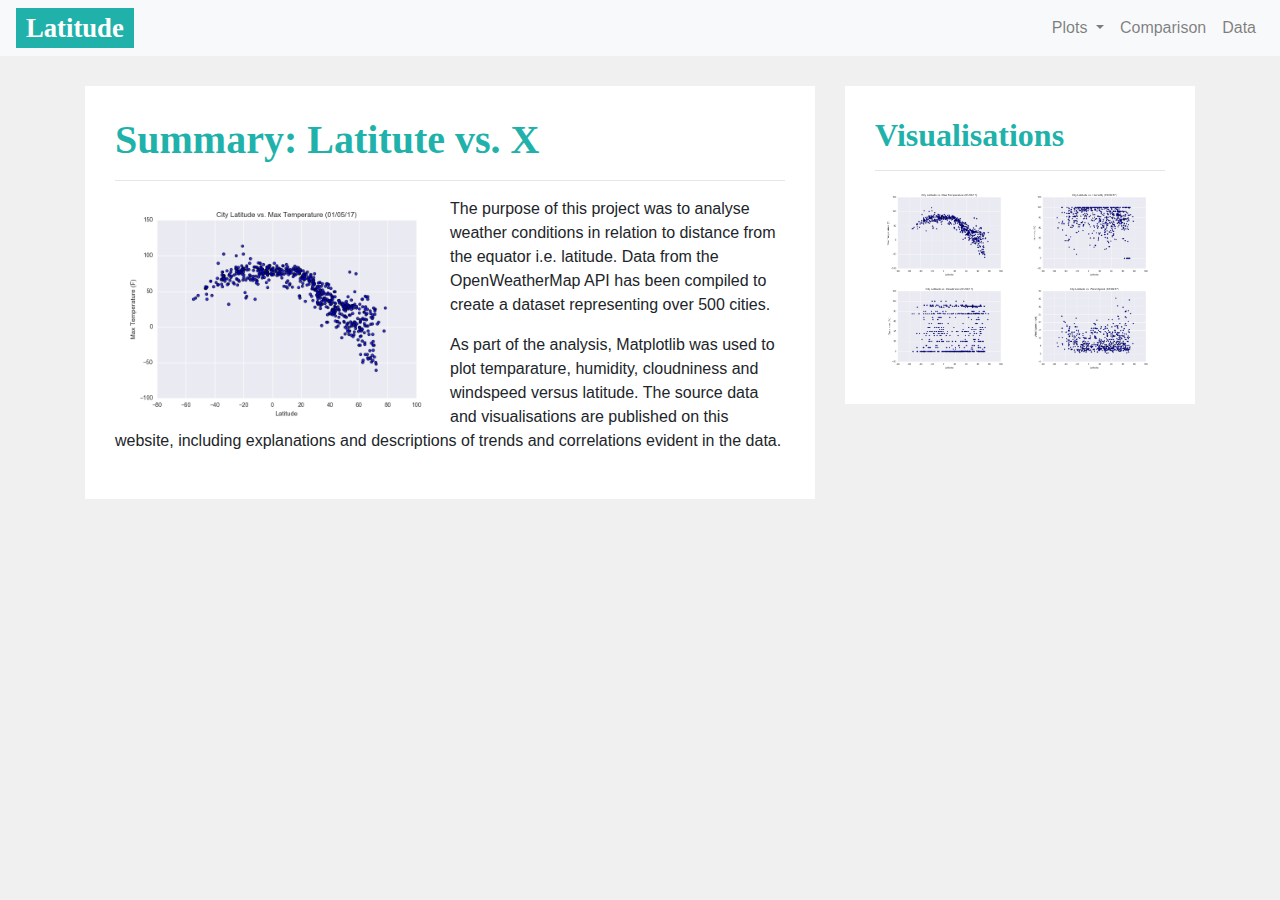
<file: WebVisualisations/index.html>
<!DOCTYPE html>
<html lang="en-us">

<head>

  <meta charset="UTF-8">
  <title>Latitude</title>

 <!-- Link to Bootstrap and css -->
 <link rel="stylesheet" href="https://stackpath.bootstrapcdn.com/bootstrap/4.3.1/css/bootstrap.min.css" integrity="sha384-ggOyR0iXCbMQv3Xipma34MD+dH/1fQ784/j6cY/iJTQUOhcWr7x9JvoRxT2MZw1T" crossorigin="anonymous"> 
 <link rel="stylesheet" href="style.css">
</head>

<body>

<!-- Navigation menu -->

    <!-- (LHS) Name of the site with link to return to landing page -->
    <nav class="navbar navbar-expand-lg navbar-light bg-light">
        <a class="navbar-brand" href="index.html">Latitude</a>
        <button class="navbar-toggler" type="button" data-toggle="collapse" data-target="#navbarSupportedContent" aria-controls="navbarSupportedContent" aria-expanded="false" aria-label="Toggle navigation">
          <span class="navbar-toggler-icon"></span>
        </button>

    <!-- (RHS) Dropdown menu "Plots", with a link to each viz page  -->
    <!-- (RHS) Link to "Comparisons" page -->
    <!-- (RHS) Link to "Data" page -->
    
        <div class="collapse navbar-collapse" id="navbarSupportedContent">
         <ul class="navbar-nav ml-auto">
          <li class="nav-item dropdown">
            <a class="nav-link dropdown-toggle" href="#" id="navbarDropdown" role="button" data-toggle="dropdown" aria-haspopup="true" aria-expanded="false">
              Plots
            </a>
            <div class="dropdown-menu" aria-labelledby="navbarDropdown">
              <a class="dropdown-item" href="temp.html">Max Temperature</a>
              <a class="dropdown-item" href="humidity.html">Humidity</a>
              <a class="dropdown-item" href="cloudiness.html">Cloudiness</a>
              <a class="dropdown-item" href="wind.html">Wind Speed</a>
            </div>
          </li>
            <li class="nav-item">
                <a class="nav-link" href="comparison.html">Comparison</a>
            </li>
            <li class="nav-item">
                <a class="nav-link" href="data.html">Data</a>
            </li>
         </ul>
    </nav>

    <!-- Page content -->

    <!-- Project description -->
        <div class="container">
            <div class="row">
                <div class="col-sm-12 col-lg-8">
                  <!-- First column -->
                  <div class="box">
                    <h1> Summary: Latitute vs. X</h1>
                    <hr>
                    <img src="assets/Fig1.png" class="thumbnail float-left" alt="Max temperature plot">
                    <p>
                      The purpose of this project was to analyse weather conditions in relation to distance from the equator i.e. latitude. Data from the OpenWeatherMap API has been compiled to create a dataset representing over 500 cities. <br>
                    </p>
                    <p>  
                      As part of the analysis, Matplotlib was used to plot temparature, humidity, cloudniness and windspeed versus latitude. The source data and visualisations are published on this website, including explanations and descriptions of trends and correlations evident in the data.
                    </p>
                  </div>
                </div>
                <div class="col-sm-12 col-lg-4">
                  <!-- Second column -->
                  <div class="box">
                    <h2> Visualisations</h2>
                    <hr>
                    <div class="container" id="gallery-box">
                      <div class="row">
                        <div class="col-sm-3 col-lg-6">
                          <a href="temp.html"><img src="assets/Fig1.png" class="gallery" alt="Max temperature"></a>
                         </div>
                        <div class="col-sm-3 col-lg-6">
                          <a href="humidity.html"><img src="assets/Fig2.png" class="gallery" alt="Humidity"></a>
                        </div>
                        <div class="col-sm-3 col-lg-6">
                          <a href="cloudiness.html"><img src="assets/Fig3.png" class="gallery" alt="Cloudiness"></a>
                        </div>
                        <div class="col-sm-3 col-lg-6">
                          <a href="wind.html"><img src="assets/Fig4.png" class="gallery" alt="Wind speed"></a>
                        </div>
                      </div>
                    </div>
                  </div>
                </div>
              </div>
          </div>

<!-- Boostrap js -->

<script src="https://code.jquery.com/jquery-3.3.1.slim.min.js" integrity="sha384-q8i/X+965DzO0rT7abK41JStQIAqVgRVzpbzo5smXKp4YfRvH+8abtTE1Pi6jizo" crossorigin="anonymous"></script>
<script src="https://cdnjs.cloudflare.com/ajax/libs/popper.js/1.14.7/umd/popper.min.js" integrity="sha384-UO2eT0CpHqdSJQ6hJty5KVphtPhzWj9WO1clHTMGa3JDZwrnQq4sF86dIHNDz0W1" crossorigin="anonymous"></script>
<script src="https://stackpath.bootstrapcdn.com/bootstrap/4.3.1/js/bootstrap.min.js" integrity="sha384-JjSmVgyd0p3pXB1rRibZUAYoIIy6OrQ6VrjIEaFf/nJGzIxFDsf4x0xIM+B07jRM" crossorigin="anonymous"></script>

</body>
  
</html>
</file>
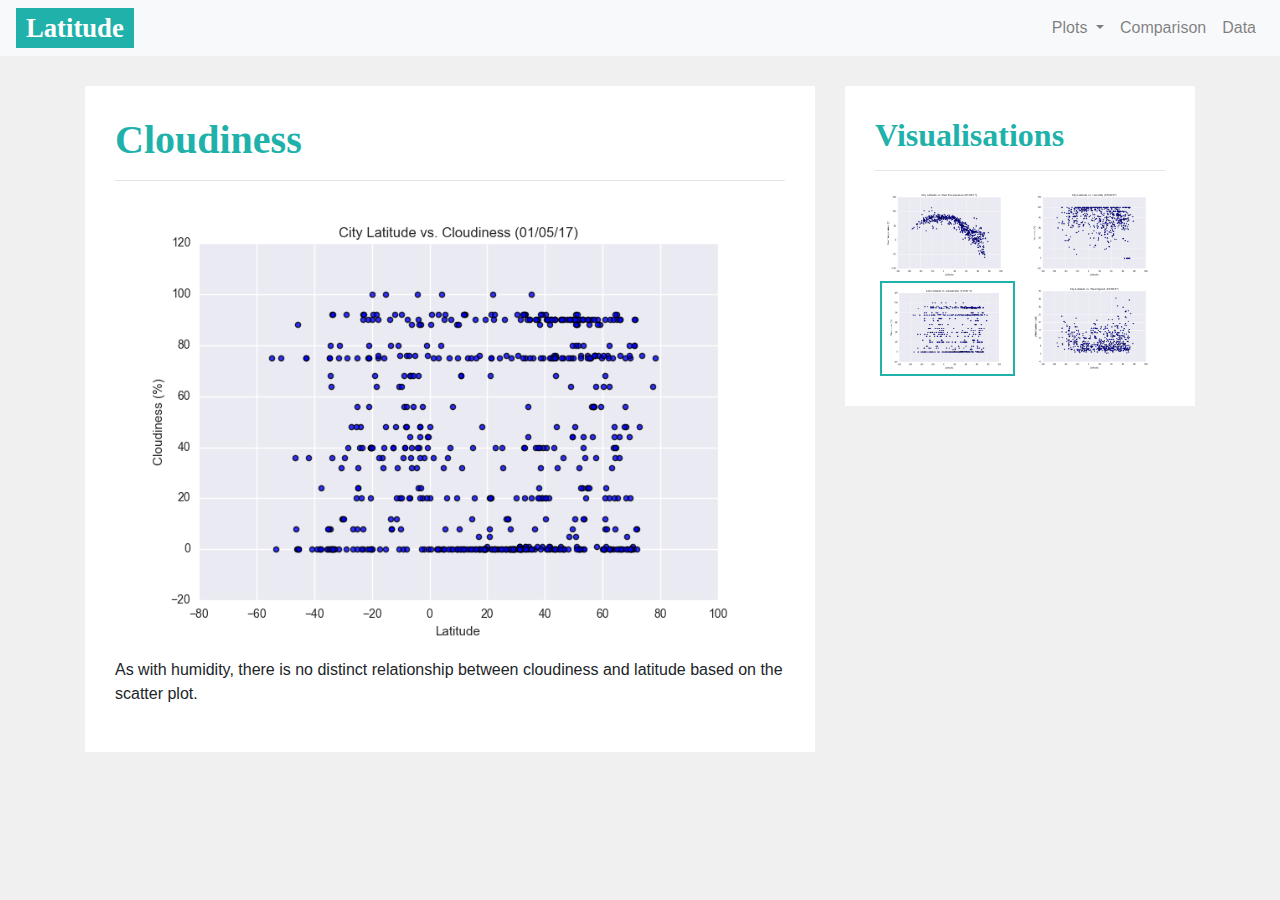
<file: WebVisualisations/cloudiness.html>
<!DOCTYPE html>
<html lang="en-us">

<head>

  <meta charset="UTF-8">
  <title>Cloudiness</title>

 <!-- Link to Bootstrap and css -->
 <link rel="stylesheet" href="https://stackpath.bootstrapcdn.com/bootstrap/4.3.1/css/bootstrap.min.css" integrity="sha384-ggOyR0iXCbMQv3Xipma34MD+dH/1fQ784/j6cY/iJTQUOhcWr7x9JvoRxT2MZw1T" crossorigin="anonymous">

 <link rel="stylesheet" href="style.css">
</head>

<body>

<!-- Navigation menu (responsive; invert colours) -->

    <!-- (LHS) Name of the site with link to return to landing page -->
    <nav class="navbar navbar-expand-lg navbar-light bg-light">
        <a class="navbar-brand" href="index.html">Latitude</a>
        <button class="navbar-toggler" type="button" data-toggle="collapse" data-target="#navbarSupportedContent" aria-controls="navbarSupportedContent" aria-expanded="false" aria-label="Toggle navigation">
          <span class="navbar-toggler-icon"></span>
        </button>

    <!-- (RHS) Dropdown menu "Plots", with a link to each viz page  -->
    <!-- (RHS) Link to "Comparisons" page -->
    <!-- (RHS) Link to "Data" page -->
    
        <div class="collapse navbar-collapse" id="navbarSupportedContent">
         <ul class="navbar-nav ml-auto">
          <li class="nav-item dropdown">
            <a class="nav-link dropdown-toggle" href="#" id="navbarDropdown" role="button" data-toggle="dropdown" aria-haspopup="true" aria-expanded="false">
              Plots
            </a>
            <div class="dropdown-menu" aria-labelledby="navbarDropdown">
              <a class="dropdown-item" href="temp.html">Max Temperature</a>
              <a class="dropdown-item" href="humidity.html">Humidity</a>
              <a class="dropdown-item" href="cloudiness.html">Cloudiness</a>
              <a class="dropdown-item" href="wind.html">Wind Speed</a>
            </div>
          </li>
            <li class="nav-item">
                <a class="nav-link" href="comparison.html">Comparison</a>
            </li>
            <li class="nav-item">
                <a class="nav-link" href="data.html">Data</a>
            </li>
         </ul>
    </nav>

    <!-- Page content -->
    <div class="container">
        <div class="row">
            <div class="col-sm-12 col-lg-8">
              <!-- Main visualisation -->
              <div class="box">
                <h1> Cloudiness </h1>
                <hr>
                <img src="assets/Fig3.png" class="visualisation" alt="Cloudiness">
                <p>
                  As with humidity, there is no distinct relationship between cloudiness and latitude based on the scatter plot.<br>
                </p>
              </div>
            </div>
            <div class="col-sm-12 col-lg-4">
              <!-- Visualisation gallery -->
              <div class="box">
                <h2> Visualisations</h2>
                <hr>
                <div class="container" id="gallery-box">
                  <div class="row">
                    <div class="col-sm-4 col-lg-6">
                      <a href="temp.html"><img src="assets/Fig1.png" class="gallery" alt="Max temperature"></a>
                     </div>
                    <div class="col-sm-4 col-lg-6">
                      <a href="humidity.html"><img src="assets/Fig2.png" class="gallery" alt="Humidity"></a>
                    </div>
                    <div class="col-sm-4 col-lg-6">
                      <a href="cloudiness.html"><img src="assets/Fig3.png" class="gallery" id="active-image" alt="Cloudiness"></a>
                    </div>
                    <div class="offset-sm-4 offset-lg-0 col-sm-4 col-lg-6">
                      <a href="wind.html"><img src="assets/Fig4.png" class="gallery" alt="Wind speed"></a>
                    </div>
                </div>
              </div>
            </div>
          </div>
      </div>


<!-- Boostrap js -->

<script src="https://code.jquery.com/jquery-3.3.1.slim.min.js" integrity="sha384-q8i/X+965DzO0rT7abK41JStQIAqVgRVzpbzo5smXKp4YfRvH+8abtTE1Pi6jizo" crossorigin="anonymous"></script>
<script src="https://cdnjs.cloudflare.com/ajax/libs/popper.js/1.14.7/umd/popper.min.js" integrity="sha384-UO2eT0CpHqdSJQ6hJty5KVphtPhzWj9WO1clHTMGa3JDZwrnQq4sF86dIHNDz0W1" crossorigin="anonymous"></script>
<script src="https://stackpath.bootstrapcdn.com/bootstrap/4.3.1/js/bootstrap.min.js" integrity="sha384-JjSmVgyd0p3pXB1rRibZUAYoIIy6OrQ6VrjIEaFf/nJGzIxFDsf4x0xIM+B07jRM" crossorigin="anonymous"></script>

</body>
  
</html>
</file>
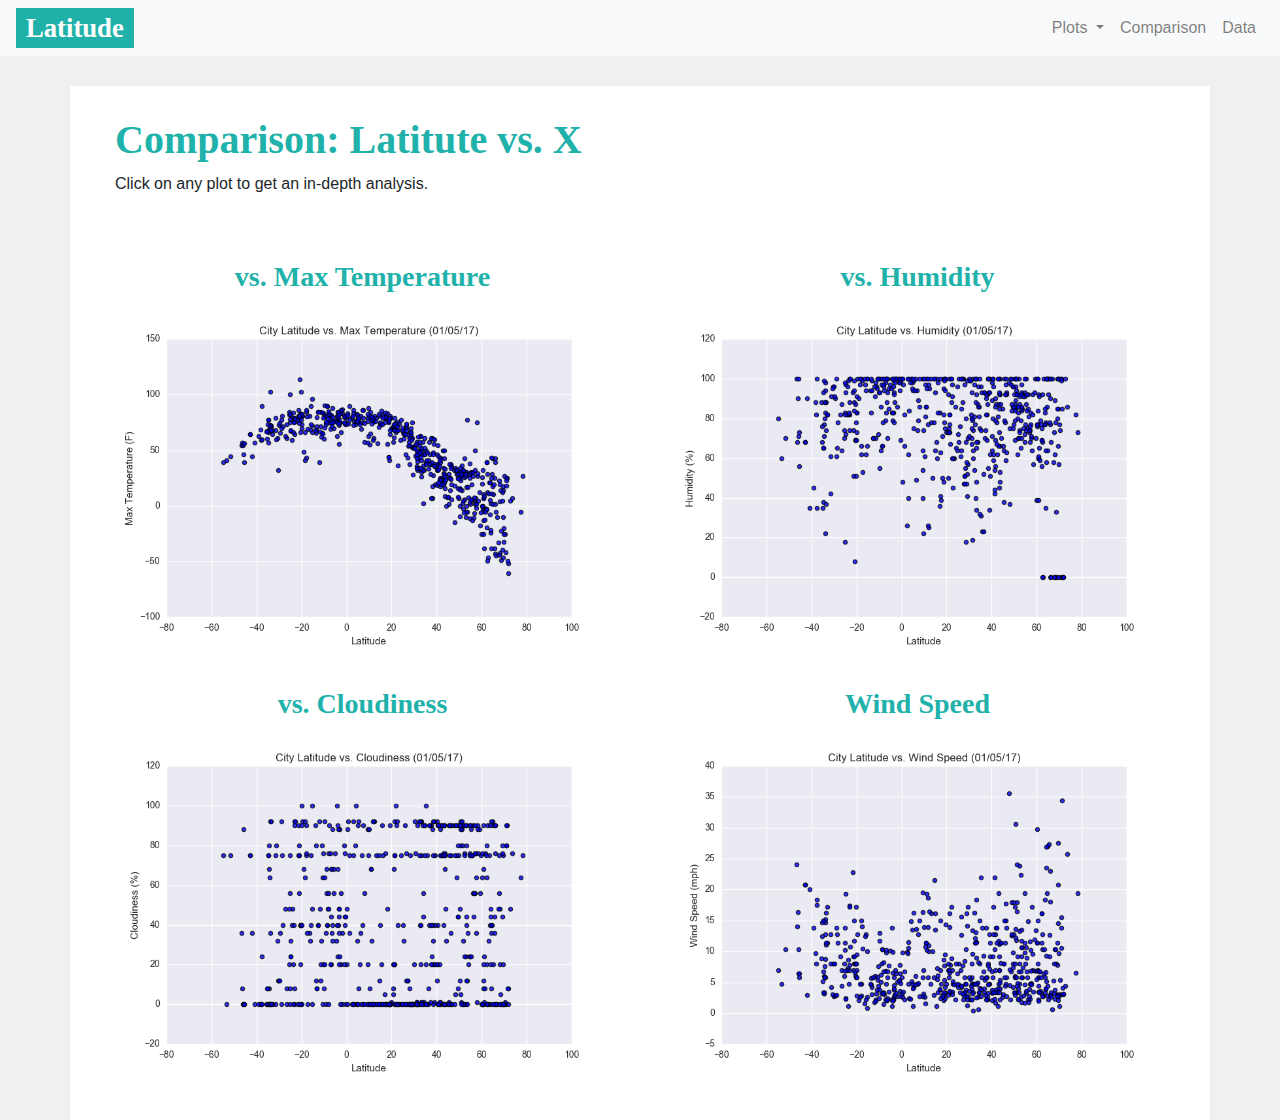
<file: WebVisualisations/comparison.html>
<!DOCTYPE html>
<html lang="en-us">

<head>

  <meta charset="UTF-8">
  <title>Comparison: Latitude vs X</title>

 <!-- Link to Bootstrap and css -->
 <link rel="stylesheet" href="https://stackpath.bootstrapcdn.com/bootstrap/4.3.1/css/bootstrap.min.css" integrity="sha384-ggOyR0iXCbMQv3Xipma34MD+dH/1fQ784/j6cY/iJTQUOhcWr7x9JvoRxT2MZw1T" crossorigin="anonymous">

 <link rel="stylesheet" href="style.css">
</head>

<body>

<!-- Navigation menu -->

    <!-- (LHS) Name of the site with link to return to landing page -->
    <nav class="navbar navbar-expand-lg navbar-light bg-light">
        <a class="navbar-brand" href="index.html">Latitude</a>
        <button class="navbar-toggler" type="button" data-toggle="collapse" data-target="#navbarSupportedContent" aria-controls="navbarSupportedContent" aria-expanded="false" aria-label="Toggle navigation">
          <span class="navbar-toggler-icon"></span>
        </button>

    <!-- (RHS) Dropdown menu "Plots", with a link to each viz page  -->
    <!-- (RHS) Link to "Comparisons" page -->
    <!-- (RHS) Link to "Data" page -->
    
        <div class="collapse navbar-collapse" id="navbarSupportedContent">
         <ul class="navbar-nav ml-auto">
          <li class="nav-item dropdown">
            <a class="nav-link dropdown-toggle" href="#" id="navbarDropdown" role="button" data-toggle="dropdown" aria-haspopup="true" aria-expanded="false">
              Plots
            </a>
            <div class="dropdown-menu" aria-labelledby="navbarDropdown">
              <a class="dropdown-item" href="temp.html">Max Temperature</a>
              <a class="dropdown-item" href="humidity.html">Humidity</a>
              <a class="dropdown-item" href="cloudiness.html">Cloudiness</a>
              <a class="dropdown-item" href="wind.html">Wind Speed</a>
            </div>
          </li>
            <li class="nav-item">
                <a class="nav-link" href="comparison.html">Comparison</a>
            </li>
            <li class="nav-item">
                <a class="nav-link" href="data.html">Data</a>
            </li>
         </ul>
    </nav>

    <!-- Page content -->
        <div class="container">
          <div class="row box">
           <div class="col-12">
            <h1> Comparison: Latitute vs. X</h1>
            <p>
            Click on any plot to get an in-depth analysis.<br>
            <br>
            <br>
            </p>
           </div>
          <div class="row">
            <div class="col-sm-12 col-md-6">
              <h3> vs. Max Temperature</h3>
              <a href="temp.html"><img src="assets/Fig1.png" class="gallery" alt="Max temperature"></a>
            </div>
            <div class="col-sm-12 col-md-6">
              <h3> vs. Humidity</h3>
              <a href="humidity.html"><img src="assets/Fig2.png" class="gallery" alt="Humidity"></a>
            </div>
            <div class="col-sm-12 col-md-6">
              <br>
              <h3> vs. Cloudiness </h3>
              <a href="cloudiness.html"><img src="assets/Fig3.png" class="gallery" alt="Cloudiness"></a>
            </div>
            <div class="col-sm-12 col-md-6">
              <br>
              <h3> Wind Speed</h3>
              <a href="wind.html"><img src="assets/Fig4.png" class="gallery" alt="Wind speed"></a>
            </div>
          </div>
        </div>

<!-- Boostrap js -->

<script src="https://code.jquery.com/jquery-3.3.1.slim.min.js" integrity="sha384-q8i/X+965DzO0rT7abK41JStQIAqVgRVzpbzo5smXKp4YfRvH+8abtTE1Pi6jizo" crossorigin="anonymous"></script>
<script src="https://cdnjs.cloudflare.com/ajax/libs/popper.js/1.14.7/umd/popper.min.js" integrity="sha384-UO2eT0CpHqdSJQ6hJty5KVphtPhzWj9WO1clHTMGa3JDZwrnQq4sF86dIHNDz0W1" crossorigin="anonymous"></script>
<script src="https://stackpath.bootstrapcdn.com/bootstrap/4.3.1/js/bootstrap.min.js" integrity="sha384-JjSmVgyd0p3pXB1rRibZUAYoIIy6OrQ6VrjIEaFf/nJGzIxFDsf4x0xIM+B07jRM" crossorigin="anonymous"></script>

</body>
  
</html>
</file>
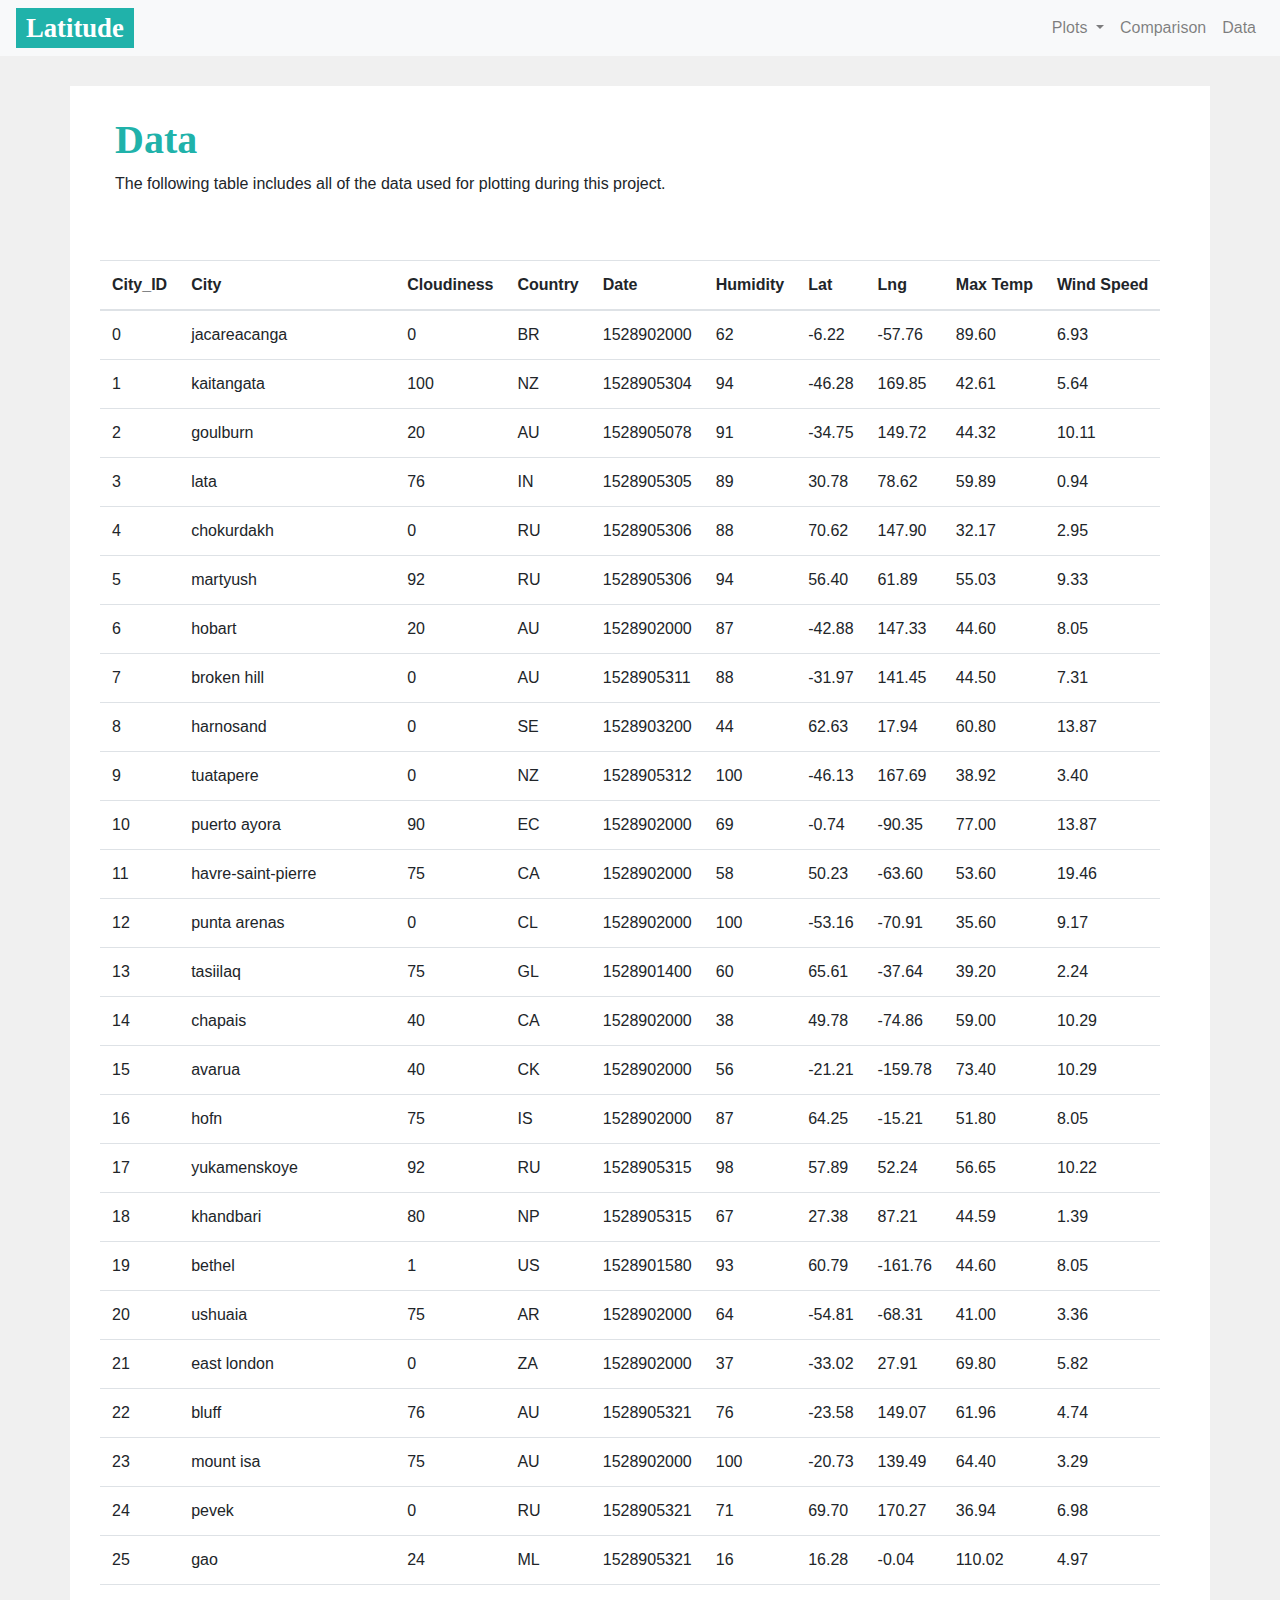
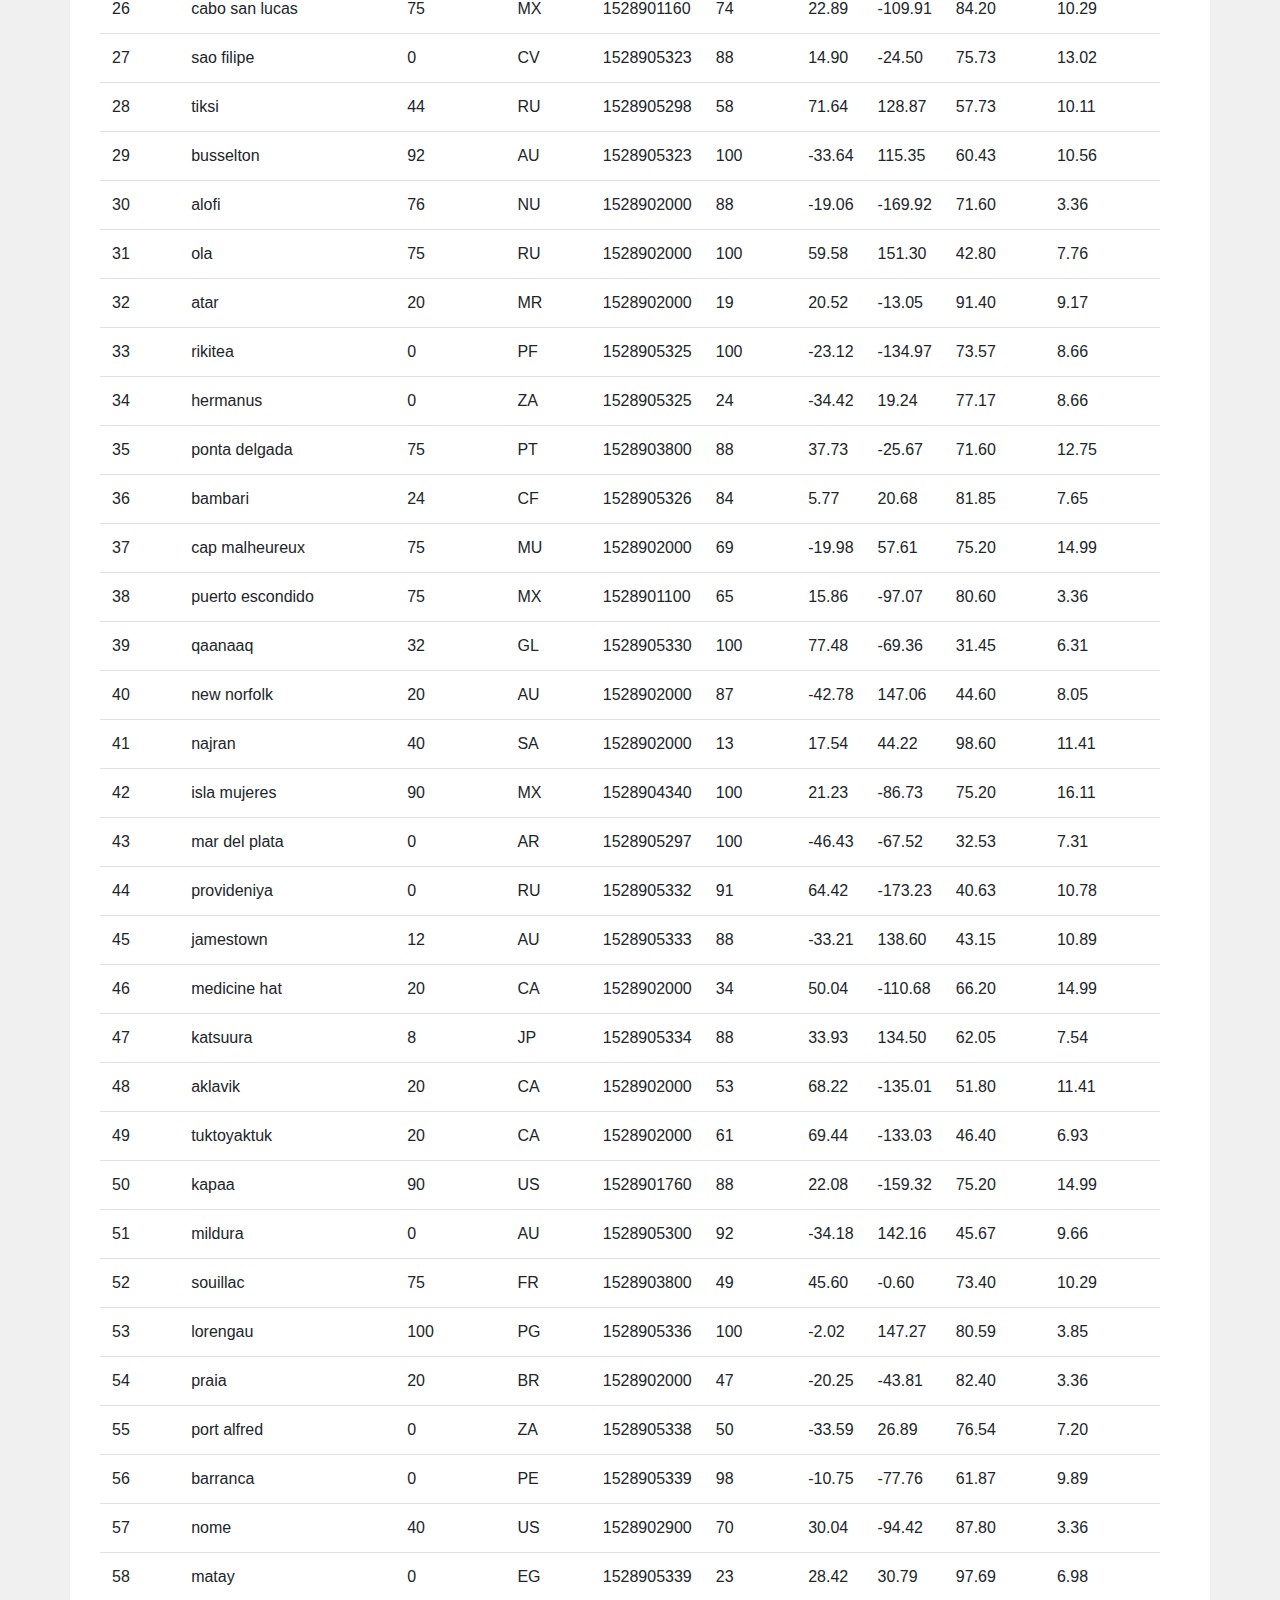
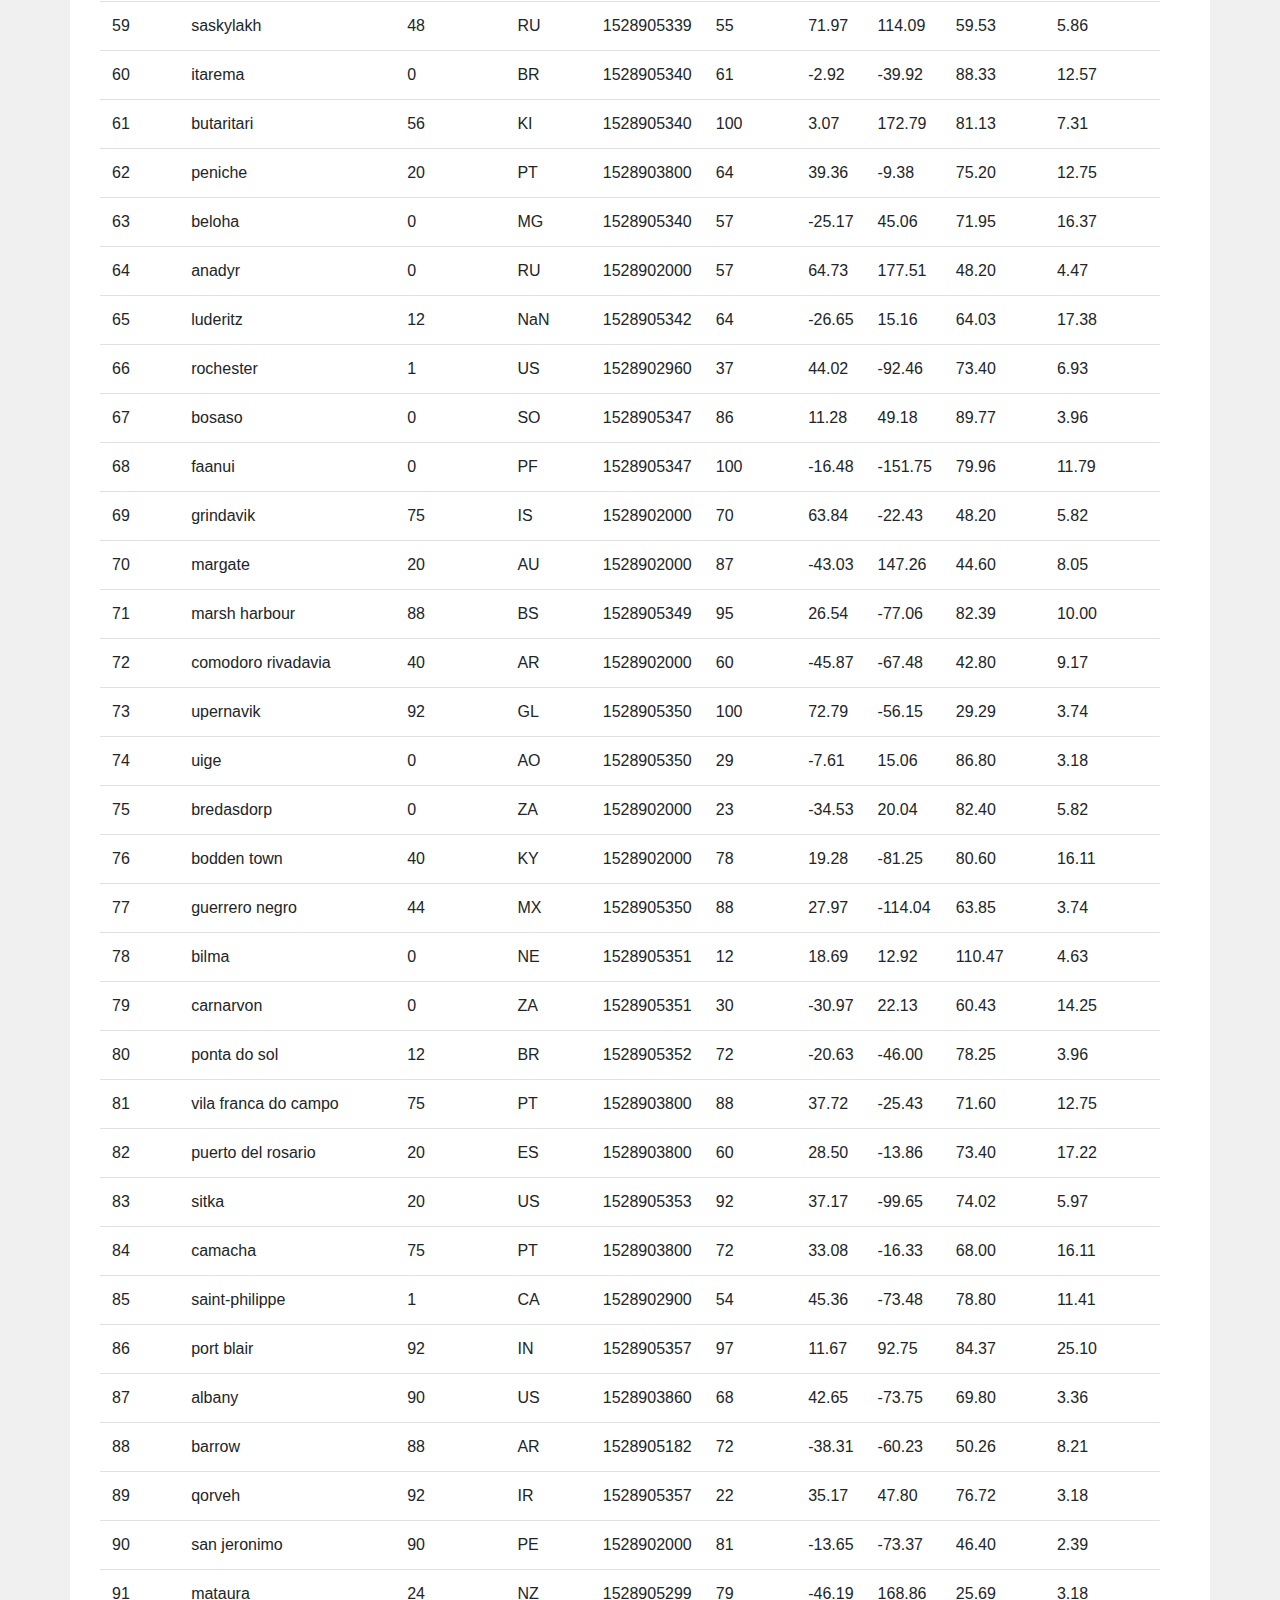
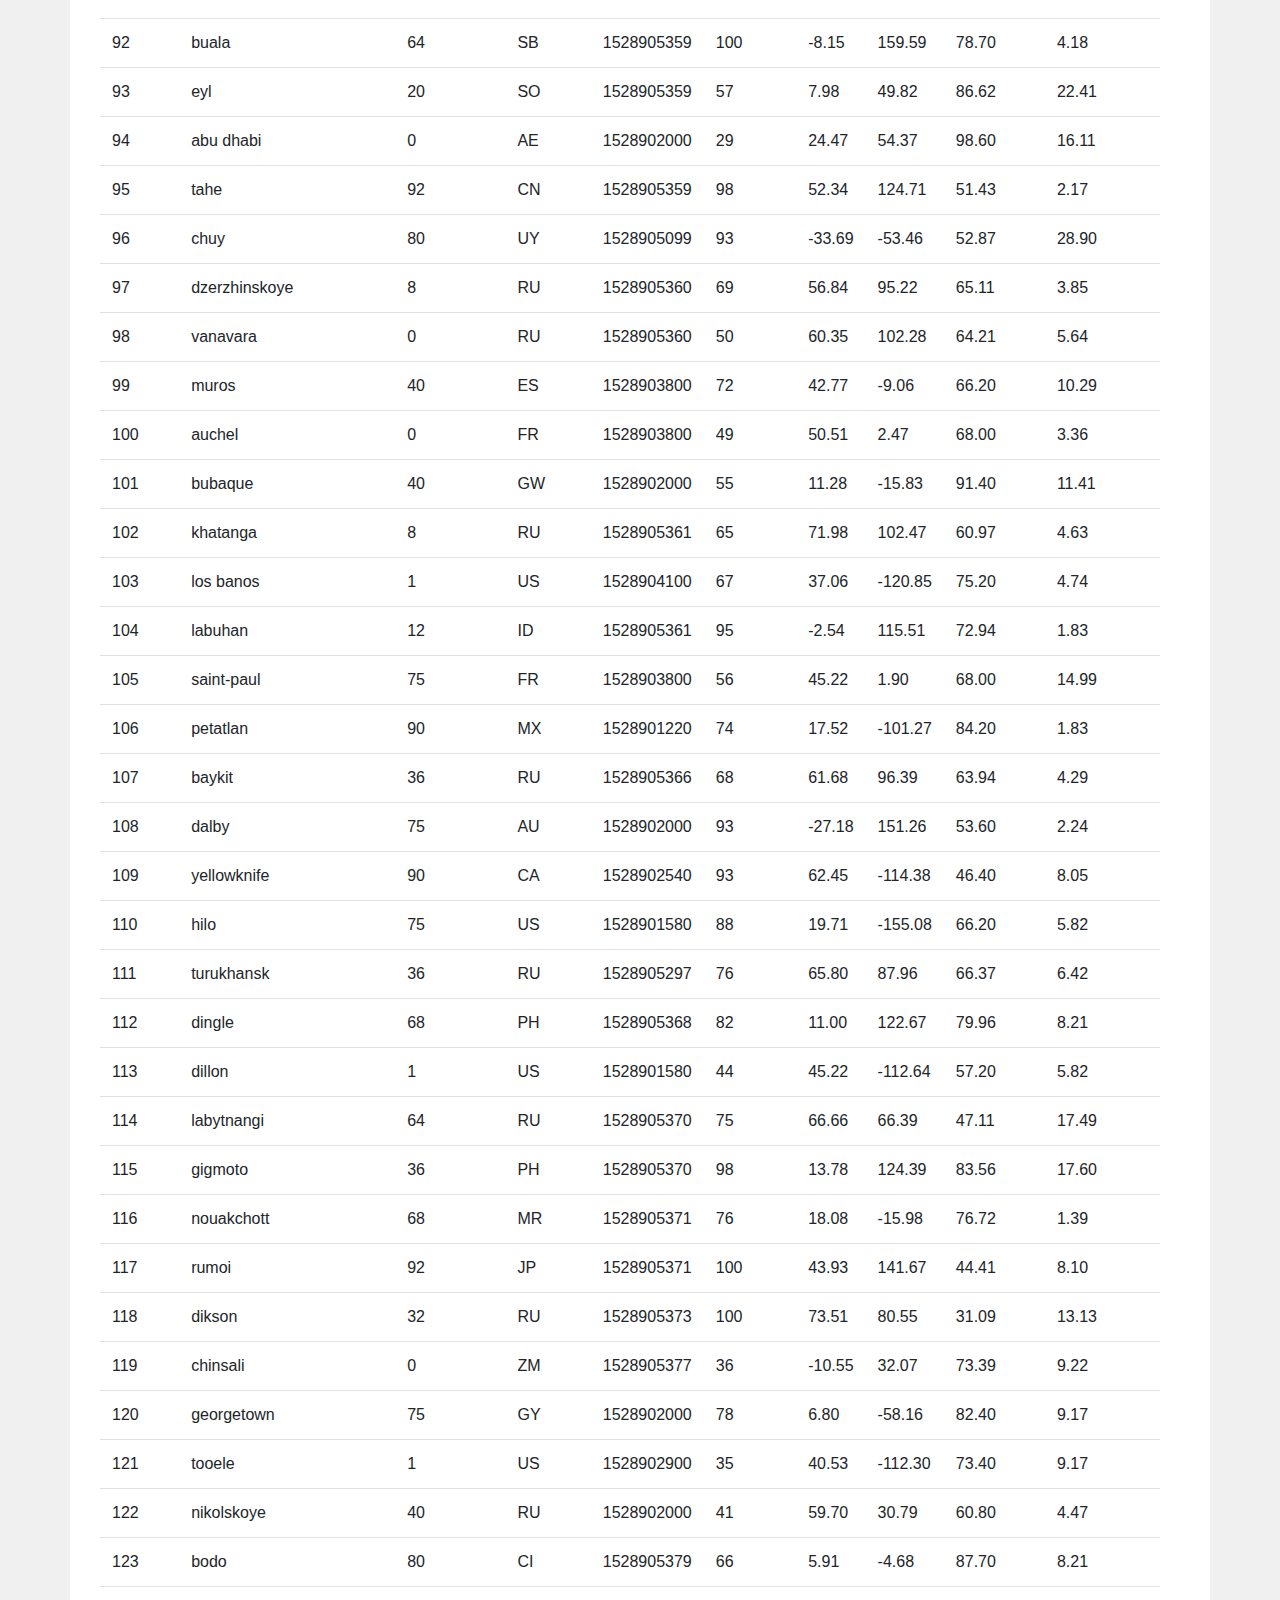
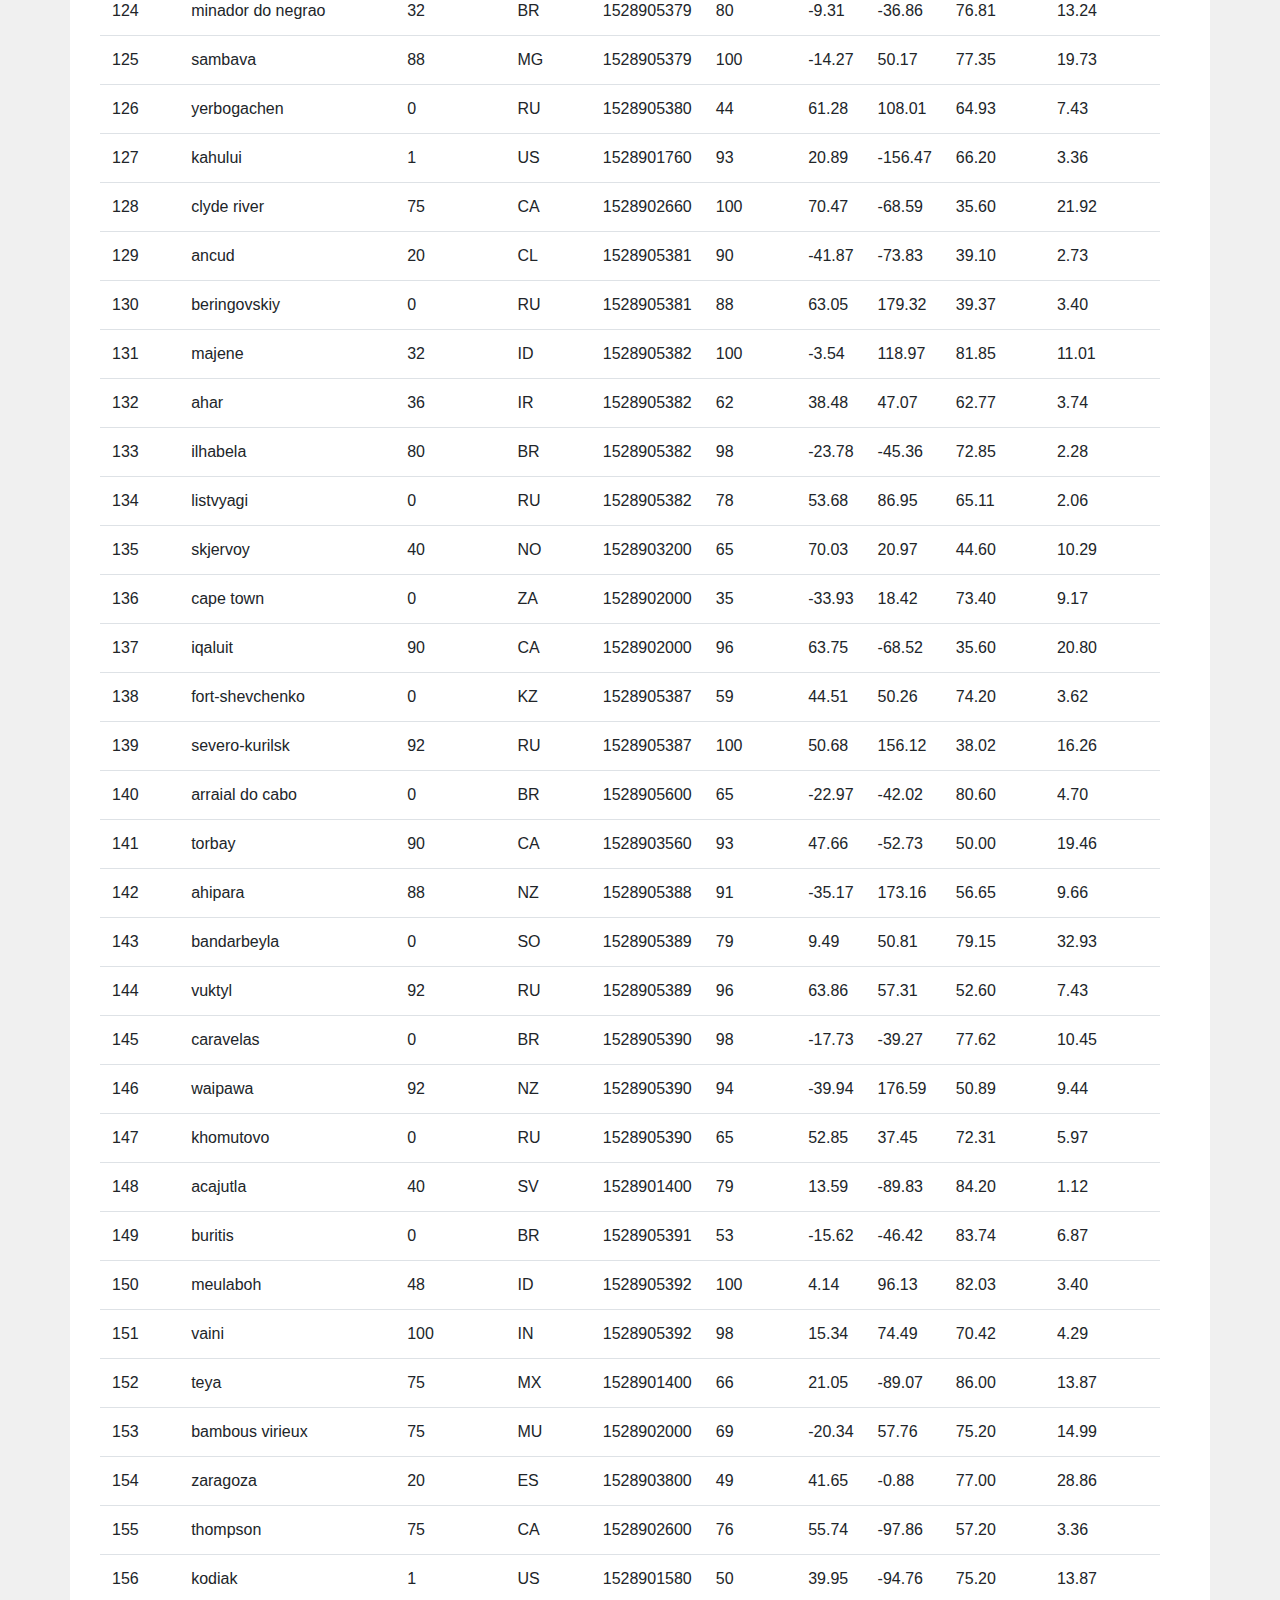
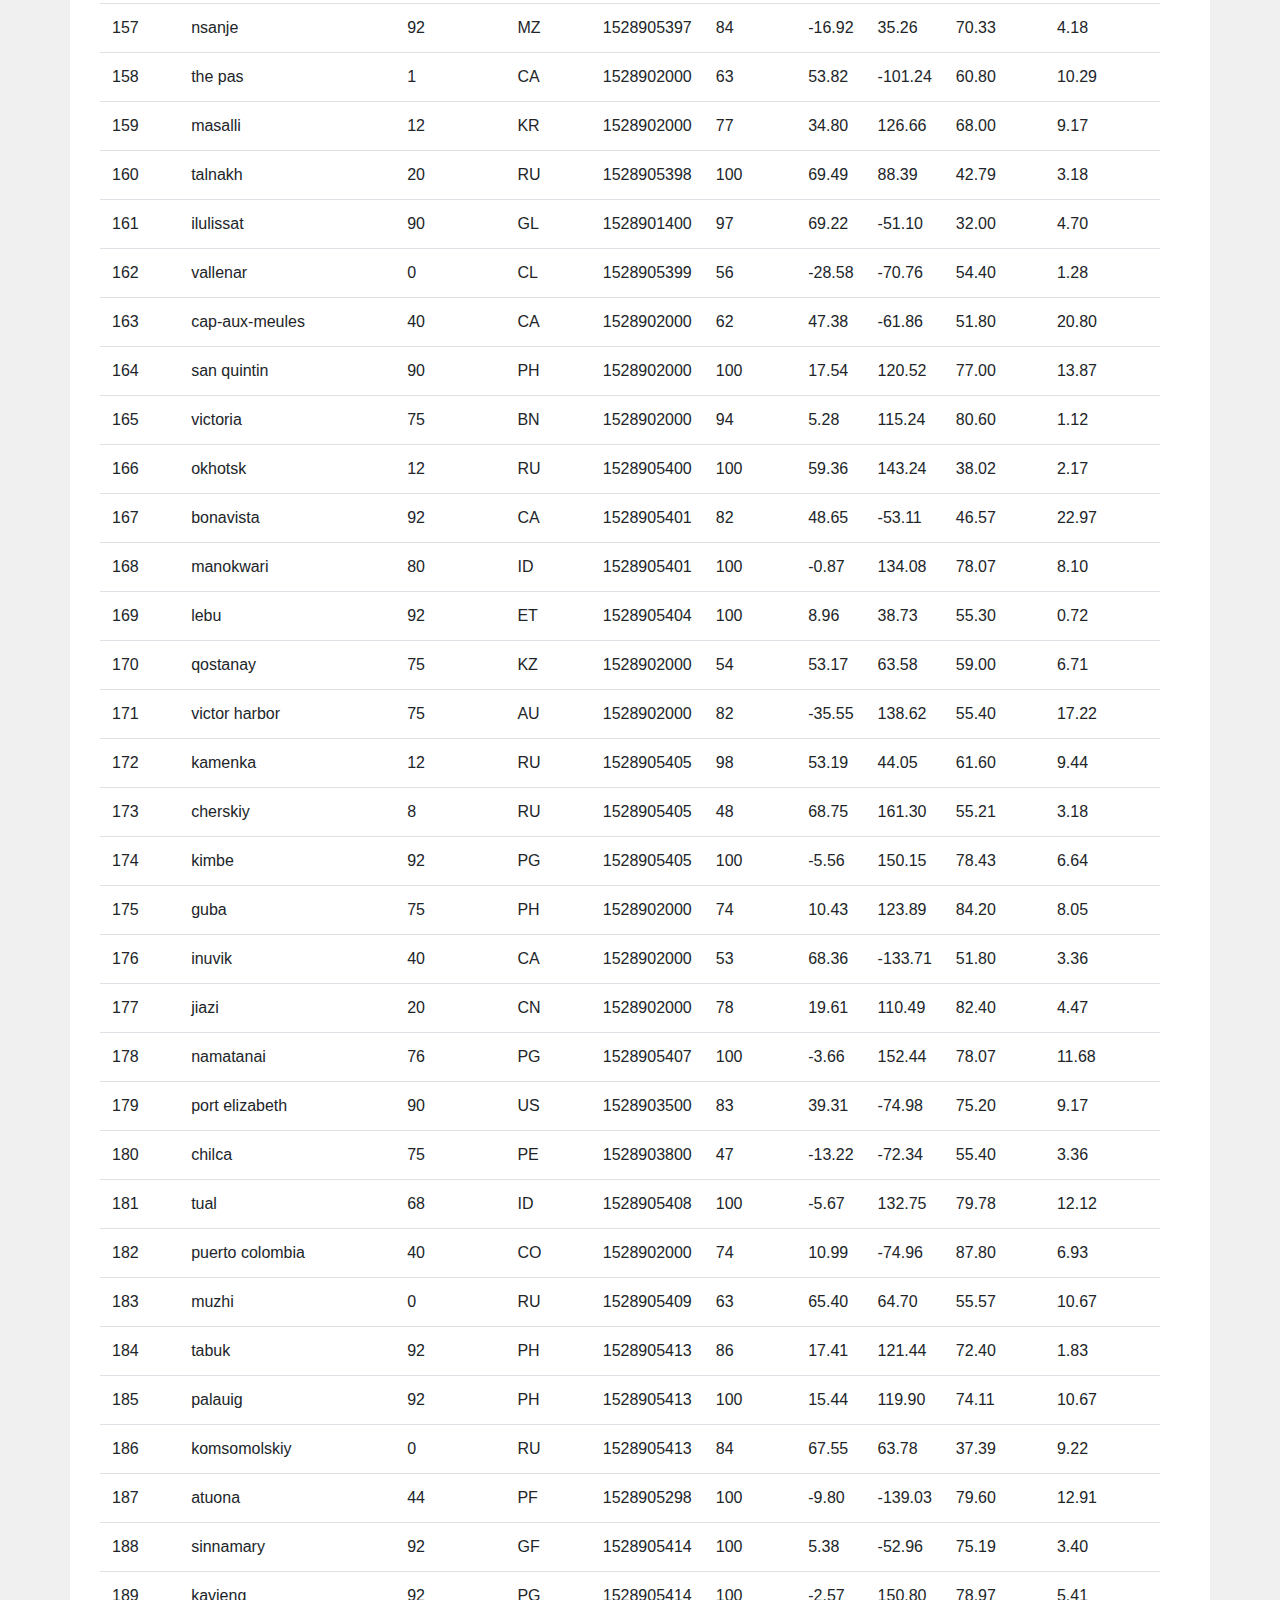
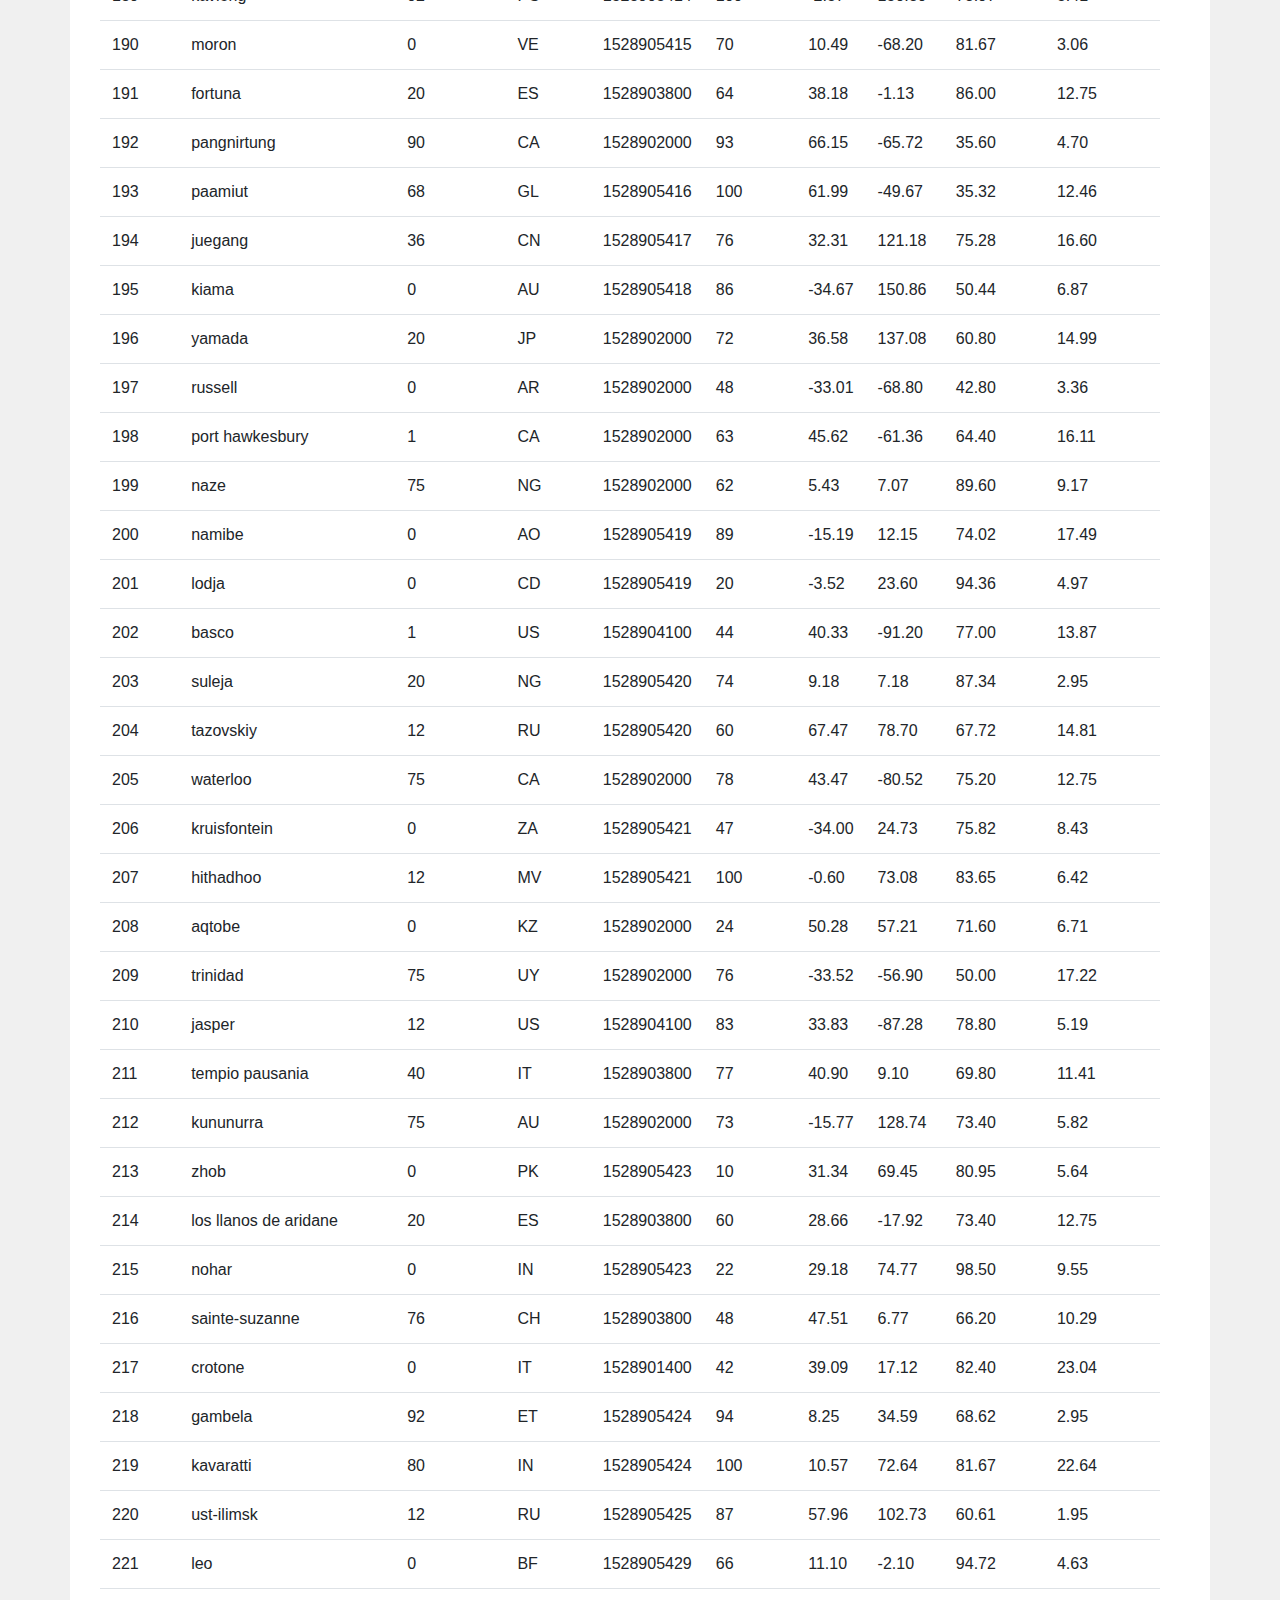
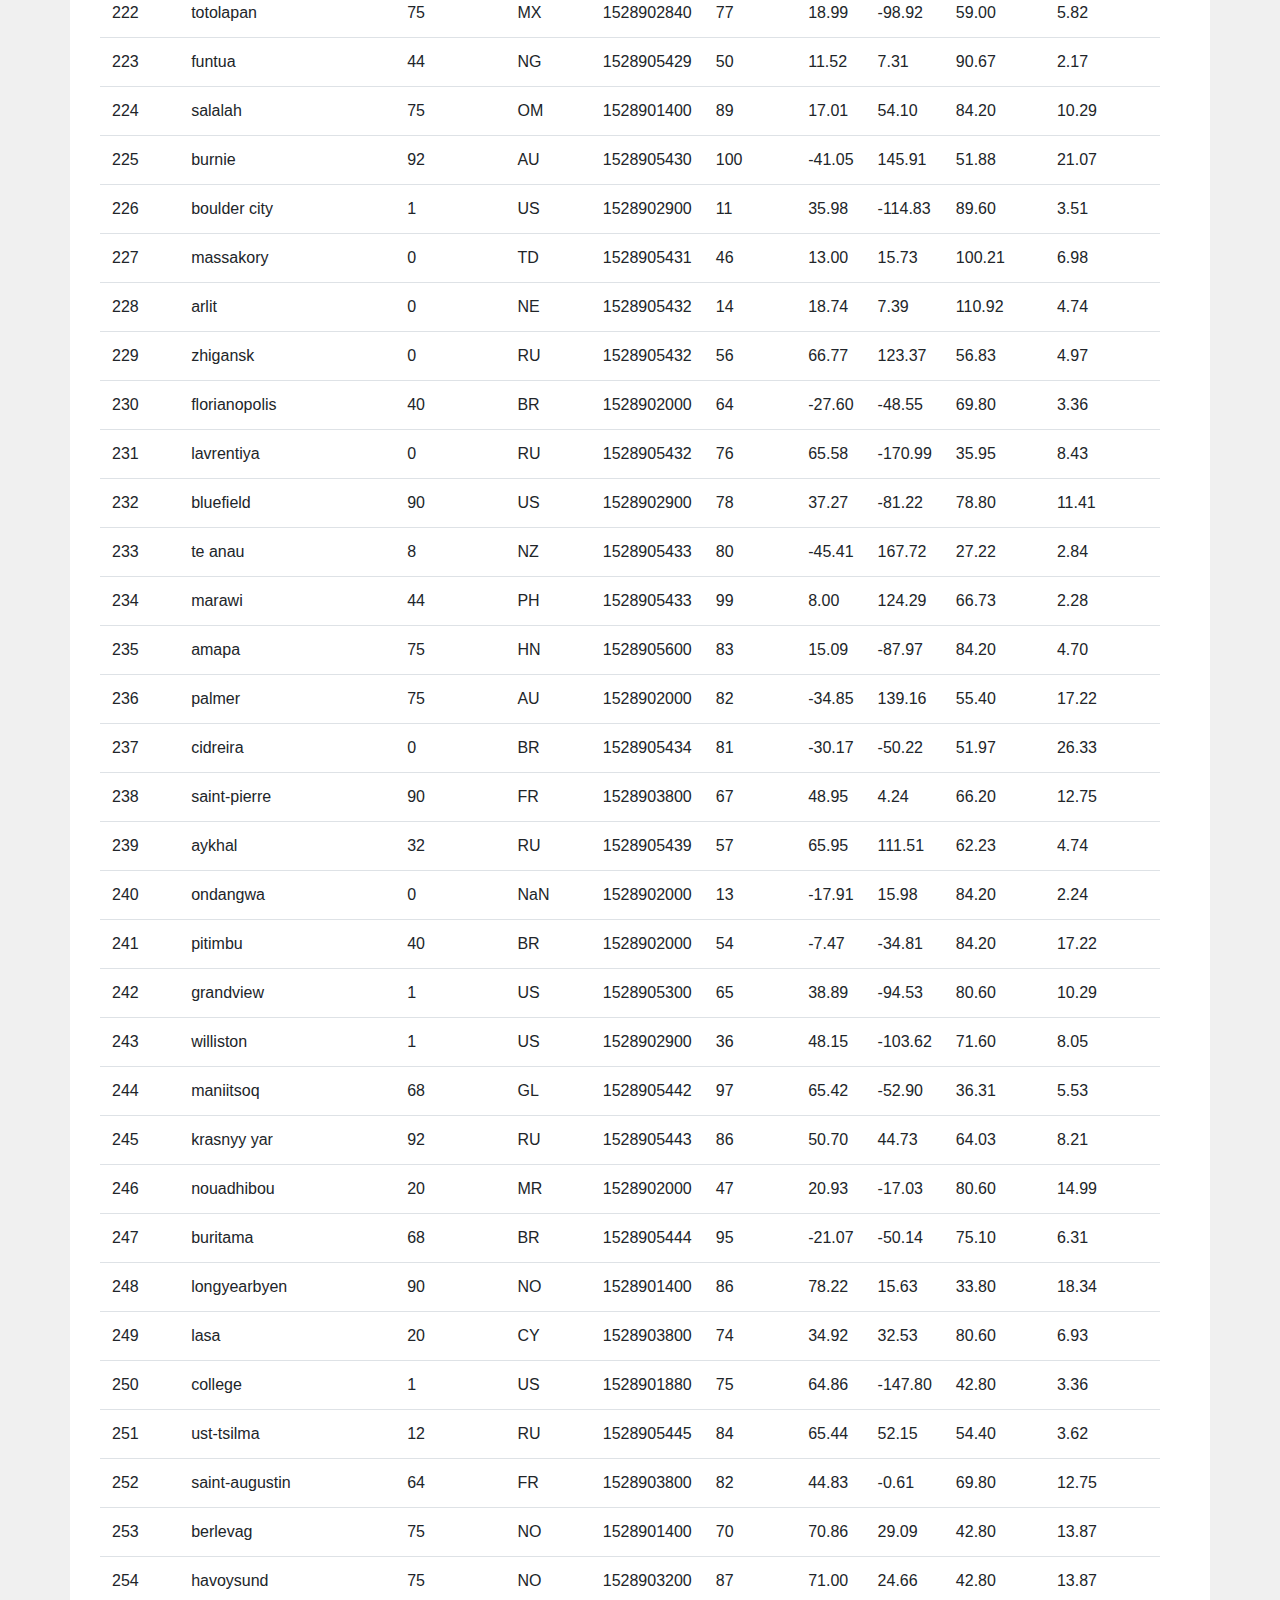
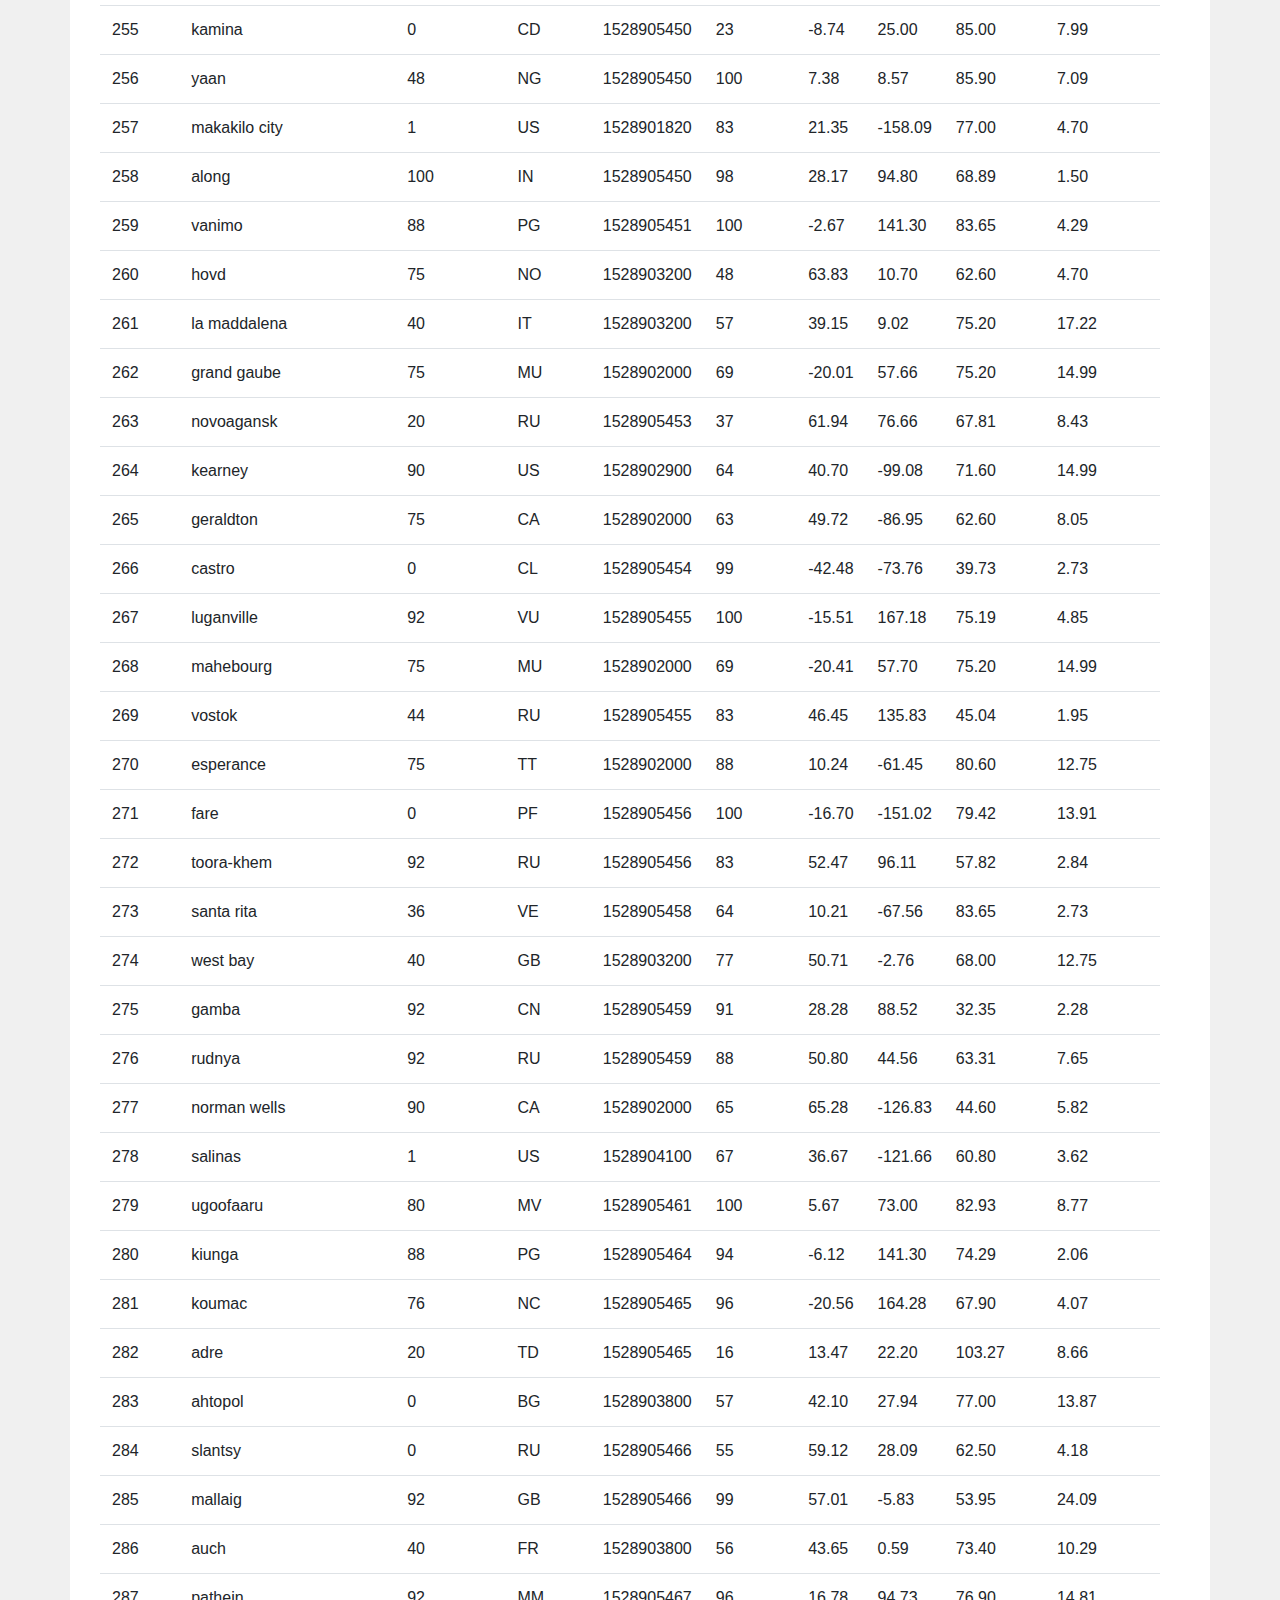
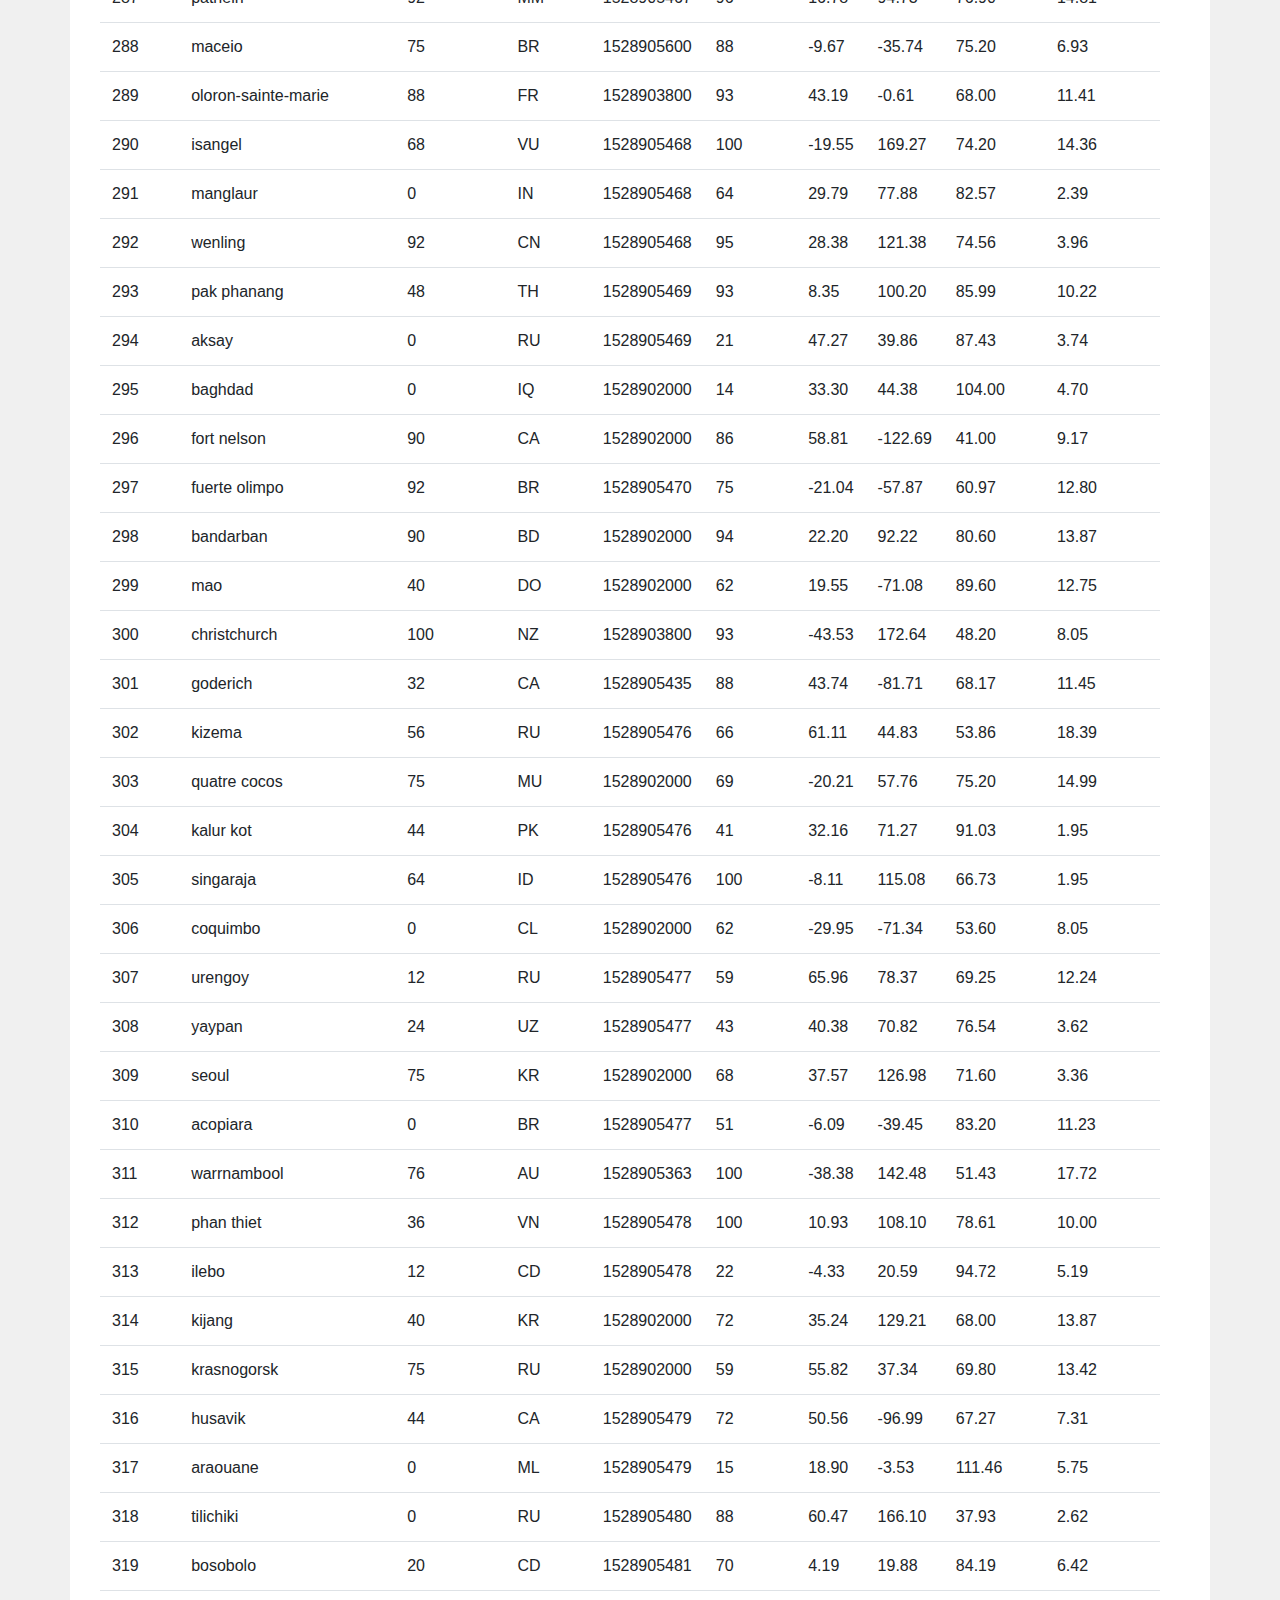
<file: WebVisualisations/data.html>
<!DOCTYPE html>
<html lang="en-us">

<head>

  <meta charset="UTF-8">
  <title>Comparison: Latitude vs X</title>

 <!-- Link to Bootstrap and css -->
 <link rel="stylesheet" href="https://stackpath.bootstrapcdn.com/bootstrap/4.3.1/css/bootstrap.min.css" integrity="sha384-ggOyR0iXCbMQv3Xipma34MD+dH/1fQ784/j6cY/iJTQUOhcWr7x9JvoRxT2MZw1T" crossorigin="anonymous">

 <link rel="stylesheet" href="style.css">
</head>

<body>

<!-- Navigation menu -->

    <!-- (LHS) Name of the site with link to return to landing page -->
    <nav class="navbar navbar-expand-lg navbar-light bg-light">
        <a class="navbar-brand" href="index.html">Latitude</a>
        <button class="navbar-toggler" type="button" data-toggle="collapse" data-target="#navbarSupportedContent" aria-controls="navbarSupportedContent" aria-expanded="false" aria-label="Toggle navigation">
          <span class="navbar-toggler-icon"></span>
        </button>

    <!-- (RHS) Dropdown menu "Plots", with a link to each viz page  -->
    <!-- (RHS) Link to "Comparisons" page -->
    <!-- (RHS) Link to "Data" page -->
    
        <div class="collapse navbar-collapse" id="navbarSupportedContent">
         <ul class="navbar-nav ml-auto">
          <li class="nav-item dropdown">
            <a class="nav-link dropdown-toggle" href="#" id="navbarDropdown" role="button" data-toggle="dropdown" aria-haspopup="true" aria-expanded="false">
              Plots
            </a>
            <div class="dropdown-menu" aria-labelledby="navbarDropdown">
              <a class="dropdown-item" href="temp.html">Max Temperature</a>
              <a class="dropdown-item" href="humidity.html">Humidity</a>
              <a class="dropdown-item" href="cloudiness.html">Cloudiness</a>
              <a class="dropdown-item" href="wind.html">Wind Speed</a>
            </div>
          </li>
            <li class="nav-item">
                <a class="nav-link" href="comparison.html">Comparison</a>
            </li>
            <li class="nav-item">
                <a class="nav-link" href="data.html">Data</a>
            </li>
         </ul>
    </nav>

    <!-- Page content -->
    <div class="container">
      <div class="row box">
       <div class="col-12">
        <h1> Data </h1>
        <p>
          The following table includes all of the data used for plotting during this project.<br>
        <br>
        <br>
        </p>
       </div> 
    <div class="table-responsive-sm">
        <table class="table">
        <thead>
          <tr>
            <th>City_ID</th>
            <th>City</th>
            <th>Cloudiness</th>
            <th>Country</th>
            <th>Date</th>
            <th>Humidity</th>
            <th>Lat</th>
            <th>Lng</th>
            <th>Max Temp</th>
            <th>Wind Speed</th>
          </tr>
        </thead>
        <tbody>
          <tr>
            <td>0</td>
            <td>jacareacanga</td>
            <td>0</td>
            <td>BR</td>
            <td>1528902000</td>
            <td>62</td>
            <td>-6.22</td>
            <td>-57.76</td>
            <td>89.60</td>
            <td>6.93</td>
          </tr>
          <tr>
            <td>1</td>
            <td>kaitangata</td>
            <td>100</td>
            <td>NZ</td>
            <td>1528905304</td>
            <td>94</td>
            <td>-46.28</td>
            <td>169.85</td>
            <td>42.61</td>
            <td>5.64</td>
          </tr>
          <tr>
            <td>2</td>
            <td>goulburn</td>
            <td>20</td>
            <td>AU</td>
            <td>1528905078</td>
            <td>91</td>
            <td>-34.75</td>
            <td>149.72</td>
            <td>44.32</td>
            <td>10.11</td>
          </tr>
          <tr>
            <td>3</td>
            <td>lata</td>
            <td>76</td>
            <td>IN</td>
            <td>1528905305</td>
            <td>89</td>
            <td>30.78</td>
            <td>78.62</td>
            <td>59.89</td>
            <td>0.94</td>
          </tr>
          <tr>
            <td>4</td>
            <td>chokurdakh</td>
            <td>0</td>
            <td>RU</td>
            <td>1528905306</td>
            <td>88</td>
            <td>70.62</td>
            <td>147.90</td>
            <td>32.17</td>
            <td>2.95</td>
          </tr>
          <tr>
            <td>5</td>
            <td>martyush</td>
            <td>92</td>
            <td>RU</td>
            <td>1528905306</td>
            <td>94</td>
            <td>56.40</td>
            <td>61.89</td>
            <td>55.03</td>
            <td>9.33</td>
          </tr>
          <tr>
            <td>6</td>
            <td>hobart</td>
            <td>20</td>
            <td>AU</td>
            <td>1528902000</td>
            <td>87</td>
            <td>-42.88</td>
            <td>147.33</td>
            <td>44.60</td>
            <td>8.05</td>
          </tr>
          <tr>
            <td>7</td>
            <td>broken hill</td>
            <td>0</td>
            <td>AU</td>
            <td>1528905311</td>
            <td>88</td>
            <td>-31.97</td>
            <td>141.45</td>
            <td>44.50</td>
            <td>7.31</td>
          </tr>
          <tr>
            <td>8</td>
            <td>harnosand</td>
            <td>0</td>
            <td>SE</td>
            <td>1528903200</td>
            <td>44</td>
            <td>62.63</td>
            <td>17.94</td>
            <td>60.80</td>
            <td>13.87</td>
          </tr>
          <tr>
            <td>9</td>
            <td>tuatapere</td>
            <td>0</td>
            <td>NZ</td>
            <td>1528905312</td>
            <td>100</td>
            <td>-46.13</td>
            <td>167.69</td>
            <td>38.92</td>
            <td>3.40</td>
          </tr>
          <tr>
            <td>10</td>
            <td>puerto ayora</td>
            <td>90</td>
            <td>EC</td>
            <td>1528902000</td>
            <td>69</td>
            <td>-0.74</td>
            <td>-90.35</td>
            <td>77.00</td>
            <td>13.87</td>
          </tr>
          <tr>
            <td>11</td>
            <td>havre-saint-pierre</td>
            <td>75</td>
            <td>CA</td>
            <td>1528902000</td>
            <td>58</td>
            <td>50.23</td>
            <td>-63.60</td>
            <td>53.60</td>
            <td>19.46</td>
          </tr>
          <tr>
            <td>12</td>
            <td>punta arenas</td>
            <td>0</td>
            <td>CL</td>
            <td>1528902000</td>
            <td>100</td>
            <td>-53.16</td>
            <td>-70.91</td>
            <td>35.60</td>
            <td>9.17</td>
          </tr>
          <tr>
            <td>13</td>
            <td>tasiilaq</td>
            <td>75</td>
            <td>GL</td>
            <td>1528901400</td>
            <td>60</td>
            <td>65.61</td>
            <td>-37.64</td>
            <td>39.20</td>
            <td>2.24</td>
          </tr>
          <tr>
            <td>14</td>
            <td>chapais</td>
            <td>40</td>
            <td>CA</td>
            <td>1528902000</td>
            <td>38</td>
            <td>49.78</td>
            <td>-74.86</td>
            <td>59.00</td>
            <td>10.29</td>
          </tr>
          <tr>
            <td>15</td>
            <td>avarua</td>
            <td>40</td>
            <td>CK</td>
            <td>1528902000</td>
            <td>56</td>
            <td>-21.21</td>
            <td>-159.78</td>
            <td>73.40</td>
            <td>10.29</td>
          </tr>
          <tr>
            <td>16</td>
            <td>hofn</td>
            <td>75</td>
            <td>IS</td>
            <td>1528902000</td>
            <td>87</td>
            <td>64.25</td>
            <td>-15.21</td>
            <td>51.80</td>
            <td>8.05</td>
          </tr>
          <tr>
            <td>17</td>
            <td>yukamenskoye</td>
            <td>92</td>
            <td>RU</td>
            <td>1528905315</td>
            <td>98</td>
            <td>57.89</td>
            <td>52.24</td>
            <td>56.65</td>
            <td>10.22</td>
          </tr>
          <tr>
            <td>18</td>
            <td>khandbari</td>
            <td>80</td>
            <td>NP</td>
            <td>1528905315</td>
            <td>67</td>
            <td>27.38</td>
            <td>87.21</td>
            <td>44.59</td>
            <td>1.39</td>
          </tr>
          <tr>
            <td>19</td>
            <td>bethel</td>
            <td>1</td>
            <td>US</td>
            <td>1528901580</td>
            <td>93</td>
            <td>60.79</td>
            <td>-161.76</td>
            <td>44.60</td>
            <td>8.05</td>
          </tr>
          <tr>
            <td>20</td>
            <td>ushuaia</td>
            <td>75</td>
            <td>AR</td>
            <td>1528902000</td>
            <td>64</td>
            <td>-54.81</td>
            <td>-68.31</td>
            <td>41.00</td>
            <td>3.36</td>
          </tr>
          <tr>
            <td>21</td>
            <td>east london</td>
            <td>0</td>
            <td>ZA</td>
            <td>1528902000</td>
            <td>37</td>
            <td>-33.02</td>
            <td>27.91</td>
            <td>69.80</td>
            <td>5.82</td>
          </tr>
          <tr>
            <td>22</td>
            <td>bluff</td>
            <td>76</td>
            <td>AU</td>
            <td>1528905321</td>
            <td>76</td>
            <td>-23.58</td>
            <td>149.07</td>
            <td>61.96</td>
            <td>4.74</td>
          </tr>
          <tr>
            <td>23</td>
            <td>mount isa</td>
            <td>75</td>
            <td>AU</td>
            <td>1528902000</td>
            <td>100</td>
            <td>-20.73</td>
            <td>139.49</td>
            <td>64.40</td>
            <td>3.29</td>
          </tr>
          <tr>
            <td>24</td>
            <td>pevek</td>
            <td>0</td>
            <td>RU</td>
            <td>1528905321</td>
            <td>71</td>
            <td>69.70</td>
            <td>170.27</td>
            <td>36.94</td>
            <td>6.98</td>
          </tr>
          <tr>
            <td>25</td>
            <td>gao</td>
            <td>24</td>
            <td>ML</td>
            <td>1528905321</td>
            <td>16</td>
            <td>16.28</td>
            <td>-0.04</td>
            <td>110.02</td>
            <td>4.97</td>
          </tr>
          <tr>
            <td>26</td>
            <td>cabo san lucas</td>
            <td>75</td>
            <td>MX</td>
            <td>1528901160</td>
            <td>74</td>
            <td>22.89</td>
            <td>-109.91</td>
            <td>84.20</td>
            <td>10.29</td>
          </tr>
          <tr>
            <td>27</td>
            <td>sao filipe</td>
            <td>0</td>
            <td>CV</td>
            <td>1528905323</td>
            <td>88</td>
            <td>14.90</td>
            <td>-24.50</td>
            <td>75.73</td>
            <td>13.02</td>
          </tr>
          <tr>
            <td>28</td>
            <td>tiksi</td>
            <td>44</td>
            <td>RU</td>
            <td>1528905298</td>
            <td>58</td>
            <td>71.64</td>
            <td>128.87</td>
            <td>57.73</td>
            <td>10.11</td>
          </tr>
          <tr>
            <td>29</td>
            <td>busselton</td>
            <td>92</td>
            <td>AU</td>
            <td>1528905323</td>
            <td>100</td>
            <td>-33.64</td>
            <td>115.35</td>
            <td>60.43</td>
            <td>10.56</td>
          </tr>
          <tr>
            <td>30</td>
            <td>alofi</td>
            <td>76</td>
            <td>NU</td>
            <td>1528902000</td>
            <td>88</td>
            <td>-19.06</td>
            <td>-169.92</td>
            <td>71.60</td>
            <td>3.36</td>
          </tr>
          <tr>
            <td>31</td>
            <td>ola</td>
            <td>75</td>
            <td>RU</td>
            <td>1528902000</td>
            <td>100</td>
            <td>59.58</td>
            <td>151.30</td>
            <td>42.80</td>
            <td>7.76</td>
          </tr>
          <tr>
            <td>32</td>
            <td>atar</td>
            <td>20</td>
            <td>MR</td>
            <td>1528902000</td>
            <td>19</td>
            <td>20.52</td>
            <td>-13.05</td>
            <td>91.40</td>
            <td>9.17</td>
          </tr>
          <tr>
            <td>33</td>
            <td>rikitea</td>
            <td>0</td>
            <td>PF</td>
            <td>1528905325</td>
            <td>100</td>
            <td>-23.12</td>
            <td>-134.97</td>
            <td>73.57</td>
            <td>8.66</td>
          </tr>
          <tr>
            <td>34</td>
            <td>hermanus</td>
            <td>0</td>
            <td>ZA</td>
            <td>1528905325</td>
            <td>24</td>
            <td>-34.42</td>
            <td>19.24</td>
            <td>77.17</td>
            <td>8.66</td>
          </tr>
          <tr>
            <td>35</td>
            <td>ponta delgada</td>
            <td>75</td>
            <td>PT</td>
            <td>1528903800</td>
            <td>88</td>
            <td>37.73</td>
            <td>-25.67</td>
            <td>71.60</td>
            <td>12.75</td>
          </tr>
          <tr>
            <td>36</td>
            <td>bambari</td>
            <td>24</td>
            <td>CF</td>
            <td>1528905326</td>
            <td>84</td>
            <td>5.77</td>
            <td>20.68</td>
            <td>81.85</td>
            <td>7.65</td>
          </tr>
          <tr>
            <td>37</td>
            <td>cap malheureux</td>
            <td>75</td>
            <td>MU</td>
            <td>1528902000</td>
            <td>69</td>
            <td>-19.98</td>
            <td>57.61</td>
            <td>75.20</td>
            <td>14.99</td>
          </tr>
          <tr>
            <td>38</td>
            <td>puerto escondido</td>
            <td>75</td>
            <td>MX</td>
            <td>1528901100</td>
            <td>65</td>
            <td>15.86</td>
            <td>-97.07</td>
            <td>80.60</td>
            <td>3.36</td>
          </tr>
          <tr>
            <td>39</td>
            <td>qaanaaq</td>
            <td>32</td>
            <td>GL</td>
            <td>1528905330</td>
            <td>100</td>
            <td>77.48</td>
            <td>-69.36</td>
            <td>31.45</td>
            <td>6.31</td>
          </tr>
          <tr>
            <td>40</td>
            <td>new norfolk</td>
            <td>20</td>
            <td>AU</td>
            <td>1528902000</td>
            <td>87</td>
            <td>-42.78</td>
            <td>147.06</td>
            <td>44.60</td>
            <td>8.05</td>
          </tr>
          <tr>
            <td>41</td>
            <td>najran</td>
            <td>40</td>
            <td>SA</td>
            <td>1528902000</td>
            <td>13</td>
            <td>17.54</td>
            <td>44.22</td>
            <td>98.60</td>
            <td>11.41</td>
          </tr>
          <tr>
            <td>42</td>
            <td>isla mujeres</td>
            <td>90</td>
            <td>MX</td>
            <td>1528904340</td>
            <td>100</td>
            <td>21.23</td>
            <td>-86.73</td>
            <td>75.20</td>
            <td>16.11</td>
          </tr>
          <tr>
            <td>43</td>
            <td>mar del plata</td>
            <td>0</td>
            <td>AR</td>
            <td>1528905297</td>
            <td>100</td>
            <td>-46.43</td>
            <td>-67.52</td>
            <td>32.53</td>
            <td>7.31</td>
          </tr>
          <tr>
            <td>44</td>
            <td>provideniya</td>
            <td>0</td>
            <td>RU</td>
            <td>1528905332</td>
            <td>91</td>
            <td>64.42</td>
            <td>-173.23</td>
            <td>40.63</td>
            <td>10.78</td>
          </tr>
          <tr>
            <td>45</td>
            <td>jamestown</td>
            <td>12</td>
            <td>AU</td>
            <td>1528905333</td>
            <td>88</td>
            <td>-33.21</td>
            <td>138.60</td>
            <td>43.15</td>
            <td>10.89</td>
          </tr>
          <tr>
            <td>46</td>
            <td>medicine hat</td>
            <td>20</td>
            <td>CA</td>
            <td>1528902000</td>
            <td>34</td>
            <td>50.04</td>
            <td>-110.68</td>
            <td>66.20</td>
            <td>14.99</td>
          </tr>
          <tr>
            <td>47</td>
            <td>katsuura</td>
            <td>8</td>
            <td>JP</td>
            <td>1528905334</td>
            <td>88</td>
            <td>33.93</td>
            <td>134.50</td>
            <td>62.05</td>
            <td>7.54</td>
          </tr>
          <tr>
            <td>48</td>
            <td>aklavik</td>
            <td>20</td>
            <td>CA</td>
            <td>1528902000</td>
            <td>53</td>
            <td>68.22</td>
            <td>-135.01</td>
            <td>51.80</td>
            <td>11.41</td>
          </tr>
          <tr>
            <td>49</td>
            <td>tuktoyaktuk</td>
            <td>20</td>
            <td>CA</td>
            <td>1528902000</td>
            <td>61</td>
            <td>69.44</td>
            <td>-133.03</td>
            <td>46.40</td>
            <td>6.93</td>
          </tr>
          <tr>
            <td>50</td>
            <td>kapaa</td>
            <td>90</td>
            <td>US</td>
            <td>1528901760</td>
            <td>88</td>
            <td>22.08</td>
            <td>-159.32</td>
            <td>75.20</td>
            <td>14.99</td>
          </tr>
          <tr>
            <td>51</td>
            <td>mildura</td>
            <td>0</td>
            <td>AU</td>
            <td>1528905300</td>
            <td>92</td>
            <td>-34.18</td>
            <td>142.16</td>
            <td>45.67</td>
            <td>9.66</td>
          </tr>
          <tr>
            <td>52</td>
            <td>souillac</td>
            <td>75</td>
            <td>FR</td>
            <td>1528903800</td>
            <td>49</td>
            <td>45.60</td>
            <td>-0.60</td>
            <td>73.40</td>
            <td>10.29</td>
          </tr>
          <tr>
            <td>53</td>
            <td>lorengau</td>
            <td>100</td>
            <td>PG</td>
            <td>1528905336</td>
            <td>100</td>
            <td>-2.02</td>
            <td>147.27</td>
            <td>80.59</td>
            <td>3.85</td>
          </tr>
          <tr>
            <td>54</td>
            <td>praia</td>
            <td>20</td>
            <td>BR</td>
            <td>1528902000</td>
            <td>47</td>
            <td>-20.25</td>
            <td>-43.81</td>
            <td>82.40</td>
            <td>3.36</td>
          </tr>
          <tr>
            <td>55</td>
            <td>port alfred</td>
            <td>0</td>
            <td>ZA</td>
            <td>1528905338</td>
            <td>50</td>
            <td>-33.59</td>
            <td>26.89</td>
            <td>76.54</td>
            <td>7.20</td>
          </tr>
          <tr>
            <td>56</td>
            <td>barranca</td>
            <td>0</td>
            <td>PE</td>
            <td>1528905339</td>
            <td>98</td>
            <td>-10.75</td>
            <td>-77.76</td>
            <td>61.87</td>
            <td>9.89</td>
          </tr>
          <tr>
            <td>57</td>
            <td>nome</td>
            <td>40</td>
            <td>US</td>
            <td>1528902900</td>
            <td>70</td>
            <td>30.04</td>
            <td>-94.42</td>
            <td>87.80</td>
            <td>3.36</td>
          </tr>
          <tr>
            <td>58</td>
            <td>matay</td>
            <td>0</td>
            <td>EG</td>
            <td>1528905339</td>
            <td>23</td>
            <td>28.42</td>
            <td>30.79</td>
            <td>97.69</td>
            <td>6.98</td>
          </tr>
          <tr>
            <td>59</td>
            <td>saskylakh</td>
            <td>48</td>
            <td>RU</td>
            <td>1528905339</td>
            <td>55</td>
            <td>71.97</td>
            <td>114.09</td>
            <td>59.53</td>
            <td>5.86</td>
          </tr>
          <tr>
            <td>60</td>
            <td>itarema</td>
            <td>0</td>
            <td>BR</td>
            <td>1528905340</td>
            <td>61</td>
            <td>-2.92</td>
            <td>-39.92</td>
            <td>88.33</td>
            <td>12.57</td>
          </tr>
          <tr>
            <td>61</td>
            <td>butaritari</td>
            <td>56</td>
            <td>KI</td>
            <td>1528905340</td>
            <td>100</td>
            <td>3.07</td>
            <td>172.79</td>
            <td>81.13</td>
            <td>7.31</td>
          </tr>
          <tr>
            <td>62</td>
            <td>peniche</td>
            <td>20</td>
            <td>PT</td>
            <td>1528903800</td>
            <td>64</td>
            <td>39.36</td>
            <td>-9.38</td>
            <td>75.20</td>
            <td>12.75</td>
          </tr>
          <tr>
            <td>63</td>
            <td>beloha</td>
            <td>0</td>
            <td>MG</td>
            <td>1528905340</td>
            <td>57</td>
            <td>-25.17</td>
            <td>45.06</td>
            <td>71.95</td>
            <td>16.37</td>
          </tr>
          <tr>
            <td>64</td>
            <td>anadyr</td>
            <td>0</td>
            <td>RU</td>
            <td>1528902000</td>
            <td>57</td>
            <td>64.73</td>
            <td>177.51</td>
            <td>48.20</td>
            <td>4.47</td>
          </tr>
          <tr>
            <td>65</td>
            <td>luderitz</td>
            <td>12</td>
            <td>NaN</td>
            <td>1528905342</td>
            <td>64</td>
            <td>-26.65</td>
            <td>15.16</td>
            <td>64.03</td>
            <td>17.38</td>
          </tr>
          <tr>
            <td>66</td>
            <td>rochester</td>
            <td>1</td>
            <td>US</td>
            <td>1528902960</td>
            <td>37</td>
            <td>44.02</td>
            <td>-92.46</td>
            <td>73.40</td>
            <td>6.93</td>
          </tr>
          <tr>
            <td>67</td>
            <td>bosaso</td>
            <td>0</td>
            <td>SO</td>
            <td>1528905347</td>
            <td>86</td>
            <td>11.28</td>
            <td>49.18</td>
            <td>89.77</td>
            <td>3.96</td>
          </tr>
          <tr>
            <td>68</td>
            <td>faanui</td>
            <td>0</td>
            <td>PF</td>
            <td>1528905347</td>
            <td>100</td>
            <td>-16.48</td>
            <td>-151.75</td>
            <td>79.96</td>
            <td>11.79</td>
          </tr>
          <tr>
            <td>69</td>
            <td>grindavik</td>
            <td>75</td>
            <td>IS</td>
            <td>1528902000</td>
            <td>70</td>
            <td>63.84</td>
            <td>-22.43</td>
            <td>48.20</td>
            <td>5.82</td>
          </tr>
          <tr>
            <td>70</td>
            <td>margate</td>
            <td>20</td>
            <td>AU</td>
            <td>1528902000</td>
            <td>87</td>
            <td>-43.03</td>
            <td>147.26</td>
            <td>44.60</td>
            <td>8.05</td>
          </tr>
          <tr>
            <td>71</td>
            <td>marsh harbour</td>
            <td>88</td>
            <td>BS</td>
            <td>1528905349</td>
            <td>95</td>
            <td>26.54</td>
            <td>-77.06</td>
            <td>82.39</td>
            <td>10.00</td>
          </tr>
          <tr>
            <td>72</td>
            <td>comodoro rivadavia</td>
            <td>40</td>
            <td>AR</td>
            <td>1528902000</td>
            <td>60</td>
            <td>-45.87</td>
            <td>-67.48</td>
            <td>42.80</td>
            <td>9.17</td>
          </tr>
          <tr>
            <td>73</td>
            <td>upernavik</td>
            <td>92</td>
            <td>GL</td>
            <td>1528905350</td>
            <td>100</td>
            <td>72.79</td>
            <td>-56.15</td>
            <td>29.29</td>
            <td>3.74</td>
          </tr>
          <tr>
            <td>74</td>
            <td>uige</td>
            <td>0</td>
            <td>AO</td>
            <td>1528905350</td>
            <td>29</td>
            <td>-7.61</td>
            <td>15.06</td>
            <td>86.80</td>
            <td>3.18</td>
          </tr>
          <tr>
            <td>75</td>
            <td>bredasdorp</td>
            <td>0</td>
            <td>ZA</td>
            <td>1528902000</td>
            <td>23</td>
            <td>-34.53</td>
            <td>20.04</td>
            <td>82.40</td>
            <td>5.82</td>
          </tr>
          <tr>
            <td>76</td>
            <td>bodden town</td>
            <td>40</td>
            <td>KY</td>
            <td>1528902000</td>
            <td>78</td>
            <td>19.28</td>
            <td>-81.25</td>
            <td>80.60</td>
            <td>16.11</td>
          </tr>
          <tr>
            <td>77</td>
            <td>guerrero negro</td>
            <td>44</td>
            <td>MX</td>
            <td>1528905350</td>
            <td>88</td>
            <td>27.97</td>
            <td>-114.04</td>
            <td>63.85</td>
            <td>3.74</td>
          </tr>
          <tr>
            <td>78</td>
            <td>bilma</td>
            <td>0</td>
            <td>NE</td>
            <td>1528905351</td>
            <td>12</td>
            <td>18.69</td>
            <td>12.92</td>
            <td>110.47</td>
            <td>4.63</td>
          </tr>
          <tr>
            <td>79</td>
            <td>carnarvon</td>
            <td>0</td>
            <td>ZA</td>
            <td>1528905351</td>
            <td>30</td>
            <td>-30.97</td>
            <td>22.13</td>
            <td>60.43</td>
            <td>14.25</td>
          </tr>
          <tr>
            <td>80</td>
            <td>ponta do sol</td>
            <td>12</td>
            <td>BR</td>
            <td>1528905352</td>
            <td>72</td>
            <td>-20.63</td>
            <td>-46.00</td>
            <td>78.25</td>
            <td>3.96</td>
          </tr>
          <tr>
            <td>81</td>
            <td>vila franca do campo</td>
            <td>75</td>
            <td>PT</td>
            <td>1528903800</td>
            <td>88</td>
            <td>37.72</td>
            <td>-25.43</td>
            <td>71.60</td>
            <td>12.75</td>
          </tr>
          <tr>
            <td>82</td>
            <td>puerto del rosario</td>
            <td>20</td>
            <td>ES</td>
            <td>1528903800</td>
            <td>60</td>
            <td>28.50</td>
            <td>-13.86</td>
            <td>73.40</td>
            <td>17.22</td>
          </tr>
          <tr>
            <td>83</td>
            <td>sitka</td>
            <td>20</td>
            <td>US</td>
            <td>1528905353</td>
            <td>92</td>
            <td>37.17</td>
            <td>-99.65</td>
            <td>74.02</td>
            <td>5.97</td>
          </tr>
          <tr>
            <td>84</td>
            <td>camacha</td>
            <td>75</td>
            <td>PT</td>
            <td>1528903800</td>
            <td>72</td>
            <td>33.08</td>
            <td>-16.33</td>
            <td>68.00</td>
            <td>16.11</td>
          </tr>
          <tr>
            <td>85</td>
            <td>saint-philippe</td>
            <td>1</td>
            <td>CA</td>
            <td>1528902900</td>
            <td>54</td>
            <td>45.36</td>
            <td>-73.48</td>
            <td>78.80</td>
            <td>11.41</td>
          </tr>
          <tr>
            <td>86</td>
            <td>port blair</td>
            <td>92</td>
            <td>IN</td>
            <td>1528905357</td>
            <td>97</td>
            <td>11.67</td>
            <td>92.75</td>
            <td>84.37</td>
            <td>25.10</td>
          </tr>
          <tr>
            <td>87</td>
            <td>albany</td>
            <td>90</td>
            <td>US</td>
            <td>1528903860</td>
            <td>68</td>
            <td>42.65</td>
            <td>-73.75</td>
            <td>69.80</td>
            <td>3.36</td>
          </tr>
          <tr>
            <td>88</td>
            <td>barrow</td>
            <td>88</td>
            <td>AR</td>
            <td>1528905182</td>
            <td>72</td>
            <td>-38.31</td>
            <td>-60.23</td>
            <td>50.26</td>
            <td>8.21</td>
          </tr>
          <tr>
            <td>89</td>
            <td>qorveh</td>
            <td>92</td>
            <td>IR</td>
            <td>1528905357</td>
            <td>22</td>
            <td>35.17</td>
            <td>47.80</td>
            <td>76.72</td>
            <td>3.18</td>
          </tr>
          <tr>
            <td>90</td>
            <td>san jeronimo</td>
            <td>90</td>
            <td>PE</td>
            <td>1528902000</td>
            <td>81</td>
            <td>-13.65</td>
            <td>-73.37</td>
            <td>46.40</td>
            <td>2.39</td>
          </tr>
          <tr>
            <td>91</td>
            <td>mataura</td>
            <td>24</td>
            <td>NZ</td>
            <td>1528905299</td>
            <td>79</td>
            <td>-46.19</td>
            <td>168.86</td>
            <td>25.69</td>
            <td>3.18</td>
          </tr>
          <tr>
            <td>92</td>
            <td>buala</td>
            <td>64</td>
            <td>SB</td>
            <td>1528905359</td>
            <td>100</td>
            <td>-8.15</td>
            <td>159.59</td>
            <td>78.70</td>
            <td>4.18</td>
          </tr>
          <tr>
            <td>93</td>
            <td>eyl</td>
            <td>20</td>
            <td>SO</td>
            <td>1528905359</td>
            <td>57</td>
            <td>7.98</td>
            <td>49.82</td>
            <td>86.62</td>
            <td>22.41</td>
          </tr>
          <tr>
            <td>94</td>
            <td>abu dhabi</td>
            <td>0</td>
            <td>AE</td>
            <td>1528902000</td>
            <td>29</td>
            <td>24.47</td>
            <td>54.37</td>
            <td>98.60</td>
            <td>16.11</td>
          </tr>
          <tr>
            <td>95</td>
            <td>tahe</td>
            <td>92</td>
            <td>CN</td>
            <td>1528905359</td>
            <td>98</td>
            <td>52.34</td>
            <td>124.71</td>
            <td>51.43</td>
            <td>2.17</td>
          </tr>
          <tr>
            <td>96</td>
            <td>chuy</td>
            <td>80</td>
            <td>UY</td>
            <td>1528905099</td>
            <td>93</td>
            <td>-33.69</td>
            <td>-53.46</td>
            <td>52.87</td>
            <td>28.90</td>
          </tr>
          <tr>
            <td>97</td>
            <td>dzerzhinskoye</td>
            <td>8</td>
            <td>RU</td>
            <td>1528905360</td>
            <td>69</td>
            <td>56.84</td>
            <td>95.22</td>
            <td>65.11</td>
            <td>3.85</td>
          </tr>
          <tr>
            <td>98</td>
            <td>vanavara</td>
            <td>0</td>
            <td>RU</td>
            <td>1528905360</td>
            <td>50</td>
            <td>60.35</td>
            <td>102.28</td>
            <td>64.21</td>
            <td>5.64</td>
          </tr>
          <tr>
            <td>99</td>
            <td>muros</td>
            <td>40</td>
            <td>ES</td>
            <td>1528903800</td>
            <td>72</td>
            <td>42.77</td>
            <td>-9.06</td>
            <td>66.20</td>
            <td>10.29</td>
          </tr>
          <tr>
            <td>100</td>
            <td>auchel</td>
            <td>0</td>
            <td>FR</td>
            <td>1528903800</td>
            <td>49</td>
            <td>50.51</td>
            <td>2.47</td>
            <td>68.00</td>
            <td>3.36</td>
          </tr>
          <tr>
            <td>101</td>
            <td>bubaque</td>
            <td>40</td>
            <td>GW</td>
            <td>1528902000</td>
            <td>55</td>
            <td>11.28</td>
            <td>-15.83</td>
            <td>91.40</td>
            <td>11.41</td>
          </tr>
          <tr>
            <td>102</td>
            <td>khatanga</td>
            <td>8</td>
            <td>RU</td>
            <td>1528905361</td>
            <td>65</td>
            <td>71.98</td>
            <td>102.47</td>
            <td>60.97</td>
            <td>4.63</td>
          </tr>
          <tr>
            <td>103</td>
            <td>los banos</td>
            <td>1</td>
            <td>US</td>
            <td>1528904100</td>
            <td>67</td>
            <td>37.06</td>
            <td>-120.85</td>
            <td>75.20</td>
            <td>4.74</td>
          </tr>
          <tr>
            <td>104</td>
            <td>labuhan</td>
            <td>12</td>
            <td>ID</td>
            <td>1528905361</td>
            <td>95</td>
            <td>-2.54</td>
            <td>115.51</td>
            <td>72.94</td>
            <td>1.83</td>
          </tr>
          <tr>
            <td>105</td>
            <td>saint-paul</td>
            <td>75</td>
            <td>FR</td>
            <td>1528903800</td>
            <td>56</td>
            <td>45.22</td>
            <td>1.90</td>
            <td>68.00</td>
            <td>14.99</td>
          </tr>
          <tr>
            <td>106</td>
            <td>petatlan</td>
            <td>90</td>
            <td>MX</td>
            <td>1528901220</td>
            <td>74</td>
            <td>17.52</td>
            <td>-101.27</td>
            <td>84.20</td>
            <td>1.83</td>
          </tr>
          <tr>
            <td>107</td>
            <td>baykit</td>
            <td>36</td>
            <td>RU</td>
            <td>1528905366</td>
            <td>68</td>
            <td>61.68</td>
            <td>96.39</td>
            <td>63.94</td>
            <td>4.29</td>
          </tr>
          <tr>
            <td>108</td>
            <td>dalby</td>
            <td>75</td>
            <td>AU</td>
            <td>1528902000</td>
            <td>93</td>
            <td>-27.18</td>
            <td>151.26</td>
            <td>53.60</td>
            <td>2.24</td>
          </tr>
          <tr>
            <td>109</td>
            <td>yellowknife</td>
            <td>90</td>
            <td>CA</td>
            <td>1528902540</td>
            <td>93</td>
            <td>62.45</td>
            <td>-114.38</td>
            <td>46.40</td>
            <td>8.05</td>
          </tr>
          <tr>
            <td>110</td>
            <td>hilo</td>
            <td>75</td>
            <td>US</td>
            <td>1528901580</td>
            <td>88</td>
            <td>19.71</td>
            <td>-155.08</td>
            <td>66.20</td>
            <td>5.82</td>
          </tr>
          <tr>
            <td>111</td>
            <td>turukhansk</td>
            <td>36</td>
            <td>RU</td>
            <td>1528905297</td>
            <td>76</td>
            <td>65.80</td>
            <td>87.96</td>
            <td>66.37</td>
            <td>6.42</td>
          </tr>
          <tr>
            <td>112</td>
            <td>dingle</td>
            <td>68</td>
            <td>PH</td>
            <td>1528905368</td>
            <td>82</td>
            <td>11.00</td>
            <td>122.67</td>
            <td>79.96</td>
            <td>8.21</td>
          </tr>
          <tr>
            <td>113</td>
            <td>dillon</td>
            <td>1</td>
            <td>US</td>
            <td>1528901580</td>
            <td>44</td>
            <td>45.22</td>
            <td>-112.64</td>
            <td>57.20</td>
            <td>5.82</td>
          </tr>
          <tr>
            <td>114</td>
            <td>labytnangi</td>
            <td>64</td>
            <td>RU</td>
            <td>1528905370</td>
            <td>75</td>
            <td>66.66</td>
            <td>66.39</td>
            <td>47.11</td>
            <td>17.49</td>
          </tr>
          <tr>
            <td>115</td>
            <td>gigmoto</td>
            <td>36</td>
            <td>PH</td>
            <td>1528905370</td>
            <td>98</td>
            <td>13.78</td>
            <td>124.39</td>
            <td>83.56</td>
            <td>17.60</td>
          </tr>
          <tr>
            <td>116</td>
            <td>nouakchott</td>
            <td>68</td>
            <td>MR</td>
            <td>1528905371</td>
            <td>76</td>
            <td>18.08</td>
            <td>-15.98</td>
            <td>76.72</td>
            <td>1.39</td>
          </tr>
          <tr>
            <td>117</td>
            <td>rumoi</td>
            <td>92</td>
            <td>JP</td>
            <td>1528905371</td>
            <td>100</td>
            <td>43.93</td>
            <td>141.67</td>
            <td>44.41</td>
            <td>8.10</td>
          </tr>
          <tr>
            <td>118</td>
            <td>dikson</td>
            <td>32</td>
            <td>RU</td>
            <td>1528905373</td>
            <td>100</td>
            <td>73.51</td>
            <td>80.55</td>
            <td>31.09</td>
            <td>13.13</td>
          </tr>
          <tr>
            <td>119</td>
            <td>chinsali</td>
            <td>0</td>
            <td>ZM</td>
            <td>1528905377</td>
            <td>36</td>
            <td>-10.55</td>
            <td>32.07</td>
            <td>73.39</td>
            <td>9.22</td>
          </tr>
          <tr>
            <td>120</td>
            <td>georgetown</td>
            <td>75</td>
            <td>GY</td>
            <td>1528902000</td>
            <td>78</td>
            <td>6.80</td>
            <td>-58.16</td>
            <td>82.40</td>
            <td>9.17</td>
          </tr>
          <tr>
            <td>121</td>
            <td>tooele</td>
            <td>1</td>
            <td>US</td>
            <td>1528902900</td>
            <td>35</td>
            <td>40.53</td>
            <td>-112.30</td>
            <td>73.40</td>
            <td>9.17</td>
          </tr>
          <tr>
            <td>122</td>
            <td>nikolskoye</td>
            <td>40</td>
            <td>RU</td>
            <td>1528902000</td>
            <td>41</td>
            <td>59.70</td>
            <td>30.79</td>
            <td>60.80</td>
            <td>4.47</td>
          </tr>
          <tr>
            <td>123</td>
            <td>bodo</td>
            <td>80</td>
            <td>CI</td>
            <td>1528905379</td>
            <td>66</td>
            <td>5.91</td>
            <td>-4.68</td>
            <td>87.70</td>
            <td>8.21</td>
          </tr>
          <tr>
            <td>124</td>
            <td>minador do negrao</td>
            <td>32</td>
            <td>BR</td>
            <td>1528905379</td>
            <td>80</td>
            <td>-9.31</td>
            <td>-36.86</td>
            <td>76.81</td>
            <td>13.24</td>
          </tr>
          <tr>
            <td>125</td>
            <td>sambava</td>
            <td>88</td>
            <td>MG</td>
            <td>1528905379</td>
            <td>100</td>
            <td>-14.27</td>
            <td>50.17</td>
            <td>77.35</td>
            <td>19.73</td>
          </tr>
          <tr>
            <td>126</td>
            <td>yerbogachen</td>
            <td>0</td>
            <td>RU</td>
            <td>1528905380</td>
            <td>44</td>
            <td>61.28</td>
            <td>108.01</td>
            <td>64.93</td>
            <td>7.43</td>
          </tr>
          <tr>
            <td>127</td>
            <td>kahului</td>
            <td>1</td>
            <td>US</td>
            <td>1528901760</td>
            <td>93</td>
            <td>20.89</td>
            <td>-156.47</td>
            <td>66.20</td>
            <td>3.36</td>
          </tr>
          <tr>
            <td>128</td>
            <td>clyde river</td>
            <td>75</td>
            <td>CA</td>
            <td>1528902660</td>
            <td>100</td>
            <td>70.47</td>
            <td>-68.59</td>
            <td>35.60</td>
            <td>21.92</td>
          </tr>
          <tr>
            <td>129</td>
            <td>ancud</td>
            <td>20</td>
            <td>CL</td>
            <td>1528905381</td>
            <td>90</td>
            <td>-41.87</td>
            <td>-73.83</td>
            <td>39.10</td>
            <td>2.73</td>
          </tr>
          <tr>
            <td>130</td>
            <td>beringovskiy</td>
            <td>0</td>
            <td>RU</td>
            <td>1528905381</td>
            <td>88</td>
            <td>63.05</td>
            <td>179.32</td>
            <td>39.37</td>
            <td>3.40</td>
          </tr>
          <tr>
            <td>131</td>
            <td>majene</td>
            <td>32</td>
            <td>ID</td>
            <td>1528905382</td>
            <td>100</td>
            <td>-3.54</td>
            <td>118.97</td>
            <td>81.85</td>
            <td>11.01</td>
          </tr>
          <tr>
            <td>132</td>
            <td>ahar</td>
            <td>36</td>
            <td>IR</td>
            <td>1528905382</td>
            <td>62</td>
            <td>38.48</td>
            <td>47.07</td>
            <td>62.77</td>
            <td>3.74</td>
          </tr>
          <tr>
            <td>133</td>
            <td>ilhabela</td>
            <td>80</td>
            <td>BR</td>
            <td>1528905382</td>
            <td>98</td>
            <td>-23.78</td>
            <td>-45.36</td>
            <td>72.85</td>
            <td>2.28</td>
          </tr>
          <tr>
            <td>134</td>
            <td>listvyagi</td>
            <td>0</td>
            <td>RU</td>
            <td>1528905382</td>
            <td>78</td>
            <td>53.68</td>
            <td>86.95</td>
            <td>65.11</td>
            <td>2.06</td>
          </tr>
          <tr>
            <td>135</td>
            <td>skjervoy</td>
            <td>40</td>
            <td>NO</td>
            <td>1528903200</td>
            <td>65</td>
            <td>70.03</td>
            <td>20.97</td>
            <td>44.60</td>
            <td>10.29</td>
          </tr>
          <tr>
            <td>136</td>
            <td>cape town</td>
            <td>0</td>
            <td>ZA</td>
            <td>1528902000</td>
            <td>35</td>
            <td>-33.93</td>
            <td>18.42</td>
            <td>73.40</td>
            <td>9.17</td>
          </tr>
          <tr>
            <td>137</td>
            <td>iqaluit</td>
            <td>90</td>
            <td>CA</td>
            <td>1528902000</td>
            <td>96</td>
            <td>63.75</td>
            <td>-68.52</td>
            <td>35.60</td>
            <td>20.80</td>
          </tr>
          <tr>
            <td>138</td>
            <td>fort-shevchenko</td>
            <td>0</td>
            <td>KZ</td>
            <td>1528905387</td>
            <td>59</td>
            <td>44.51</td>
            <td>50.26</td>
            <td>74.20</td>
            <td>3.62</td>
          </tr>
          <tr>
            <td>139</td>
            <td>severo-kurilsk</td>
            <td>92</td>
            <td>RU</td>
            <td>1528905387</td>
            <td>100</td>
            <td>50.68</td>
            <td>156.12</td>
            <td>38.02</td>
            <td>16.26</td>
          </tr>
          <tr>
            <td>140</td>
            <td>arraial do cabo</td>
            <td>0</td>
            <td>BR</td>
            <td>1528905600</td>
            <td>65</td>
            <td>-22.97</td>
            <td>-42.02</td>
            <td>80.60</td>
            <td>4.70</td>
          </tr>
          <tr>
            <td>141</td>
            <td>torbay</td>
            <td>90</td>
            <td>CA</td>
            <td>1528903560</td>
            <td>93</td>
            <td>47.66</td>
            <td>-52.73</td>
            <td>50.00</td>
            <td>19.46</td>
          </tr>
          <tr>
            <td>142</td>
            <td>ahipara</td>
            <td>88</td>
            <td>NZ</td>
            <td>1528905388</td>
            <td>91</td>
            <td>-35.17</td>
            <td>173.16</td>
            <td>56.65</td>
            <td>9.66</td>
          </tr>
          <tr>
            <td>143</td>
            <td>bandarbeyla</td>
            <td>0</td>
            <td>SO</td>
            <td>1528905389</td>
            <td>79</td>
            <td>9.49</td>
            <td>50.81</td>
            <td>79.15</td>
            <td>32.93</td>
          </tr>
          <tr>
            <td>144</td>
            <td>vuktyl</td>
            <td>92</td>
            <td>RU</td>
            <td>1528905389</td>
            <td>96</td>
            <td>63.86</td>
            <td>57.31</td>
            <td>52.60</td>
            <td>7.43</td>
          </tr>
          <tr>
            <td>145</td>
            <td>caravelas</td>
            <td>0</td>
            <td>BR</td>
            <td>1528905390</td>
            <td>98</td>
            <td>-17.73</td>
            <td>-39.27</td>
            <td>77.62</td>
            <td>10.45</td>
          </tr>
          <tr>
            <td>146</td>
            <td>waipawa</td>
            <td>92</td>
            <td>NZ</td>
            <td>1528905390</td>
            <td>94</td>
            <td>-39.94</td>
            <td>176.59</td>
            <td>50.89</td>
            <td>9.44</td>
          </tr>
          <tr>
            <td>147</td>
            <td>khomutovo</td>
            <td>0</td>
            <td>RU</td>
            <td>1528905390</td>
            <td>65</td>
            <td>52.85</td>
            <td>37.45</td>
            <td>72.31</td>
            <td>5.97</td>
          </tr>
          <tr>
            <td>148</td>
            <td>acajutla</td>
            <td>40</td>
            <td>SV</td>
            <td>1528901400</td>
            <td>79</td>
            <td>13.59</td>
            <td>-89.83</td>
            <td>84.20</td>
            <td>1.12</td>
          </tr>
          <tr>
            <td>149</td>
            <td>buritis</td>
            <td>0</td>
            <td>BR</td>
            <td>1528905391</td>
            <td>53</td>
            <td>-15.62</td>
            <td>-46.42</td>
            <td>83.74</td>
            <td>6.87</td>
          </tr>
          <tr>
            <td>150</td>
            <td>meulaboh</td>
            <td>48</td>
            <td>ID</td>
            <td>1528905392</td>
            <td>100</td>
            <td>4.14</td>
            <td>96.13</td>
            <td>82.03</td>
            <td>3.40</td>
          </tr>
          <tr>
            <td>151</td>
            <td>vaini</td>
            <td>100</td>
            <td>IN</td>
            <td>1528905392</td>
            <td>98</td>
            <td>15.34</td>
            <td>74.49</td>
            <td>70.42</td>
            <td>4.29</td>
          </tr>
          <tr>
            <td>152</td>
            <td>teya</td>
            <td>75</td>
            <td>MX</td>
            <td>1528901400</td>
            <td>66</td>
            <td>21.05</td>
            <td>-89.07</td>
            <td>86.00</td>
            <td>13.87</td>
          </tr>
          <tr>
            <td>153</td>
            <td>bambous virieux</td>
            <td>75</td>
            <td>MU</td>
            <td>1528902000</td>
            <td>69</td>
            <td>-20.34</td>
            <td>57.76</td>
            <td>75.20</td>
            <td>14.99</td>
          </tr>
          <tr>
            <td>154</td>
            <td>zaragoza</td>
            <td>20</td>
            <td>ES</td>
            <td>1528903800</td>
            <td>49</td>
            <td>41.65</td>
            <td>-0.88</td>
            <td>77.00</td>
            <td>28.86</td>
          </tr>
          <tr>
            <td>155</td>
            <td>thompson</td>
            <td>75</td>
            <td>CA</td>
            <td>1528902600</td>
            <td>76</td>
            <td>55.74</td>
            <td>-97.86</td>
            <td>57.20</td>
            <td>3.36</td>
          </tr>
          <tr>
            <td>156</td>
            <td>kodiak</td>
            <td>1</td>
            <td>US</td>
            <td>1528901580</td>
            <td>50</td>
            <td>39.95</td>
            <td>-94.76</td>
            <td>75.20</td>
            <td>13.87</td>
          </tr>
          <tr>
            <td>157</td>
            <td>nsanje</td>
            <td>92</td>
            <td>MZ</td>
            <td>1528905397</td>
            <td>84</td>
            <td>-16.92</td>
            <td>35.26</td>
            <td>70.33</td>
            <td>4.18</td>
          </tr>
          <tr>
            <td>158</td>
            <td>the pas</td>
            <td>1</td>
            <td>CA</td>
            <td>1528902000</td>
            <td>63</td>
            <td>53.82</td>
            <td>-101.24</td>
            <td>60.80</td>
            <td>10.29</td>
          </tr>
          <tr>
            <td>159</td>
            <td>masalli</td>
            <td>12</td>
            <td>KR</td>
            <td>1528902000</td>
            <td>77</td>
            <td>34.80</td>
            <td>126.66</td>
            <td>68.00</td>
            <td>9.17</td>
          </tr>
          <tr>
            <td>160</td>
            <td>talnakh</td>
            <td>20</td>
            <td>RU</td>
            <td>1528905398</td>
            <td>100</td>
            <td>69.49</td>
            <td>88.39</td>
            <td>42.79</td>
            <td>3.18</td>
          </tr>
          <tr>
            <td>161</td>
            <td>ilulissat</td>
            <td>90</td>
            <td>GL</td>
            <td>1528901400</td>
            <td>97</td>
            <td>69.22</td>
            <td>-51.10</td>
            <td>32.00</td>
            <td>4.70</td>
          </tr>
          <tr>
            <td>162</td>
            <td>vallenar</td>
            <td>0</td>
            <td>CL</td>
            <td>1528905399</td>
            <td>56</td>
            <td>-28.58</td>
            <td>-70.76</td>
            <td>54.40</td>
            <td>1.28</td>
          </tr>
          <tr>
            <td>163</td>
            <td>cap-aux-meules</td>
            <td>40</td>
            <td>CA</td>
            <td>1528902000</td>
            <td>62</td>
            <td>47.38</td>
            <td>-61.86</td>
            <td>51.80</td>
            <td>20.80</td>
          </tr>
          <tr>
            <td>164</td>
            <td>san quintin</td>
            <td>90</td>
            <td>PH</td>
            <td>1528902000</td>
            <td>100</td>
            <td>17.54</td>
            <td>120.52</td>
            <td>77.00</td>
            <td>13.87</td>
          </tr>
          <tr>
            <td>165</td>
            <td>victoria</td>
            <td>75</td>
            <td>BN</td>
            <td>1528902000</td>
            <td>94</td>
            <td>5.28</td>
            <td>115.24</td>
            <td>80.60</td>
            <td>1.12</td>
          </tr>
          <tr>
            <td>166</td>
            <td>okhotsk</td>
            <td>12</td>
            <td>RU</td>
            <td>1528905400</td>
            <td>100</td>
            <td>59.36</td>
            <td>143.24</td>
            <td>38.02</td>
            <td>2.17</td>
          </tr>
          <tr>
            <td>167</td>
            <td>bonavista</td>
            <td>92</td>
            <td>CA</td>
            <td>1528905401</td>
            <td>82</td>
            <td>48.65</td>
            <td>-53.11</td>
            <td>46.57</td>
            <td>22.97</td>
          </tr>
          <tr>
            <td>168</td>
            <td>manokwari</td>
            <td>80</td>
            <td>ID</td>
            <td>1528905401</td>
            <td>100</td>
            <td>-0.87</td>
            <td>134.08</td>
            <td>78.07</td>
            <td>8.10</td>
          </tr>
          <tr>
            <td>169</td>
            <td>lebu</td>
            <td>92</td>
            <td>ET</td>
            <td>1528905404</td>
            <td>100</td>
            <td>8.96</td>
            <td>38.73</td>
            <td>55.30</td>
            <td>0.72</td>
          </tr>
          <tr>
            <td>170</td>
            <td>qostanay</td>
            <td>75</td>
            <td>KZ</td>
            <td>1528902000</td>
            <td>54</td>
            <td>53.17</td>
            <td>63.58</td>
            <td>59.00</td>
            <td>6.71</td>
          </tr>
          <tr>
            <td>171</td>
            <td>victor harbor</td>
            <td>75</td>
            <td>AU</td>
            <td>1528902000</td>
            <td>82</td>
            <td>-35.55</td>
            <td>138.62</td>
            <td>55.40</td>
            <td>17.22</td>
          </tr>
          <tr>
            <td>172</td>
            <td>kamenka</td>
            <td>12</td>
            <td>RU</td>
            <td>1528905405</td>
            <td>98</td>
            <td>53.19</td>
            <td>44.05</td>
            <td>61.60</td>
            <td>9.44</td>
          </tr>
          <tr>
            <td>173</td>
            <td>cherskiy</td>
            <td>8</td>
            <td>RU</td>
            <td>1528905405</td>
            <td>48</td>
            <td>68.75</td>
            <td>161.30</td>
            <td>55.21</td>
            <td>3.18</td>
          </tr>
          <tr>
            <td>174</td>
            <td>kimbe</td>
            <td>92</td>
            <td>PG</td>
            <td>1528905405</td>
            <td>100</td>
            <td>-5.56</td>
            <td>150.15</td>
            <td>78.43</td>
            <td>6.64</td>
          </tr>
          <tr>
            <td>175</td>
            <td>guba</td>
            <td>75</td>
            <td>PH</td>
            <td>1528902000</td>
            <td>74</td>
            <td>10.43</td>
            <td>123.89</td>
            <td>84.20</td>
            <td>8.05</td>
          </tr>
          <tr>
            <td>176</td>
            <td>inuvik</td>
            <td>40</td>
            <td>CA</td>
            <td>1528902000</td>
            <td>53</td>
            <td>68.36</td>
            <td>-133.71</td>
            <td>51.80</td>
            <td>3.36</td>
          </tr>
          <tr>
            <td>177</td>
            <td>jiazi</td>
            <td>20</td>
            <td>CN</td>
            <td>1528902000</td>
            <td>78</td>
            <td>19.61</td>
            <td>110.49</td>
            <td>82.40</td>
            <td>4.47</td>
          </tr>
          <tr>
            <td>178</td>
            <td>namatanai</td>
            <td>76</td>
            <td>PG</td>
            <td>1528905407</td>
            <td>100</td>
            <td>-3.66</td>
            <td>152.44</td>
            <td>78.07</td>
            <td>11.68</td>
          </tr>
          <tr>
            <td>179</td>
            <td>port elizabeth</td>
            <td>90</td>
            <td>US</td>
            <td>1528903500</td>
            <td>83</td>
            <td>39.31</td>
            <td>-74.98</td>
            <td>75.20</td>
            <td>9.17</td>
          </tr>
          <tr>
            <td>180</td>
            <td>chilca</td>
            <td>75</td>
            <td>PE</td>
            <td>1528903800</td>
            <td>47</td>
            <td>-13.22</td>
            <td>-72.34</td>
            <td>55.40</td>
            <td>3.36</td>
          </tr>
          <tr>
            <td>181</td>
            <td>tual</td>
            <td>68</td>
            <td>ID</td>
            <td>1528905408</td>
            <td>100</td>
            <td>-5.67</td>
            <td>132.75</td>
            <td>79.78</td>
            <td>12.12</td>
          </tr>
          <tr>
            <td>182</td>
            <td>puerto colombia</td>
            <td>40</td>
            <td>CO</td>
            <td>1528902000</td>
            <td>74</td>
            <td>10.99</td>
            <td>-74.96</td>
            <td>87.80</td>
            <td>6.93</td>
          </tr>
          <tr>
            <td>183</td>
            <td>muzhi</td>
            <td>0</td>
            <td>RU</td>
            <td>1528905409</td>
            <td>63</td>
            <td>65.40</td>
            <td>64.70</td>
            <td>55.57</td>
            <td>10.67</td>
          </tr>
          <tr>
            <td>184</td>
            <td>tabuk</td>
            <td>92</td>
            <td>PH</td>
            <td>1528905413</td>
            <td>86</td>
            <td>17.41</td>
            <td>121.44</td>
            <td>72.40</td>
            <td>1.83</td>
          </tr>
          <tr>
            <td>185</td>
            <td>palauig</td>
            <td>92</td>
            <td>PH</td>
            <td>1528905413</td>
            <td>100</td>
            <td>15.44</td>
            <td>119.90</td>
            <td>74.11</td>
            <td>10.67</td>
          </tr>
          <tr>
            <td>186</td>
            <td>komsomolskiy</td>
            <td>0</td>
            <td>RU</td>
            <td>1528905413</td>
            <td>84</td>
            <td>67.55</td>
            <td>63.78</td>
            <td>37.39</td>
            <td>9.22</td>
          </tr>
          <tr>
            <td>187</td>
            <td>atuona</td>
            <td>44</td>
            <td>PF</td>
            <td>1528905298</td>
            <td>100</td>
            <td>-9.80</td>
            <td>-139.03</td>
            <td>79.60</td>
            <td>12.91</td>
          </tr>
          <tr>
            <td>188</td>
            <td>sinnamary</td>
            <td>92</td>
            <td>GF</td>
            <td>1528905414</td>
            <td>100</td>
            <td>5.38</td>
            <td>-52.96</td>
            <td>75.19</td>
            <td>3.40</td>
          </tr>
          <tr>
            <td>189</td>
            <td>kavieng</td>
            <td>92</td>
            <td>PG</td>
            <td>1528905414</td>
            <td>100</td>
            <td>-2.57</td>
            <td>150.80</td>
            <td>78.97</td>
            <td>5.41</td>
          </tr>
          <tr>
            <td>190</td>
            <td>moron</td>
            <td>0</td>
            <td>VE</td>
            <td>1528905415</td>
            <td>70</td>
            <td>10.49</td>
            <td>-68.20</td>
            <td>81.67</td>
            <td>3.06</td>
          </tr>
          <tr>
            <td>191</td>
            <td>fortuna</td>
            <td>20</td>
            <td>ES</td>
            <td>1528903800</td>
            <td>64</td>
            <td>38.18</td>
            <td>-1.13</td>
            <td>86.00</td>
            <td>12.75</td>
          </tr>
          <tr>
            <td>192</td>
            <td>pangnirtung</td>
            <td>90</td>
            <td>CA</td>
            <td>1528902000</td>
            <td>93</td>
            <td>66.15</td>
            <td>-65.72</td>
            <td>35.60</td>
            <td>4.70</td>
          </tr>
          <tr>
            <td>193</td>
            <td>paamiut</td>
            <td>68</td>
            <td>GL</td>
            <td>1528905416</td>
            <td>100</td>
            <td>61.99</td>
            <td>-49.67</td>
            <td>35.32</td>
            <td>12.46</td>
          </tr>
          <tr>
            <td>194</td>
            <td>juegang</td>
            <td>36</td>
            <td>CN</td>
            <td>1528905417</td>
            <td>76</td>
            <td>32.31</td>
            <td>121.18</td>
            <td>75.28</td>
            <td>16.60</td>
          </tr>
          <tr>
            <td>195</td>
            <td>kiama</td>
            <td>0</td>
            <td>AU</td>
            <td>1528905418</td>
            <td>86</td>
            <td>-34.67</td>
            <td>150.86</td>
            <td>50.44</td>
            <td>6.87</td>
          </tr>
          <tr>
            <td>196</td>
            <td>yamada</td>
            <td>20</td>
            <td>JP</td>
            <td>1528902000</td>
            <td>72</td>
            <td>36.58</td>
            <td>137.08</td>
            <td>60.80</td>
            <td>14.99</td>
          </tr>
          <tr>
            <td>197</td>
            <td>russell</td>
            <td>0</td>
            <td>AR</td>
            <td>1528902000</td>
            <td>48</td>
            <td>-33.01</td>
            <td>-68.80</td>
            <td>42.80</td>
            <td>3.36</td>
          </tr>
          <tr>
            <td>198</td>
            <td>port hawkesbury</td>
            <td>1</td>
            <td>CA</td>
            <td>1528902000</td>
            <td>63</td>
            <td>45.62</td>
            <td>-61.36</td>
            <td>64.40</td>
            <td>16.11</td>
          </tr>
          <tr>
            <td>199</td>
            <td>naze</td>
            <td>75</td>
            <td>NG</td>
            <td>1528902000</td>
            <td>62</td>
            <td>5.43</td>
            <td>7.07</td>
            <td>89.60</td>
            <td>9.17</td>
          </tr>
          <tr>
            <td>200</td>
            <td>namibe</td>
            <td>0</td>
            <td>AO</td>
            <td>1528905419</td>
            <td>89</td>
            <td>-15.19</td>
            <td>12.15</td>
            <td>74.02</td>
            <td>17.49</td>
          </tr>
          <tr>
            <td>201</td>
            <td>lodja</td>
            <td>0</td>
            <td>CD</td>
            <td>1528905419</td>
            <td>20</td>
            <td>-3.52</td>
            <td>23.60</td>
            <td>94.36</td>
            <td>4.97</td>
          </tr>
          <tr>
            <td>202</td>
            <td>basco</td>
            <td>1</td>
            <td>US</td>
            <td>1528904100</td>
            <td>44</td>
            <td>40.33</td>
            <td>-91.20</td>
            <td>77.00</td>
            <td>13.87</td>
          </tr>
          <tr>
            <td>203</td>
            <td>suleja</td>
            <td>20</td>
            <td>NG</td>
            <td>1528905420</td>
            <td>74</td>
            <td>9.18</td>
            <td>7.18</td>
            <td>87.34</td>
            <td>2.95</td>
          </tr>
          <tr>
            <td>204</td>
            <td>tazovskiy</td>
            <td>12</td>
            <td>RU</td>
            <td>1528905420</td>
            <td>60</td>
            <td>67.47</td>
            <td>78.70</td>
            <td>67.72</td>
            <td>14.81</td>
          </tr>
          <tr>
            <td>205</td>
            <td>waterloo</td>
            <td>75</td>
            <td>CA</td>
            <td>1528902000</td>
            <td>78</td>
            <td>43.47</td>
            <td>-80.52</td>
            <td>75.20</td>
            <td>12.75</td>
          </tr>
          <tr>
            <td>206</td>
            <td>kruisfontein</td>
            <td>0</td>
            <td>ZA</td>
            <td>1528905421</td>
            <td>47</td>
            <td>-34.00</td>
            <td>24.73</td>
            <td>75.82</td>
            <td>8.43</td>
          </tr>
          <tr>
            <td>207</td>
            <td>hithadhoo</td>
            <td>12</td>
            <td>MV</td>
            <td>1528905421</td>
            <td>100</td>
            <td>-0.60</td>
            <td>73.08</td>
            <td>83.65</td>
            <td>6.42</td>
          </tr>
          <tr>
            <td>208</td>
            <td>aqtobe</td>
            <td>0</td>
            <td>KZ</td>
            <td>1528902000</td>
            <td>24</td>
            <td>50.28</td>
            <td>57.21</td>
            <td>71.60</td>
            <td>6.71</td>
          </tr>
          <tr>
            <td>209</td>
            <td>trinidad</td>
            <td>75</td>
            <td>UY</td>
            <td>1528902000</td>
            <td>76</td>
            <td>-33.52</td>
            <td>-56.90</td>
            <td>50.00</td>
            <td>17.22</td>
          </tr>
          <tr>
            <td>210</td>
            <td>jasper</td>
            <td>12</td>
            <td>US</td>
            <td>1528904100</td>
            <td>83</td>
            <td>33.83</td>
            <td>-87.28</td>
            <td>78.80</td>
            <td>5.19</td>
          </tr>
          <tr>
            <td>211</td>
            <td>tempio pausania</td>
            <td>40</td>
            <td>IT</td>
            <td>1528903800</td>
            <td>77</td>
            <td>40.90</td>
            <td>9.10</td>
            <td>69.80</td>
            <td>11.41</td>
          </tr>
          <tr>
            <td>212</td>
            <td>kununurra</td>
            <td>75</td>
            <td>AU</td>
            <td>1528902000</td>
            <td>73</td>
            <td>-15.77</td>
            <td>128.74</td>
            <td>73.40</td>
            <td>5.82</td>
          </tr>
          <tr>
            <td>213</td>
            <td>zhob</td>
            <td>0</td>
            <td>PK</td>
            <td>1528905423</td>
            <td>10</td>
            <td>31.34</td>
            <td>69.45</td>
            <td>80.95</td>
            <td>5.64</td>
          </tr>
          <tr>
            <td>214</td>
            <td>los llanos de aridane</td>
            <td>20</td>
            <td>ES</td>
            <td>1528903800</td>
            <td>60</td>
            <td>28.66</td>
            <td>-17.92</td>
            <td>73.40</td>
            <td>12.75</td>
          </tr>
          <tr>
            <td>215</td>
            <td>nohar</td>
            <td>0</td>
            <td>IN</td>
            <td>1528905423</td>
            <td>22</td>
            <td>29.18</td>
            <td>74.77</td>
            <td>98.50</td>
            <td>9.55</td>
          </tr>
          <tr>
            <td>216</td>
            <td>sainte-suzanne</td>
            <td>76</td>
            <td>CH</td>
            <td>1528903800</td>
            <td>48</td>
            <td>47.51</td>
            <td>6.77</td>
            <td>66.20</td>
            <td>10.29</td>
          </tr>
          <tr>
            <td>217</td>
            <td>crotone</td>
            <td>0</td>
            <td>IT</td>
            <td>1528901400</td>
            <td>42</td>
            <td>39.09</td>
            <td>17.12</td>
            <td>82.40</td>
            <td>23.04</td>
          </tr>
          <tr>
            <td>218</td>
            <td>gambela</td>
            <td>92</td>
            <td>ET</td>
            <td>1528905424</td>
            <td>94</td>
            <td>8.25</td>
            <td>34.59</td>
            <td>68.62</td>
            <td>2.95</td>
          </tr>
          <tr>
            <td>219</td>
            <td>kavaratti</td>
            <td>80</td>
            <td>IN</td>
            <td>1528905424</td>
            <td>100</td>
            <td>10.57</td>
            <td>72.64</td>
            <td>81.67</td>
            <td>22.64</td>
          </tr>
          <tr>
            <td>220</td>
            <td>ust-ilimsk</td>
            <td>12</td>
            <td>RU</td>
            <td>1528905425</td>
            <td>87</td>
            <td>57.96</td>
            <td>102.73</td>
            <td>60.61</td>
            <td>1.95</td>
          </tr>
          <tr>
            <td>221</td>
            <td>leo</td>
            <td>0</td>
            <td>BF</td>
            <td>1528905429</td>
            <td>66</td>
            <td>11.10</td>
            <td>-2.10</td>
            <td>94.72</td>
            <td>4.63</td>
          </tr>
          <tr>
            <td>222</td>
            <td>totolapan</td>
            <td>75</td>
            <td>MX</td>
            <td>1528902840</td>
            <td>77</td>
            <td>18.99</td>
            <td>-98.92</td>
            <td>59.00</td>
            <td>5.82</td>
          </tr>
          <tr>
            <td>223</td>
            <td>funtua</td>
            <td>44</td>
            <td>NG</td>
            <td>1528905429</td>
            <td>50</td>
            <td>11.52</td>
            <td>7.31</td>
            <td>90.67</td>
            <td>2.17</td>
          </tr>
          <tr>
            <td>224</td>
            <td>salalah</td>
            <td>75</td>
            <td>OM</td>
            <td>1528901400</td>
            <td>89</td>
            <td>17.01</td>
            <td>54.10</td>
            <td>84.20</td>
            <td>10.29</td>
          </tr>
          <tr>
            <td>225</td>
            <td>burnie</td>
            <td>92</td>
            <td>AU</td>
            <td>1528905430</td>
            <td>100</td>
            <td>-41.05</td>
            <td>145.91</td>
            <td>51.88</td>
            <td>21.07</td>
          </tr>
          <tr>
            <td>226</td>
            <td>boulder city</td>
            <td>1</td>
            <td>US</td>
            <td>1528902900</td>
            <td>11</td>
            <td>35.98</td>
            <td>-114.83</td>
            <td>89.60</td>
            <td>3.51</td>
          </tr>
          <tr>
            <td>227</td>
            <td>massakory</td>
            <td>0</td>
            <td>TD</td>
            <td>1528905431</td>
            <td>46</td>
            <td>13.00</td>
            <td>15.73</td>
            <td>100.21</td>
            <td>6.98</td>
          </tr>
          <tr>
            <td>228</td>
            <td>arlit</td>
            <td>0</td>
            <td>NE</td>
            <td>1528905432</td>
            <td>14</td>
            <td>18.74</td>
            <td>7.39</td>
            <td>110.92</td>
            <td>4.74</td>
          </tr>
          <tr>
            <td>229</td>
            <td>zhigansk</td>
            <td>0</td>
            <td>RU</td>
            <td>1528905432</td>
            <td>56</td>
            <td>66.77</td>
            <td>123.37</td>
            <td>56.83</td>
            <td>4.97</td>
          </tr>
          <tr>
            <td>230</td>
            <td>florianopolis</td>
            <td>40</td>
            <td>BR</td>
            <td>1528902000</td>
            <td>64</td>
            <td>-27.60</td>
            <td>-48.55</td>
            <td>69.80</td>
            <td>3.36</td>
          </tr>
          <tr>
            <td>231</td>
            <td>lavrentiya</td>
            <td>0</td>
            <td>RU</td>
            <td>1528905432</td>
            <td>76</td>
            <td>65.58</td>
            <td>-170.99</td>
            <td>35.95</td>
            <td>8.43</td>
          </tr>
          <tr>
            <td>232</td>
            <td>bluefield</td>
            <td>90</td>
            <td>US</td>
            <td>1528902900</td>
            <td>78</td>
            <td>37.27</td>
            <td>-81.22</td>
            <td>78.80</td>
            <td>11.41</td>
          </tr>
          <tr>
            <td>233</td>
            <td>te anau</td>
            <td>8</td>
            <td>NZ</td>
            <td>1528905433</td>
            <td>80</td>
            <td>-45.41</td>
            <td>167.72</td>
            <td>27.22</td>
            <td>2.84</td>
          </tr>
          <tr>
            <td>234</td>
            <td>marawi</td>
            <td>44</td>
            <td>PH</td>
            <td>1528905433</td>
            <td>99</td>
            <td>8.00</td>
            <td>124.29</td>
            <td>66.73</td>
            <td>2.28</td>
          </tr>
          <tr>
            <td>235</td>
            <td>amapa</td>
            <td>75</td>
            <td>HN</td>
            <td>1528905600</td>
            <td>83</td>
            <td>15.09</td>
            <td>-87.97</td>
            <td>84.20</td>
            <td>4.70</td>
          </tr>
          <tr>
            <td>236</td>
            <td>palmer</td>
            <td>75</td>
            <td>AU</td>
            <td>1528902000</td>
            <td>82</td>
            <td>-34.85</td>
            <td>139.16</td>
            <td>55.40</td>
            <td>17.22</td>
          </tr>
          <tr>
            <td>237</td>
            <td>cidreira</td>
            <td>0</td>
            <td>BR</td>
            <td>1528905434</td>
            <td>81</td>
            <td>-30.17</td>
            <td>-50.22</td>
            <td>51.97</td>
            <td>26.33</td>
          </tr>
          <tr>
            <td>238</td>
            <td>saint-pierre</td>
            <td>90</td>
            <td>FR</td>
            <td>1528903800</td>
            <td>67</td>
            <td>48.95</td>
            <td>4.24</td>
            <td>66.20</td>
            <td>12.75</td>
          </tr>
          <tr>
            <td>239</td>
            <td>aykhal</td>
            <td>32</td>
            <td>RU</td>
            <td>1528905439</td>
            <td>57</td>
            <td>65.95</td>
            <td>111.51</td>
            <td>62.23</td>
            <td>4.74</td>
          </tr>
          <tr>
            <td>240</td>
            <td>ondangwa</td>
            <td>0</td>
            <td>NaN</td>
            <td>1528902000</td>
            <td>13</td>
            <td>-17.91</td>
            <td>15.98</td>
            <td>84.20</td>
            <td>2.24</td>
          </tr>
          <tr>
            <td>241</td>
            <td>pitimbu</td>
            <td>40</td>
            <td>BR</td>
            <td>1528902000</td>
            <td>54</td>
            <td>-7.47</td>
            <td>-34.81</td>
            <td>84.20</td>
            <td>17.22</td>
          </tr>
          <tr>
            <td>242</td>
            <td>grandview</td>
            <td>1</td>
            <td>US</td>
            <td>1528905300</td>
            <td>65</td>
            <td>38.89</td>
            <td>-94.53</td>
            <td>80.60</td>
            <td>10.29</td>
          </tr>
          <tr>
            <td>243</td>
            <td>williston</td>
            <td>1</td>
            <td>US</td>
            <td>1528902900</td>
            <td>36</td>
            <td>48.15</td>
            <td>-103.62</td>
            <td>71.60</td>
            <td>8.05</td>
          </tr>
          <tr>
            <td>244</td>
            <td>maniitsoq</td>
            <td>68</td>
            <td>GL</td>
            <td>1528905442</td>
            <td>97</td>
            <td>65.42</td>
            <td>-52.90</td>
            <td>36.31</td>
            <td>5.53</td>
          </tr>
          <tr>
            <td>245</td>
            <td>krasnyy yar</td>
            <td>92</td>
            <td>RU</td>
            <td>1528905443</td>
            <td>86</td>
            <td>50.70</td>
            <td>44.73</td>
            <td>64.03</td>
            <td>8.21</td>
          </tr>
          <tr>
            <td>246</td>
            <td>nouadhibou</td>
            <td>20</td>
            <td>MR</td>
            <td>1528902000</td>
            <td>47</td>
            <td>20.93</td>
            <td>-17.03</td>
            <td>80.60</td>
            <td>14.99</td>
          </tr>
          <tr>
            <td>247</td>
            <td>buritama</td>
            <td>68</td>
            <td>BR</td>
            <td>1528905444</td>
            <td>95</td>
            <td>-21.07</td>
            <td>-50.14</td>
            <td>75.10</td>
            <td>6.31</td>
          </tr>
          <tr>
            <td>248</td>
            <td>longyearbyen</td>
            <td>90</td>
            <td>NO</td>
            <td>1528901400</td>
            <td>86</td>
            <td>78.22</td>
            <td>15.63</td>
            <td>33.80</td>
            <td>18.34</td>
          </tr>
          <tr>
            <td>249</td>
            <td>lasa</td>
            <td>20</td>
            <td>CY</td>
            <td>1528903800</td>
            <td>74</td>
            <td>34.92</td>
            <td>32.53</td>
            <td>80.60</td>
            <td>6.93</td>
          </tr>
          <tr>
            <td>250</td>
            <td>college</td>
            <td>1</td>
            <td>US</td>
            <td>1528901880</td>
            <td>75</td>
            <td>64.86</td>
            <td>-147.80</td>
            <td>42.80</td>
            <td>3.36</td>
          </tr>
          <tr>
            <td>251</td>
            <td>ust-tsilma</td>
            <td>12</td>
            <td>RU</td>
            <td>1528905445</td>
            <td>84</td>
            <td>65.44</td>
            <td>52.15</td>
            <td>54.40</td>
            <td>3.62</td>
          </tr>
          <tr>
            <td>252</td>
            <td>saint-augustin</td>
            <td>64</td>
            <td>FR</td>
            <td>1528903800</td>
            <td>82</td>
            <td>44.83</td>
            <td>-0.61</td>
            <td>69.80</td>
            <td>12.75</td>
          </tr>
          <tr>
            <td>253</td>
            <td>berlevag</td>
            <td>75</td>
            <td>NO</td>
            <td>1528901400</td>
            <td>70</td>
            <td>70.86</td>
            <td>29.09</td>
            <td>42.80</td>
            <td>13.87</td>
          </tr>
          <tr>
            <td>254</td>
            <td>havoysund</td>
            <td>75</td>
            <td>NO</td>
            <td>1528903200</td>
            <td>87</td>
            <td>71.00</td>
            <td>24.66</td>
            <td>42.80</td>
            <td>13.87</td>
          </tr>
          <tr>
            <td>255</td>
            <td>kamina</td>
            <td>0</td>
            <td>CD</td>
            <td>1528905450</td>
            <td>23</td>
            <td>-8.74</td>
            <td>25.00</td>
            <td>85.00</td>
            <td>7.99</td>
          </tr>
          <tr>
            <td>256</td>
            <td>yaan</td>
            <td>48</td>
            <td>NG</td>
            <td>1528905450</td>
            <td>100</td>
            <td>7.38</td>
            <td>8.57</td>
            <td>85.90</td>
            <td>7.09</td>
          </tr>
          <tr>
            <td>257</td>
            <td>makakilo city</td>
            <td>1</td>
            <td>US</td>
            <td>1528901820</td>
            <td>83</td>
            <td>21.35</td>
            <td>-158.09</td>
            <td>77.00</td>
            <td>4.70</td>
          </tr>
          <tr>
            <td>258</td>
            <td>along</td>
            <td>100</td>
            <td>IN</td>
            <td>1528905450</td>
            <td>98</td>
            <td>28.17</td>
            <td>94.80</td>
            <td>68.89</td>
            <td>1.50</td>
          </tr>
          <tr>
            <td>259</td>
            <td>vanimo</td>
            <td>88</td>
            <td>PG</td>
            <td>1528905451</td>
            <td>100</td>
            <td>-2.67</td>
            <td>141.30</td>
            <td>83.65</td>
            <td>4.29</td>
          </tr>
          <tr>
            <td>260</td>
            <td>hovd</td>
            <td>75</td>
            <td>NO</td>
            <td>1528903200</td>
            <td>48</td>
            <td>63.83</td>
            <td>10.70</td>
            <td>62.60</td>
            <td>4.70</td>
          </tr>
          <tr>
            <td>261</td>
            <td>la maddalena</td>
            <td>40</td>
            <td>IT</td>
            <td>1528903200</td>
            <td>57</td>
            <td>39.15</td>
            <td>9.02</td>
            <td>75.20</td>
            <td>17.22</td>
          </tr>
          <tr>
            <td>262</td>
            <td>grand gaube</td>
            <td>75</td>
            <td>MU</td>
            <td>1528902000</td>
            <td>69</td>
            <td>-20.01</td>
            <td>57.66</td>
            <td>75.20</td>
            <td>14.99</td>
          </tr>
          <tr>
            <td>263</td>
            <td>novoagansk</td>
            <td>20</td>
            <td>RU</td>
            <td>1528905453</td>
            <td>37</td>
            <td>61.94</td>
            <td>76.66</td>
            <td>67.81</td>
            <td>8.43</td>
          </tr>
          <tr>
            <td>264</td>
            <td>kearney</td>
            <td>90</td>
            <td>US</td>
            <td>1528902900</td>
            <td>64</td>
            <td>40.70</td>
            <td>-99.08</td>
            <td>71.60</td>
            <td>14.99</td>
          </tr>
          <tr>
            <td>265</td>
            <td>geraldton</td>
            <td>75</td>
            <td>CA</td>
            <td>1528902000</td>
            <td>63</td>
            <td>49.72</td>
            <td>-86.95</td>
            <td>62.60</td>
            <td>8.05</td>
          </tr>
          <tr>
            <td>266</td>
            <td>castro</td>
            <td>0</td>
            <td>CL</td>
            <td>1528905454</td>
            <td>99</td>
            <td>-42.48</td>
            <td>-73.76</td>
            <td>39.73</td>
            <td>2.73</td>
          </tr>
          <tr>
            <td>267</td>
            <td>luganville</td>
            <td>92</td>
            <td>VU</td>
            <td>1528905455</td>
            <td>100</td>
            <td>-15.51</td>
            <td>167.18</td>
            <td>75.19</td>
            <td>4.85</td>
          </tr>
          <tr>
            <td>268</td>
            <td>mahebourg</td>
            <td>75</td>
            <td>MU</td>
            <td>1528902000</td>
            <td>69</td>
            <td>-20.41</td>
            <td>57.70</td>
            <td>75.20</td>
            <td>14.99</td>
          </tr>
          <tr>
            <td>269</td>
            <td>vostok</td>
            <td>44</td>
            <td>RU</td>
            <td>1528905455</td>
            <td>83</td>
            <td>46.45</td>
            <td>135.83</td>
            <td>45.04</td>
            <td>1.95</td>
          </tr>
          <tr>
            <td>270</td>
            <td>esperance</td>
            <td>75</td>
            <td>TT</td>
            <td>1528902000</td>
            <td>88</td>
            <td>10.24</td>
            <td>-61.45</td>
            <td>80.60</td>
            <td>12.75</td>
          </tr>
          <tr>
            <td>271</td>
            <td>fare</td>
            <td>0</td>
            <td>PF</td>
            <td>1528905456</td>
            <td>100</td>
            <td>-16.70</td>
            <td>-151.02</td>
            <td>79.42</td>
            <td>13.91</td>
          </tr>
          <tr>
            <td>272</td>
            <td>toora-khem</td>
            <td>92</td>
            <td>RU</td>
            <td>1528905456</td>
            <td>83</td>
            <td>52.47</td>
            <td>96.11</td>
            <td>57.82</td>
            <td>2.84</td>
          </tr>
          <tr>
            <td>273</td>
            <td>santa rita</td>
            <td>36</td>
            <td>VE</td>
            <td>1528905458</td>
            <td>64</td>
            <td>10.21</td>
            <td>-67.56</td>
            <td>83.65</td>
            <td>2.73</td>
          </tr>
          <tr>
            <td>274</td>
            <td>west bay</td>
            <td>40</td>
            <td>GB</td>
            <td>1528903200</td>
            <td>77</td>
            <td>50.71</td>
            <td>-2.76</td>
            <td>68.00</td>
            <td>12.75</td>
          </tr>
          <tr>
            <td>275</td>
            <td>gamba</td>
            <td>92</td>
            <td>CN</td>
            <td>1528905459</td>
            <td>91</td>
            <td>28.28</td>
            <td>88.52</td>
            <td>32.35</td>
            <td>2.28</td>
          </tr>
          <tr>
            <td>276</td>
            <td>rudnya</td>
            <td>92</td>
            <td>RU</td>
            <td>1528905459</td>
            <td>88</td>
            <td>50.80</td>
            <td>44.56</td>
            <td>63.31</td>
            <td>7.65</td>
          </tr>
          <tr>
            <td>277</td>
            <td>norman wells</td>
            <td>90</td>
            <td>CA</td>
            <td>1528902000</td>
            <td>65</td>
            <td>65.28</td>
            <td>-126.83</td>
            <td>44.60</td>
            <td>5.82</td>
          </tr>
          <tr>
            <td>278</td>
            <td>salinas</td>
            <td>1</td>
            <td>US</td>
            <td>1528904100</td>
            <td>67</td>
            <td>36.67</td>
            <td>-121.66</td>
            <td>60.80</td>
            <td>3.62</td>
          </tr>
          <tr>
            <td>279</td>
            <td>ugoofaaru</td>
            <td>80</td>
            <td>MV</td>
            <td>1528905461</td>
            <td>100</td>
            <td>5.67</td>
            <td>73.00</td>
            <td>82.93</td>
            <td>8.77</td>
          </tr>
          <tr>
            <td>280</td>
            <td>kiunga</td>
            <td>88</td>
            <td>PG</td>
            <td>1528905464</td>
            <td>94</td>
            <td>-6.12</td>
            <td>141.30</td>
            <td>74.29</td>
            <td>2.06</td>
          </tr>
          <tr>
            <td>281</td>
            <td>koumac</td>
            <td>76</td>
            <td>NC</td>
            <td>1528905465</td>
            <td>96</td>
            <td>-20.56</td>
            <td>164.28</td>
            <td>67.90</td>
            <td>4.07</td>
          </tr>
          <tr>
            <td>282</td>
            <td>adre</td>
            <td>20</td>
            <td>TD</td>
            <td>1528905465</td>
            <td>16</td>
            <td>13.47</td>
            <td>22.20</td>
            <td>103.27</td>
            <td>8.66</td>
          </tr>
          <tr>
            <td>283</td>
            <td>ahtopol</td>
            <td>0</td>
            <td>BG</td>
            <td>1528903800</td>
            <td>57</td>
            <td>42.10</td>
            <td>27.94</td>
            <td>77.00</td>
            <td>13.87</td>
          </tr>
          <tr>
            <td>284</td>
            <td>slantsy</td>
            <td>0</td>
            <td>RU</td>
            <td>1528905466</td>
            <td>55</td>
            <td>59.12</td>
            <td>28.09</td>
            <td>62.50</td>
            <td>4.18</td>
          </tr>
          <tr>
            <td>285</td>
            <td>mallaig</td>
            <td>92</td>
            <td>GB</td>
            <td>1528905466</td>
            <td>99</td>
            <td>57.01</td>
            <td>-5.83</td>
            <td>53.95</td>
            <td>24.09</td>
          </tr>
          <tr>
            <td>286</td>
            <td>auch</td>
            <td>40</td>
            <td>FR</td>
            <td>1528903800</td>
            <td>56</td>
            <td>43.65</td>
            <td>0.59</td>
            <td>73.40</td>
            <td>10.29</td>
          </tr>
          <tr>
            <td>287</td>
            <td>pathein</td>
            <td>92</td>
            <td>MM</td>
            <td>1528905467</td>
            <td>96</td>
            <td>16.78</td>
            <td>94.73</td>
            <td>76.90</td>
            <td>14.81</td>
          </tr>
          <tr>
            <td>288</td>
            <td>maceio</td>
            <td>75</td>
            <td>BR</td>
            <td>1528905600</td>
            <td>88</td>
            <td>-9.67</td>
            <td>-35.74</td>
            <td>75.20</td>
            <td>6.93</td>
          </tr>
          <tr>
            <td>289</td>
            <td>oloron-sainte-marie</td>
            <td>88</td>
            <td>FR</td>
            <td>1528903800</td>
            <td>93</td>
            <td>43.19</td>
            <td>-0.61</td>
            <td>68.00</td>
            <td>11.41</td>
          </tr>
          <tr>
            <td>290</td>
            <td>isangel</td>
            <td>68</td>
            <td>VU</td>
            <td>1528905468</td>
            <td>100</td>
            <td>-19.55</td>
            <td>169.27</td>
            <td>74.20</td>
            <td>14.36</td>
          </tr>
          <tr>
            <td>291</td>
            <td>manglaur</td>
            <td>0</td>
            <td>IN</td>
            <td>1528905468</td>
            <td>64</td>
            <td>29.79</td>
            <td>77.88</td>
            <td>82.57</td>
            <td>2.39</td>
          </tr>
          <tr>
            <td>292</td>
            <td>wenling</td>
            <td>92</td>
            <td>CN</td>
            <td>1528905468</td>
            <td>95</td>
            <td>28.38</td>
            <td>121.38</td>
            <td>74.56</td>
            <td>3.96</td>
          </tr>
          <tr>
            <td>293</td>
            <td>pak phanang</td>
            <td>48</td>
            <td>TH</td>
            <td>1528905469</td>
            <td>93</td>
            <td>8.35</td>
            <td>100.20</td>
            <td>85.99</td>
            <td>10.22</td>
          </tr>
          <tr>
            <td>294</td>
            <td>aksay</td>
            <td>0</td>
            <td>RU</td>
            <td>1528905469</td>
            <td>21</td>
            <td>47.27</td>
            <td>39.86</td>
            <td>87.43</td>
            <td>3.74</td>
          </tr>
          <tr>
            <td>295</td>
            <td>baghdad</td>
            <td>0</td>
            <td>IQ</td>
            <td>1528902000</td>
            <td>14</td>
            <td>33.30</td>
            <td>44.38</td>
            <td>104.00</td>
            <td>4.70</td>
          </tr>
          <tr>
            <td>296</td>
            <td>fort nelson</td>
            <td>90</td>
            <td>CA</td>
            <td>1528902000</td>
            <td>86</td>
            <td>58.81</td>
            <td>-122.69</td>
            <td>41.00</td>
            <td>9.17</td>
          </tr>
          <tr>
            <td>297</td>
            <td>fuerte olimpo</td>
            <td>92</td>
            <td>BR</td>
            <td>1528905470</td>
            <td>75</td>
            <td>-21.04</td>
            <td>-57.87</td>
            <td>60.97</td>
            <td>12.80</td>
          </tr>
          <tr>
            <td>298</td>
            <td>bandarban</td>
            <td>90</td>
            <td>BD</td>
            <td>1528902000</td>
            <td>94</td>
            <td>22.20</td>
            <td>92.22</td>
            <td>80.60</td>
            <td>13.87</td>
          </tr>
          <tr>
            <td>299</td>
            <td>mao</td>
            <td>40</td>
            <td>DO</td>
            <td>1528902000</td>
            <td>62</td>
            <td>19.55</td>
            <td>-71.08</td>
            <td>89.60</td>
            <td>12.75</td>
          </tr>
          <tr>
            <td>300</td>
            <td>christchurch</td>
            <td>100</td>
            <td>NZ</td>
            <td>1528903800</td>
            <td>93</td>
            <td>-43.53</td>
            <td>172.64</td>
            <td>48.20</td>
            <td>8.05</td>
          </tr>
          <tr>
            <td>301</td>
            <td>goderich</td>
            <td>32</td>
            <td>CA</td>
            <td>1528905435</td>
            <td>88</td>
            <td>43.74</td>
            <td>-81.71</td>
            <td>68.17</td>
            <td>11.45</td>
          </tr>
          <tr>
            <td>302</td>
            <td>kizema</td>
            <td>56</td>
            <td>RU</td>
            <td>1528905476</td>
            <td>66</td>
            <td>61.11</td>
            <td>44.83</td>
            <td>53.86</td>
            <td>18.39</td>
          </tr>
          <tr>
            <td>303</td>
            <td>quatre cocos</td>
            <td>75</td>
            <td>MU</td>
            <td>1528902000</td>
            <td>69</td>
            <td>-20.21</td>
            <td>57.76</td>
            <td>75.20</td>
            <td>14.99</td>
          </tr>
          <tr>
            <td>304</td>
            <td>kalur kot</td>
            <td>44</td>
            <td>PK</td>
            <td>1528905476</td>
            <td>41</td>
            <td>32.16</td>
            <td>71.27</td>
            <td>91.03</td>
            <td>1.95</td>
          </tr>
          <tr>
            <td>305</td>
            <td>singaraja</td>
            <td>64</td>
            <td>ID</td>
            <td>1528905476</td>
            <td>100</td>
            <td>-8.11</td>
            <td>115.08</td>
            <td>66.73</td>
            <td>1.95</td>
          </tr>
          <tr>
            <td>306</td>
            <td>coquimbo</td>
            <td>0</td>
            <td>CL</td>
            <td>1528902000</td>
            <td>62</td>
            <td>-29.95</td>
            <td>-71.34</td>
            <td>53.60</td>
            <td>8.05</td>
          </tr>
          <tr>
            <td>307</td>
            <td>urengoy</td>
            <td>12</td>
            <td>RU</td>
            <td>1528905477</td>
            <td>59</td>
            <td>65.96</td>
            <td>78.37</td>
            <td>69.25</td>
            <td>12.24</td>
          </tr>
          <tr>
            <td>308</td>
            <td>yaypan</td>
            <td>24</td>
            <td>UZ</td>
            <td>1528905477</td>
            <td>43</td>
            <td>40.38</td>
            <td>70.82</td>
            <td>76.54</td>
            <td>3.62</td>
          </tr>
          <tr>
            <td>309</td>
            <td>seoul</td>
            <td>75</td>
            <td>KR</td>
            <td>1528902000</td>
            <td>68</td>
            <td>37.57</td>
            <td>126.98</td>
            <td>71.60</td>
            <td>3.36</td>
          </tr>
          <tr>
            <td>310</td>
            <td>acopiara</td>
            <td>0</td>
            <td>BR</td>
            <td>1528905477</td>
            <td>51</td>
            <td>-6.09</td>
            <td>-39.45</td>
            <td>83.20</td>
            <td>11.23</td>
          </tr>
          <tr>
            <td>311</td>
            <td>warrnambool</td>
            <td>76</td>
            <td>AU</td>
            <td>1528905363</td>
            <td>100</td>
            <td>-38.38</td>
            <td>142.48</td>
            <td>51.43</td>
            <td>17.72</td>
          </tr>
          <tr>
            <td>312</td>
            <td>phan thiet</td>
            <td>36</td>
            <td>VN</td>
            <td>1528905478</td>
            <td>100</td>
            <td>10.93</td>
            <td>108.10</td>
            <td>78.61</td>
            <td>10.00</td>
          </tr>
          <tr>
            <td>313</td>
            <td>ilebo</td>
            <td>12</td>
            <td>CD</td>
            <td>1528905478</td>
            <td>22</td>
            <td>-4.33</td>
            <td>20.59</td>
            <td>94.72</td>
            <td>5.19</td>
          </tr>
          <tr>
            <td>314</td>
            <td>kijang</td>
            <td>40</td>
            <td>KR</td>
            <td>1528902000</td>
            <td>72</td>
            <td>35.24</td>
            <td>129.21</td>
            <td>68.00</td>
            <td>13.87</td>
          </tr>
          <tr>
            <td>315</td>
            <td>krasnogorsk</td>
            <td>75</td>
            <td>RU</td>
            <td>1528902000</td>
            <td>59</td>
            <td>55.82</td>
            <td>37.34</td>
            <td>69.80</td>
            <td>13.42</td>
          </tr>
          <tr>
            <td>316</td>
            <td>husavik</td>
            <td>44</td>
            <td>CA</td>
            <td>1528905479</td>
            <td>72</td>
            <td>50.56</td>
            <td>-96.99</td>
            <td>67.27</td>
            <td>7.31</td>
          </tr>
          <tr>
            <td>317</td>
            <td>araouane</td>
            <td>0</td>
            <td>ML</td>
            <td>1528905479</td>
            <td>15</td>
            <td>18.90</td>
            <td>-3.53</td>
            <td>111.46</td>
            <td>5.75</td>
          </tr>
          <tr>
            <td>318</td>
            <td>tilichiki</td>
            <td>0</td>
            <td>RU</td>
            <td>1528905480</td>
            <td>88</td>
            <td>60.47</td>
            <td>166.10</td>
            <td>37.93</td>
            <td>2.62</td>
          </tr>
          <tr>
            <td>319</td>
            <td>bosobolo</td>
            <td>20</td>
            <td>CD</td>
            <td>1528905481</td>
            <td>70</td>
            <td>4.19</td>
            <td>19.88</td>
            <td>84.19</td>
            <td>6.42</td>
          </tr>
          <tr>
            <td>320</td>
            <td>villarrobledo</td>
            <td>0</td>
            <td>ES</td>
            <td>1528905482</td>
            <td>28</td>
            <td>39.27</td>
            <td>-2.60</td>
            <td>76.99</td>
            <td>12.01</td>
          </tr>
          <tr>
            <td>321</td>
            <td>ribeira grande</td>
            <td>40</td>
            <td>PT</td>
            <td>1528903800</td>
            <td>83</td>
            <td>38.52</td>
            <td>-28.70</td>
            <td>75.20</td>
            <td>11.41</td>
          </tr>
          <tr>
            <td>322</td>
            <td>shakawe</td>
            <td>0</td>
            <td>BW</td>
            <td>1528905485</td>
            <td>23</td>
            <td>-18.36</td>
            <td>21.84</td>
            <td>73.93</td>
            <td>5.19</td>
          </tr>
          <tr>
            <td>323</td>
            <td>nemuro</td>
            <td>80</td>
            <td>JP</td>
            <td>1528905486</td>
            <td>100</td>
            <td>43.32</td>
            <td>145.57</td>
            <td>48.64</td>
            <td>17.83</td>
          </tr>
          <tr>
            <td>324</td>
            <td>miramar</td>
            <td>0</td>
            <td>CR</td>
            <td>1528902000</td>
            <td>61</td>
            <td>10.09</td>
            <td>-84.73</td>
            <td>80.60</td>
            <td>3.36</td>
          </tr>
          <tr>
            <td>325</td>
            <td>kerman</td>
            <td>20</td>
            <td>IR</td>
            <td>1528902000</td>
            <td>5</td>
            <td>30.29</td>
            <td>57.06</td>
            <td>91.40</td>
            <td>13.87</td>
          </tr>
          <tr>
            <td>326</td>
            <td>davidson</td>
            <td>40</td>
            <td>US</td>
            <td>1528905600</td>
            <td>65</td>
            <td>35.50</td>
            <td>-80.85</td>
            <td>78.80</td>
            <td>4.70</td>
          </tr>
          <tr>
            <td>327</td>
            <td>oksfjord</td>
            <td>40</td>
            <td>NO</td>
            <td>1528903200</td>
            <td>65</td>
            <td>70.24</td>
            <td>22.35</td>
            <td>46.40</td>
            <td>10.29</td>
          </tr>
          <tr>
            <td>328</td>
            <td>wattegama</td>
            <td>92</td>
            <td>LK</td>
            <td>1528905487</td>
            <td>97</td>
            <td>7.35</td>
            <td>80.68</td>
            <td>71.41</td>
            <td>5.75</td>
          </tr>
          <tr>
            <td>329</td>
            <td>inyonga</td>
            <td>0</td>
            <td>TZ</td>
            <td>1528905487</td>
            <td>32</td>
            <td>-6.72</td>
            <td>32.06</td>
            <td>79.42</td>
            <td>3.18</td>
          </tr>
          <tr>
            <td>330</td>
            <td>saint george</td>
            <td>40</td>
            <td>GR</td>
            <td>1528903200</td>
            <td>54</td>
            <td>39.45</td>
            <td>22.34</td>
            <td>80.60</td>
            <td>8.05</td>
          </tr>
          <tr>
            <td>331</td>
            <td>jabinyanah</td>
            <td>0</td>
            <td>TN</td>
            <td>1528902000</td>
            <td>47</td>
            <td>35.03</td>
            <td>10.91</td>
            <td>80.60</td>
            <td>13.87</td>
          </tr>
          <tr>
            <td>332</td>
            <td>siddipet</td>
            <td>56</td>
            <td>IN</td>
            <td>1528905488</td>
            <td>58</td>
            <td>18.10</td>
            <td>78.85</td>
            <td>84.10</td>
            <td>11.68</td>
          </tr>
          <tr>
            <td>333</td>
            <td>praia da vitoria</td>
            <td>40</td>
            <td>PT</td>
            <td>1528902000</td>
            <td>78</td>
            <td>38.73</td>
            <td>-27.07</td>
            <td>75.20</td>
            <td>10.22</td>
          </tr>
          <tr>
            <td>334</td>
            <td>duluth</td>
            <td>1</td>
            <td>US</td>
            <td>1528904100</td>
            <td>46</td>
            <td>46.77</td>
            <td>-92.13</td>
            <td>73.40</td>
            <td>8.05</td>
          </tr>
          <tr>
            <td>335</td>
            <td>oistins</td>
            <td>20</td>
            <td>BB</td>
            <td>1528902000</td>
            <td>66</td>
            <td>13.07</td>
            <td>-59.53</td>
            <td>86.00</td>
            <td>25.28</td>
          </tr>
          <tr>
            <td>336</td>
            <td>san onofre</td>
            <td>0</td>
            <td>CO</td>
            <td>1528905495</td>
            <td>93</td>
            <td>9.74</td>
            <td>-75.52</td>
            <td>86.44</td>
            <td>5.30</td>
          </tr>
          <tr>
            <td>337</td>
            <td>avera</td>
            <td>90</td>
            <td>US</td>
            <td>1528904100</td>
            <td>83</td>
            <td>33.19</td>
            <td>-82.53</td>
            <td>78.80</td>
            <td>3.74</td>
          </tr>
          <tr>
            <td>338</td>
            <td>alizai</td>
            <td>0</td>
            <td>PK</td>
            <td>1528905496</td>
            <td>30</td>
            <td>33.94</td>
            <td>71.55</td>
            <td>89.77</td>
            <td>3.29</td>
          </tr>
          <tr>
            <td>339</td>
            <td>bela</td>
            <td>36</td>
            <td>PK</td>
            <td>1528905496</td>
            <td>29</td>
            <td>26.23</td>
            <td>66.31</td>
            <td>93.37</td>
            <td>10.33</td>
          </tr>
          <tr>
            <td>340</td>
            <td>kalas</td>
            <td>0</td>
            <td>PK</td>
            <td>1528903800</td>
            <td>25</td>
            <td>33.49</td>
            <td>72.96</td>
            <td>98.60</td>
            <td>4.97</td>
          </tr>
          <tr>
            <td>341</td>
            <td>gisborne</td>
            <td>12</td>
            <td>NZ</td>
            <td>1528905498</td>
            <td>86</td>
            <td>-38.66</td>
            <td>178.02</td>
            <td>52.60</td>
            <td>10.67</td>
          </tr>
          <tr>
            <td>342</td>
            <td>yuryevets</td>
            <td>24</td>
            <td>RU</td>
            <td>1528905498</td>
            <td>69</td>
            <td>57.32</td>
            <td>43.11</td>
            <td>60.70</td>
            <td>15.03</td>
          </tr>
          <tr>
            <td>343</td>
            <td>bundaberg</td>
            <td>88</td>
            <td>AU</td>
            <td>1528905498</td>
            <td>100</td>
            <td>-24.87</td>
            <td>152.35</td>
            <td>64.66</td>
            <td>12.01</td>
          </tr>
          <tr>
            <td>344</td>
            <td>griffith</td>
            <td>80</td>
            <td>AU</td>
            <td>1528905499</td>
            <td>90</td>
            <td>-34.29</td>
            <td>146.06</td>
            <td>50.62</td>
            <td>8.88</td>
          </tr>
          <tr>
            <td>345</td>
            <td>raudeberg</td>
            <td>75</td>
            <td>NO</td>
            <td>1528903200</td>
            <td>71</td>
            <td>61.99</td>
            <td>5.14</td>
            <td>60.80</td>
            <td>11.41</td>
          </tr>
          <tr>
            <td>346</td>
            <td>rio gallegos</td>
            <td>20</td>
            <td>AR</td>
            <td>1528902000</td>
            <td>86</td>
            <td>-51.62</td>
            <td>-69.22</td>
            <td>33.80</td>
            <td>5.82</td>
          </tr>
          <tr>
            <td>347</td>
            <td>antalaha</td>
            <td>88</td>
            <td>MG</td>
            <td>1528905500</td>
            <td>85</td>
            <td>-14.90</td>
            <td>50.28</td>
            <td>75.01</td>
            <td>14.14</td>
          </tr>
          <tr>
            <td>348</td>
            <td>houma</td>
            <td>0</td>
            <td>CN</td>
            <td>1528905500</td>
            <td>58</td>
            <td>35.63</td>
            <td>111.36</td>
            <td>62.32</td>
            <td>2.51</td>
          </tr>
          <tr>
            <td>349</td>
            <td>verkhoyansk</td>
            <td>0</td>
            <td>RU</td>
            <td>1528905500</td>
            <td>63</td>
            <td>67.55</td>
            <td>133.39</td>
            <td>56.29</td>
            <td>2.62</td>
          </tr>
          <tr>
            <td>350</td>
            <td>donskoye</td>
            <td>0</td>
            <td>RU</td>
            <td>1528902000</td>
            <td>30</td>
            <td>45.45</td>
            <td>41.98</td>
            <td>80.60</td>
            <td>6.71</td>
          </tr>
          <tr>
            <td>351</td>
            <td>mogadishu</td>
            <td>64</td>
            <td>SO</td>
            <td>1528905402</td>
            <td>100</td>
            <td>2.04</td>
            <td>45.34</td>
            <td>78.25</td>
            <td>22.08</td>
          </tr>
          <tr>
            <td>352</td>
            <td>lewistown</td>
            <td>1</td>
            <td>US</td>
            <td>1528904100</td>
            <td>53</td>
            <td>40.39</td>
            <td>-90.15</td>
            <td>78.80</td>
            <td>12.75</td>
          </tr>
          <tr>
            <td>353</td>
            <td>leningradskiy</td>
            <td>0</td>
            <td>RU</td>
            <td>1528905501</td>
            <td>88</td>
            <td>69.38</td>
            <td>178.42</td>
            <td>33.79</td>
            <td>21.74</td>
          </tr>
          <tr>
            <td>354</td>
            <td>airai</td>
            <td>76</td>
            <td>TL</td>
            <td>1528905503</td>
            <td>93</td>
            <td>-8.93</td>
            <td>125.41</td>
            <td>68.98</td>
            <td>1.72</td>
          </tr>
          <tr>
            <td>355</td>
            <td>nantucket</td>
            <td>90</td>
            <td>US</td>
            <td>1528904100</td>
            <td>77</td>
            <td>41.28</td>
            <td>-70.10</td>
            <td>69.80</td>
            <td>17.22</td>
          </tr>
          <tr>
            <td>356</td>
            <td>mount gambier</td>
            <td>92</td>
            <td>AU</td>
            <td>1528905506</td>
            <td>81</td>
            <td>-37.83</td>
            <td>140.78</td>
            <td>49.72</td>
            <td>6.87</td>
          </tr>
          <tr>
            <td>357</td>
            <td>katobu</td>
            <td>24</td>
            <td>ID</td>
            <td>1528905506</td>
            <td>100</td>
            <td>-4.94</td>
            <td>122.53</td>
            <td>77.98</td>
            <td>2.62</td>
          </tr>
          <tr>
            <td>358</td>
            <td>baiyin</td>
            <td>0</td>
            <td>CN</td>
            <td>1528902000</td>
            <td>31</td>
            <td>36.55</td>
            <td>104.13</td>
            <td>60.80</td>
            <td>4.47</td>
          </tr>
          <tr>
            <td>359</td>
            <td>jumla</td>
            <td>88</td>
            <td>NP</td>
            <td>1528905507</td>
            <td>95</td>
            <td>29.28</td>
            <td>82.18</td>
            <td>37.75</td>
            <td>2.51</td>
          </tr>
          <tr>
            <td>360</td>
            <td>voh</td>
            <td>8</td>
            <td>NC</td>
            <td>1528905507</td>
            <td>100</td>
            <td>-20.95</td>
            <td>164.69</td>
            <td>71.59</td>
            <td>14.81</td>
          </tr>
          <tr>
            <td>361</td>
            <td>kamaishi</td>
            <td>0</td>
            <td>JP</td>
            <td>1528905507</td>
            <td>78</td>
            <td>39.28</td>
            <td>141.86</td>
            <td>53.95</td>
            <td>12.80</td>
          </tr>
          <tr>
            <td>362</td>
            <td>jurm</td>
            <td>56</td>
            <td>AF</td>
            <td>1528905508</td>
            <td>100</td>
            <td>36.86</td>
            <td>70.83</td>
            <td>40.09</td>
            <td>1.61</td>
          </tr>
          <tr>
            <td>363</td>
            <td>la ronge</td>
            <td>75</td>
            <td>CA</td>
            <td>1528902000</td>
            <td>76</td>
            <td>55.10</td>
            <td>-105.30</td>
            <td>53.60</td>
            <td>8.05</td>
          </tr>
          <tr>
            <td>364</td>
            <td>paragominas</td>
            <td>20</td>
            <td>BR</td>
            <td>1528905508</td>
            <td>56</td>
            <td>-3.00</td>
            <td>-47.35</td>
            <td>91.93</td>
            <td>5.41</td>
          </tr>
          <tr>
            <td>365</td>
            <td>fairbanks</td>
            <td>1</td>
            <td>US</td>
            <td>1528901880</td>
            <td>75</td>
            <td>64.84</td>
            <td>-147.72</td>
            <td>42.80</td>
            <td>3.36</td>
          </tr>
          <tr>
            <td>366</td>
            <td>poum</td>
            <td>40</td>
            <td>MK</td>
            <td>1528903800</td>
            <td>47</td>
            <td>41.28</td>
            <td>20.71</td>
            <td>78.80</td>
            <td>8.05</td>
          </tr>
          <tr>
            <td>367</td>
            <td>boyle</td>
            <td>75</td>
            <td>IE</td>
            <td>1528902000</td>
            <td>100</td>
            <td>53.97</td>
            <td>-8.30</td>
            <td>55.40</td>
            <td>18.34</td>
          </tr>
          <tr>
            <td>368</td>
            <td>klaksvik</td>
            <td>92</td>
            <td>FO</td>
            <td>1528903200</td>
            <td>93</td>
            <td>62.23</td>
            <td>-6.59</td>
            <td>48.20</td>
            <td>19.46</td>
          </tr>
          <tr>
            <td>369</td>
            <td>aleksandro-nevskiy</td>
            <td>0</td>
            <td>RU</td>
            <td>1528905510</td>
            <td>49</td>
            <td>53.48</td>
            <td>40.21</td>
            <td>74.20</td>
            <td>9.78</td>
          </tr>
          <tr>
            <td>370</td>
            <td>graham</td>
            <td>75</td>
            <td>US</td>
            <td>1528905240</td>
            <td>78</td>
            <td>36.07</td>
            <td>-79.40</td>
            <td>75.20</td>
            <td>9.17</td>
          </tr>
          <tr>
            <td>371</td>
            <td>paraiso</td>
            <td>75</td>
            <td>MX</td>
            <td>1528901040</td>
            <td>68</td>
            <td>24.01</td>
            <td>-104.61</td>
            <td>66.20</td>
            <td>3.36</td>
          </tr>
          <tr>
            <td>372</td>
            <td>nishihara</td>
            <td>75</td>
            <td>JP</td>
            <td>1528902000</td>
            <td>68</td>
            <td>35.74</td>
            <td>139.53</td>
            <td>69.80</td>
            <td>3.36</td>
          </tr>
          <tr>
            <td>373</td>
            <td>charyshskoye</td>
            <td>8</td>
            <td>RU</td>
            <td>1528905511</td>
            <td>37</td>
            <td>51.40</td>
            <td>83.56</td>
            <td>69.70</td>
            <td>3.40</td>
          </tr>
          <tr>
            <td>374</td>
            <td>struer</td>
            <td>8</td>
            <td>DK</td>
            <td>1528903200</td>
            <td>63</td>
            <td>56.48</td>
            <td>8.60</td>
            <td>60.80</td>
            <td>17.22</td>
          </tr>
          <tr>
            <td>375</td>
            <td>hualmay</td>
            <td>12</td>
            <td>PE</td>
            <td>1528905511</td>
            <td>77</td>
            <td>-11.10</td>
            <td>-77.61</td>
            <td>65.02</td>
            <td>3.62</td>
          </tr>
          <tr>
            <td>376</td>
            <td>ystad</td>
            <td>75</td>
            <td>SE</td>
            <td>1528903200</td>
            <td>60</td>
            <td>55.43</td>
            <td>13.82</td>
            <td>68.00</td>
            <td>13.87</td>
          </tr>
          <tr>
            <td>377</td>
            <td>buin</td>
            <td>0</td>
            <td>CL</td>
            <td>1528905600</td>
            <td>65</td>
            <td>-33.73</td>
            <td>-70.74</td>
            <td>46.40</td>
            <td>3.36</td>
          </tr>
          <tr>
            <td>378</td>
            <td>gamboma</td>
            <td>0</td>
            <td>CG</td>
            <td>1528905516</td>
            <td>64</td>
            <td>-1.87</td>
            <td>15.88</td>
            <td>87.34</td>
            <td>6.53</td>
          </tr>
          <tr>
            <td>379</td>
            <td>bristol</td>
            <td>75</td>
            <td>GB</td>
            <td>1528903200</td>
            <td>77</td>
            <td>51.45</td>
            <td>-2.60</td>
            <td>68.00</td>
            <td>10.29</td>
          </tr>
          <tr>
            <td>380</td>
            <td>imbituba</td>
            <td>40</td>
            <td>BR</td>
            <td>1528902000</td>
            <td>64</td>
            <td>-28.24</td>
            <td>-48.67</td>
            <td>69.80</td>
            <td>3.36</td>
          </tr>
          <tr>
            <td>381</td>
            <td>comrie</td>
            <td>40</td>
            <td>GB</td>
            <td>1528903200</td>
            <td>72</td>
            <td>56.09</td>
            <td>-3.58</td>
            <td>60.80</td>
            <td>14.99</td>
          </tr>
          <tr>
            <td>382</td>
            <td>esil</td>
            <td>0</td>
            <td>KZ</td>
            <td>1528905517</td>
            <td>50</td>
            <td>51.96</td>
            <td>66.41</td>
            <td>60.25</td>
            <td>7.65</td>
          </tr>
          <tr>
            <td>383</td>
            <td>lompoc</td>
            <td>1</td>
            <td>US</td>
            <td>1528904100</td>
            <td>63</td>
            <td>34.64</td>
            <td>-120.46</td>
            <td>62.60</td>
            <td>2.51</td>
          </tr>
          <tr>
            <td>384</td>
            <td>coihaique</td>
            <td>80</td>
            <td>CL</td>
            <td>1528902000</td>
            <td>85</td>
            <td>-45.58</td>
            <td>-72.07</td>
            <td>33.80</td>
            <td>2.24</td>
          </tr>
          <tr>
            <td>385</td>
            <td>hamilton</td>
            <td>40</td>
            <td>BM</td>
            <td>1528901700</td>
            <td>73</td>
            <td>32.30</td>
            <td>-64.78</td>
            <td>77.00</td>
            <td>10.29</td>
          </tr>
          <tr>
            <td>386</td>
            <td>hasaki</td>
            <td>75</td>
            <td>JP</td>
            <td>1528902000</td>
            <td>93</td>
            <td>35.73</td>
            <td>140.83</td>
            <td>64.40</td>
            <td>3.36</td>
          </tr>
          <tr>
            <td>387</td>
            <td>kajaani</td>
            <td>0</td>
            <td>FI</td>
            <td>1528903200</td>
            <td>52</td>
            <td>64.22</td>
            <td>27.73</td>
            <td>53.60</td>
            <td>4.70</td>
          </tr>
          <tr>
            <td>388</td>
            <td>tupik</td>
            <td>0</td>
            <td>RU</td>
            <td>1528905520</td>
            <td>63</td>
            <td>54.43</td>
            <td>119.94</td>
            <td>51.25</td>
            <td>4.63</td>
          </tr>
          <tr>
            <td>389</td>
            <td>kloulklubed</td>
            <td>90</td>
            <td>PW</td>
            <td>1528901700</td>
            <td>83</td>
            <td>7.04</td>
            <td>134.26</td>
            <td>82.40</td>
            <td>9.17</td>
          </tr>
          <tr>
            <td>390</td>
            <td>kieta</td>
            <td>32</td>
            <td>PG</td>
            <td>1528905520</td>
            <td>100</td>
            <td>-6.22</td>
            <td>155.63</td>
            <td>76.81</td>
            <td>2.73</td>
          </tr>
          <tr>
            <td>391</td>
            <td>maldonado</td>
            <td>75</td>
            <td>UY</td>
            <td>1528902000</td>
            <td>76</td>
            <td>-34.91</td>
            <td>-54.96</td>
            <td>51.80</td>
            <td>19.46</td>
          </tr>
          <tr>
            <td>392</td>
            <td>smithers</td>
            <td>75</td>
            <td>CA</td>
            <td>1528902000</td>
            <td>81</td>
            <td>54.78</td>
            <td>-127.17</td>
            <td>48.20</td>
            <td>2.62</td>
          </tr>
          <tr>
            <td>393</td>
            <td>mareeba</td>
            <td>0</td>
            <td>AU</td>
            <td>1528902000</td>
            <td>93</td>
            <td>-16.99</td>
            <td>145.42</td>
            <td>60.80</td>
            <td>3.40</td>
          </tr>
          <tr>
            <td>394</td>
            <td>kaputa</td>
            <td>0</td>
            <td>ZM</td>
            <td>1528905521</td>
            <td>29</td>
            <td>-8.47</td>
            <td>29.66</td>
            <td>78.88</td>
            <td>3.62</td>
          </tr>
          <tr>
            <td>395</td>
            <td>lira</td>
            <td>68</td>
            <td>UG</td>
            <td>1528905521</td>
            <td>45</td>
            <td>2.25</td>
            <td>32.90</td>
            <td>82.39</td>
            <td>8.21</td>
          </tr>
          <tr>
            <td>396</td>
            <td>constitucion</td>
            <td>75</td>
            <td>MX</td>
            <td>1528901040</td>
            <td>68</td>
            <td>23.99</td>
            <td>-104.67</td>
            <td>66.20</td>
            <td>3.36</td>
          </tr>
          <tr>
            <td>397</td>
            <td>ternate</td>
            <td>90</td>
            <td>PH</td>
            <td>1528902000</td>
            <td>100</td>
            <td>14.29</td>
            <td>120.72</td>
            <td>77.00</td>
            <td>10.29</td>
          </tr>
          <tr>
            <td>398</td>
            <td>haines junction</td>
            <td>68</td>
            <td>CA</td>
            <td>1528905526</td>
            <td>52</td>
            <td>60.75</td>
            <td>-137.51</td>
            <td>42.79</td>
            <td>2.62</td>
          </tr>
          <tr>
            <td>399</td>
            <td>zagora</td>
            <td>75</td>
            <td>HR</td>
            <td>1528903800</td>
            <td>73</td>
            <td>46.19</td>
            <td>15.87</td>
            <td>71.60</td>
            <td>2.24</td>
          </tr>
          <tr>
            <td>400</td>
            <td>zhongxing</td>
            <td>8</td>
            <td>CN</td>
            <td>1528905527</td>
            <td>69</td>
            <td>32.02</td>
            <td>116.14</td>
            <td>74.29</td>
            <td>7.99</td>
          </tr>
          <tr>
            <td>401</td>
            <td>snezhnogorsk</td>
            <td>75</td>
            <td>RU</td>
            <td>1528903800</td>
            <td>70</td>
            <td>69.19</td>
            <td>33.23</td>
            <td>42.80</td>
            <td>2.24</td>
          </tr>
          <tr>
            <td>402</td>
            <td>sola</td>
            <td>75</td>
            <td>FI</td>
            <td>1528903200</td>
            <td>76</td>
            <td>62.78</td>
            <td>29.36</td>
            <td>50.00</td>
            <td>10.29</td>
          </tr>
          <tr>
            <td>403</td>
            <td>sioux lookout</td>
            <td>20</td>
            <td>CA</td>
            <td>1528902000</td>
            <td>59</td>
            <td>50.10</td>
            <td>-91.92</td>
            <td>66.20</td>
            <td>4.70</td>
          </tr>
          <tr>
            <td>404</td>
            <td>sur</td>
            <td>0</td>
            <td>OM</td>
            <td>1528905530</td>
            <td>82</td>
            <td>22.57</td>
            <td>59.53</td>
            <td>89.32</td>
            <td>4.85</td>
          </tr>
          <tr>
            <td>405</td>
            <td>utete</td>
            <td>12</td>
            <td>TZ</td>
            <td>1528905531</td>
            <td>51</td>
            <td>-7.99</td>
            <td>38.76</td>
            <td>81.76</td>
            <td>6.08</td>
          </tr>
          <tr>
            <td>406</td>
            <td>saint-joseph</td>
            <td>75</td>
            <td>FR</td>
            <td>1528903800</td>
            <td>60</td>
            <td>43.56</td>
            <td>6.97</td>
            <td>71.60</td>
            <td>4.70</td>
          </tr>
          <tr>
            <td>407</td>
            <td>sadao</td>
            <td>75</td>
            <td>TH</td>
            <td>1528902000</td>
            <td>83</td>
            <td>6.63</td>
            <td>100.42</td>
            <td>82.40</td>
            <td>2.24</td>
          </tr>
          <tr>
            <td>408</td>
            <td>petropavlovsk-kamchatskiy</td>
            <td>90</td>
            <td>RU</td>
            <td>1528902000</td>
            <td>86</td>
            <td>53.05</td>
            <td>158.65</td>
            <td>41.00</td>
            <td>2.24</td>
          </tr>
          <tr>
            <td>409</td>
            <td>vestmanna</td>
            <td>92</td>
            <td>FO</td>
            <td>1528903200</td>
            <td>93</td>
            <td>62.16</td>
            <td>-7.17</td>
            <td>48.20</td>
            <td>19.46</td>
          </tr>
          <tr>
            <td>410</td>
            <td>chifeng</td>
            <td>8</td>
            <td>CN</td>
            <td>1528905536</td>
            <td>90</td>
            <td>42.27</td>
            <td>118.96</td>
            <td>52.42</td>
            <td>0.72</td>
          </tr>
          <tr>
            <td>411</td>
            <td>grants pass</td>
            <td>90</td>
            <td>US</td>
            <td>1528901760</td>
            <td>50</td>
            <td>42.44</td>
            <td>-123.33</td>
            <td>59.00</td>
            <td>2.62</td>
          </tr>
          <tr>
            <td>412</td>
            <td>lampazos de naranjo</td>
            <td>0</td>
            <td>MX</td>
            <td>1528905536</td>
            <td>57</td>
            <td>27.02</td>
            <td>-100.51</td>
            <td>82.93</td>
            <td>6.76</td>
          </tr>
          <tr>
            <td>413</td>
            <td>salym</td>
            <td>48</td>
            <td>RU</td>
            <td>1528905536</td>
            <td>51</td>
            <td>60.06</td>
            <td>71.48</td>
            <td>60.61</td>
            <td>5.08</td>
          </tr>
          <tr>
            <td>414</td>
            <td>verkh-chebula</td>
            <td>0</td>
            <td>RU</td>
            <td>1528905536</td>
            <td>75</td>
            <td>56.03</td>
            <td>87.61</td>
            <td>67.36</td>
            <td>2.73</td>
          </tr>
          <tr>
            <td>415</td>
            <td>tsiroanomandidy</td>
            <td>64</td>
            <td>MG</td>
            <td>1528905537</td>
            <td>36</td>
            <td>-18.77</td>
            <td>46.05</td>
            <td>71.86</td>
            <td>4.97</td>
          </tr>
          <tr>
            <td>416</td>
            <td>lagoa</td>
            <td>20</td>
            <td>PT</td>
            <td>1528903800</td>
            <td>56</td>
            <td>37.14</td>
            <td>-8.45</td>
            <td>71.60</td>
            <td>10.29</td>
          </tr>
          <tr>
            <td>417</td>
            <td>les cayes</td>
            <td>88</td>
            <td>HT</td>
            <td>1528905538</td>
            <td>92</td>
            <td>18.19</td>
            <td>-73.75</td>
            <td>82.93</td>
            <td>22.41</td>
          </tr>
          <tr>
            <td>418</td>
            <td>mackay</td>
            <td>75</td>
            <td>CA</td>
            <td>1528902000</td>
            <td>81</td>
            <td>53.65</td>
            <td>-115.58</td>
            <td>50.00</td>
            <td>3.36</td>
          </tr>
          <tr>
            <td>419</td>
            <td>treuchtlingen</td>
            <td>75</td>
            <td>DE</td>
            <td>1528903200</td>
            <td>67</td>
            <td>48.96</td>
            <td>10.91</td>
            <td>60.80</td>
            <td>8.05</td>
          </tr>
          <tr>
            <td>420</td>
            <td>witney</td>
            <td>40</td>
            <td>GB</td>
            <td>1528903200</td>
            <td>56</td>
            <td>51.78</td>
            <td>-1.49</td>
            <td>69.80</td>
            <td>16.11</td>
          </tr>
          <tr>
            <td>421</td>
            <td>tabou</td>
            <td>0</td>
            <td>CI</td>
            <td>1528905538</td>
            <td>100</td>
            <td>4.42</td>
            <td>-7.36</td>
            <td>80.86</td>
            <td>9.78</td>
          </tr>
          <tr>
            <td>422</td>
            <td>koson</td>
            <td>0</td>
            <td>UZ</td>
            <td>1528902000</td>
            <td>19</td>
            <td>39.04</td>
            <td>65.59</td>
            <td>89.60</td>
            <td>9.17</td>
          </tr>
          <tr>
            <td>423</td>
            <td>burewala</td>
            <td>0</td>
            <td>PK</td>
            <td>1528905539</td>
            <td>34</td>
            <td>30.16</td>
            <td>72.68</td>
            <td>95.62</td>
            <td>7.20</td>
          </tr>
          <tr>
            <td>424</td>
            <td>aksum</td>
            <td>80</td>
            <td>ET</td>
            <td>1528905539</td>
            <td>94</td>
            <td>14.12</td>
            <td>38.72</td>
            <td>61.15</td>
            <td>3.40</td>
          </tr>
          <tr>
            <td>425</td>
            <td>iquitos</td>
            <td>20</td>
            <td>PE</td>
            <td>1528902000</td>
            <td>74</td>
            <td>-3.75</td>
            <td>-73.25</td>
            <td>84.20</td>
            <td>4.70</td>
          </tr>
          <tr>
            <td>426</td>
            <td>bealanana</td>
            <td>20</td>
            <td>MG</td>
            <td>1528905541</td>
            <td>53</td>
            <td>-14.54</td>
            <td>48.75</td>
            <td>69.07</td>
            <td>6.98</td>
          </tr>
          <tr>
            <td>427</td>
            <td>linqiong</td>
            <td>92</td>
            <td>CN</td>
            <td>1528902000</td>
            <td>83</td>
            <td>30.42</td>
            <td>103.46</td>
            <td>75.20</td>
            <td>6.71</td>
          </tr>
          <tr>
            <td>428</td>
            <td>bonaventure</td>
            <td>75</td>
            <td>CA</td>
            <td>1528902000</td>
            <td>32</td>
            <td>48.04</td>
            <td>-65.49</td>
            <td>66.20</td>
            <td>8.05</td>
          </tr>
          <tr>
            <td>429</td>
            <td>ostrovnoy</td>
            <td>92</td>
            <td>RU</td>
            <td>1528905546</td>
            <td>82</td>
            <td>68.05</td>
            <td>39.51</td>
            <td>36.58</td>
            <td>18.28</td>
          </tr>
          <tr>
            <td>430</td>
            <td>narsaq</td>
            <td>40</td>
            <td>GL</td>
            <td>1528905000</td>
            <td>43</td>
            <td>60.91</td>
            <td>-46.05</td>
            <td>55.40</td>
            <td>9.17</td>
          </tr>
          <tr>
            <td>431</td>
            <td>richards bay</td>
            <td>0</td>
            <td>ZA</td>
            <td>1528905547</td>
            <td>75</td>
            <td>-28.77</td>
            <td>32.06</td>
            <td>68.53</td>
            <td>1.72</td>
          </tr>
          <tr>
            <td>432</td>
            <td>antofagasta</td>
            <td>40</td>
            <td>CL</td>
            <td>1528902000</td>
            <td>67</td>
            <td>-23.65</td>
            <td>-70.40</td>
            <td>57.20</td>
            <td>8.05</td>
          </tr>
          <tr>
            <td>433</td>
            <td>yeniseysk</td>
            <td>8</td>
            <td>RU</td>
            <td>1528905547</td>
            <td>71</td>
            <td>58.45</td>
            <td>92.17</td>
            <td>63.49</td>
            <td>2.84</td>
          </tr>
          <tr>
            <td>434</td>
            <td>taguatinga</td>
            <td>20</td>
            <td>BR</td>
            <td>1528902000</td>
            <td>36</td>
            <td>-15.83</td>
            <td>-48.06</td>
            <td>78.80</td>
            <td>5.82</td>
          </tr>
          <tr>
            <td>435</td>
            <td>port-gentil</td>
            <td>20</td>
            <td>GA</td>
            <td>1528902000</td>
            <td>78</td>
            <td>-0.72</td>
            <td>8.78</td>
            <td>82.40</td>
            <td>16.11</td>
          </tr>
          <tr>
            <td>436</td>
            <td>yulara</td>
            <td>0</td>
            <td>AU</td>
            <td>1528902000</td>
            <td>56</td>
            <td>-25.24</td>
            <td>130.99</td>
            <td>41.00</td>
            <td>4.70</td>
          </tr>
          <tr>
            <td>437</td>
            <td>adrar</td>
            <td>0</td>
            <td>DZ</td>
            <td>1528902000</td>
            <td>12</td>
            <td>27.87</td>
            <td>-0.29</td>
            <td>109.40</td>
            <td>11.41</td>
          </tr>
          <tr>
            <td>438</td>
            <td>samur</td>
            <td>0</td>
            <td>RU</td>
            <td>1528905549</td>
            <td>84</td>
            <td>41.83</td>
            <td>48.49</td>
            <td>71.23</td>
            <td>13.13</td>
          </tr>
          <tr>
            <td>439</td>
            <td>chicla</td>
            <td>20</td>
            <td>PE</td>
            <td>1528905550</td>
            <td>74</td>
            <td>-11.71</td>
            <td>-76.27</td>
            <td>43.69</td>
            <td>2.39</td>
          </tr>
          <tr>
            <td>440</td>
            <td>tombouctou</td>
            <td>24</td>
            <td>ML</td>
            <td>1528905550</td>
            <td>18</td>
            <td>16.77</td>
            <td>-3.01</td>
            <td>110.65</td>
            <td>4.74</td>
          </tr>
          <tr>
            <td>441</td>
            <td>pyaozerskiy</td>
            <td>48</td>
            <td>RU</td>
            <td>1528905550</td>
            <td>57</td>
            <td>65.83</td>
            <td>31.17</td>
            <td>49.00</td>
            <td>3.96</td>
          </tr>
          <tr>
            <td>442</td>
            <td>vagur</td>
            <td>92</td>
            <td>FO</td>
            <td>1528905550</td>
            <td>97</td>
            <td>61.47</td>
            <td>-6.81</td>
            <td>49.63</td>
            <td>27.89</td>
          </tr>
          <tr>
            <td>443</td>
            <td>yar-sale</td>
            <td>76</td>
            <td>RU</td>
            <td>1528905551</td>
            <td>89</td>
            <td>66.83</td>
            <td>70.83</td>
            <td>36.22</td>
            <td>14.81</td>
          </tr>
          <tr>
            <td>444</td>
            <td>ust-nera</td>
            <td>48</td>
            <td>RU</td>
            <td>1528905551</td>
            <td>65</td>
            <td>64.57</td>
            <td>143.24</td>
            <td>46.93</td>
            <td>1.72</td>
          </tr>
          <tr>
            <td>445</td>
            <td>solnechnyy</td>
            <td>0</td>
            <td>RU</td>
            <td>1528905551</td>
            <td>78</td>
            <td>50.72</td>
            <td>136.64</td>
            <td>51.52</td>
            <td>4.18</td>
          </tr>
          <tr>
            <td>446</td>
            <td>san patricio</td>
            <td>0</td>
            <td>PY</td>
            <td>1528905551</td>
            <td>74</td>
            <td>-26.98</td>
            <td>-56.83</td>
            <td>51.79</td>
            <td>4.63</td>
          </tr>
          <tr>
            <td>447</td>
            <td>angoram</td>
            <td>88</td>
            <td>PG</td>
            <td>1528905555</td>
            <td>100</td>
            <td>-4.06</td>
            <td>144.07</td>
            <td>74.47</td>
            <td>1.95</td>
          </tr>
          <tr>
            <td>448</td>
            <td>champerico</td>
            <td>90</td>
            <td>MX</td>
            <td>1528900860</td>
            <td>94</td>
            <td>16.38</td>
            <td>-93.60</td>
            <td>71.60</td>
            <td>2.62</td>
          </tr>
          <tr>
            <td>449</td>
            <td>san policarpo</td>
            <td>80</td>
            <td>PH</td>
            <td>1528905556</td>
            <td>100</td>
            <td>12.18</td>
            <td>125.51</td>
            <td>78.43</td>
            <td>7.76</td>
          </tr>
          <tr>
            <td>450</td>
            <td>port-cartier</td>
            <td>40</td>
            <td>CA</td>
            <td>1528902000</td>
            <td>47</td>
            <td>50.03</td>
            <td>-66.88</td>
            <td>55.40</td>
            <td>16.11</td>
          </tr>
          <tr>
            <td>451</td>
            <td>tateyama</td>
            <td>12</td>
            <td>JP</td>
            <td>1528905556</td>
            <td>100</td>
            <td>36.66</td>
            <td>137.31</td>
            <td>49.45</td>
            <td>1.95</td>
          </tr>
          <tr>
            <td>452</td>
            <td>mandalgovi</td>
            <td>8</td>
            <td>MN</td>
            <td>1528905556</td>
            <td>35</td>
            <td>45.76</td>
            <td>106.27</td>
            <td>62.59</td>
            <td>6.64</td>
          </tr>
          <tr>
            <td>453</td>
            <td>bartica</td>
            <td>75</td>
            <td>GY</td>
            <td>1528902000</td>
            <td>78</td>
            <td>6.41</td>
            <td>-58.62</td>
            <td>82.40</td>
            <td>9.17</td>
          </tr>
          <tr>
            <td>454</td>
            <td>bathsheba</td>
            <td>20</td>
            <td>BB</td>
            <td>1528902000</td>
            <td>66</td>
            <td>13.22</td>
            <td>-59.52</td>
            <td>86.00</td>
            <td>25.28</td>
          </tr>
          <tr>
            <td>455</td>
            <td>bueu</td>
            <td>0</td>
            <td>ES</td>
            <td>1528903800</td>
            <td>53</td>
            <td>42.33</td>
            <td>-8.79</td>
            <td>71.60</td>
            <td>16.11</td>
          </tr>
          <tr>
            <td>456</td>
            <td>chaltyr</td>
            <td>0</td>
            <td>RU</td>
            <td>1528905557</td>
            <td>21</td>
            <td>47.28</td>
            <td>39.48</td>
            <td>87.43</td>
            <td>3.74</td>
          </tr>
          <tr>
            <td>457</td>
            <td>prince rupert</td>
            <td>90</td>
            <td>CA</td>
            <td>1528902000</td>
            <td>93</td>
            <td>54.32</td>
            <td>-130.32</td>
            <td>53.60</td>
            <td>6.93</td>
          </tr>
          <tr>
            <td>458</td>
            <td>plouzane</td>
            <td>90</td>
            <td>FR</td>
            <td>1528903800</td>
            <td>63</td>
            <td>48.38</td>
            <td>-4.62</td>
            <td>66.20</td>
            <td>8.05</td>
          </tr>
          <tr>
            <td>459</td>
            <td>belaya gora</td>
            <td>36</td>
            <td>RU</td>
            <td>1528905558</td>
            <td>35</td>
            <td>68.54</td>
            <td>146.19</td>
            <td>62.77</td>
            <td>4.07</td>
          </tr>
          <tr>
            <td>460</td>
            <td>tongren</td>
            <td>12</td>
            <td>CN</td>
            <td>1528905558</td>
            <td>85</td>
            <td>27.72</td>
            <td>109.18</td>
            <td>67.90</td>
            <td>1.95</td>
          </tr>
          <tr>
            <td>461</td>
            <td>narsimhapur</td>
            <td>88</td>
            <td>IN</td>
            <td>1528905558</td>
            <td>78</td>
            <td>17.14</td>
            <td>74.26</td>
            <td>76.00</td>
            <td>9.22</td>
          </tr>
          <tr>
            <td>462</td>
            <td>sao joao da barra</td>
            <td>0</td>
            <td>BR</td>
            <td>1528902000</td>
            <td>43</td>
            <td>-21.64</td>
            <td>-41.05</td>
            <td>87.80</td>
            <td>5.82</td>
          </tr>
          <tr>
            <td>463</td>
            <td>mamakan</td>
            <td>32</td>
            <td>RU</td>
            <td>1528905559</td>
            <td>83</td>
            <td>57.82</td>
            <td>114.02</td>
            <td>51.70</td>
            <td>2.06</td>
          </tr>
          <tr>
            <td>464</td>
            <td>inirida</td>
            <td>80</td>
            <td>CO</td>
            <td>1528905559</td>
            <td>84</td>
            <td>3.87</td>
            <td>-67.92</td>
            <td>80.32</td>
            <td>2.95</td>
          </tr>
          <tr>
            <td>465</td>
            <td>payo</td>
            <td>56</td>
            <td>ID</td>
            <td>1528905559</td>
            <td>84</td>
            <td>-3.75</td>
            <td>103.64</td>
            <td>77.98</td>
            <td>4.74</td>
          </tr>
          <tr>
            <td>466</td>
            <td>san carlos de bariloche</td>
            <td>75</td>
            <td>AR</td>
            <td>1528902000</td>
            <td>86</td>
            <td>-41.13</td>
            <td>-71.31</td>
            <td>26.60</td>
            <td>10.29</td>
          </tr>
          <tr>
            <td>467</td>
            <td>piacabucu</td>
            <td>44</td>
            <td>BR</td>
            <td>1528905560</td>
            <td>57</td>
            <td>-10.41</td>
            <td>-36.43</td>
            <td>84.37</td>
            <td>15.48</td>
          </tr>
          <tr>
            <td>468</td>
            <td>auki</td>
            <td>44</td>
            <td>NG</td>
            <td>1528905560</td>
            <td>55</td>
            <td>12.18</td>
            <td>6.51</td>
            <td>94.81</td>
            <td>1.61</td>
          </tr>
          <tr>
            <td>469</td>
            <td>ambon</td>
            <td>90</td>
            <td>FR</td>
            <td>1528903800</td>
            <td>64</td>
            <td>47.55</td>
            <td>-2.56</td>
            <td>69.80</td>
            <td>8.05</td>
          </tr>
          <tr>
            <td>470</td>
            <td>bilibino</td>
            <td>0</td>
            <td>RU</td>
            <td>1528905560</td>
            <td>60</td>
            <td>68.06</td>
            <td>166.44</td>
            <td>52.33</td>
            <td>1.95</td>
          </tr>
          <tr>
            <td>471</td>
            <td>jiangyou</td>
            <td>92</td>
            <td>CN</td>
            <td>1528905561</td>
            <td>64</td>
            <td>31.78</td>
            <td>104.73</td>
            <td>73.30</td>
            <td>4.18</td>
          </tr>
          <tr>
            <td>472</td>
            <td>ambilobe</td>
            <td>8</td>
            <td>MG</td>
            <td>1528905561</td>
            <td>44</td>
            <td>-13.19</td>
            <td>49.05</td>
            <td>80.95</td>
            <td>13.80</td>
          </tr>
          <tr>
            <td>473</td>
            <td>shebunino</td>
            <td>0</td>
            <td>RU</td>
            <td>1528905561</td>
            <td>69</td>
            <td>57.66</td>
            <td>40.04</td>
            <td>59.98</td>
            <td>14.14</td>
          </tr>
          <tr>
            <td>474</td>
            <td>broome</td>
            <td>20</td>
            <td>GB</td>
            <td>1528903200</td>
            <td>52</td>
            <td>52.47</td>
            <td>1.45</td>
            <td>71.60</td>
            <td>11.41</td>
          </tr>
          <tr>
            <td>475</td>
            <td>biedenkopf</td>
            <td>75</td>
            <td>DE</td>
            <td>1528903200</td>
            <td>71</td>
            <td>50.92</td>
            <td>8.53</td>
            <td>59.00</td>
            <td>6.93</td>
          </tr>
          <tr>
            <td>476</td>
            <td>aquiraz</td>
            <td>20</td>
            <td>BR</td>
            <td>1528905600</td>
            <td>52</td>
            <td>-3.90</td>
            <td>-38.39</td>
            <td>87.80</td>
            <td>19.46</td>
          </tr>
          <tr>
            <td>477</td>
            <td>karangasem</td>
            <td>20</td>
            <td>ID</td>
            <td>1528905563</td>
            <td>100</td>
            <td>-6.70</td>
            <td>108.49</td>
            <td>81.40</td>
            <td>15.70</td>
          </tr>
          <tr>
            <td>478</td>
            <td>boca do acre</td>
            <td>76</td>
            <td>BR</td>
            <td>1528905563</td>
            <td>77</td>
            <td>-8.76</td>
            <td>-67.39</td>
            <td>83.56</td>
            <td>2.84</td>
          </tr>
          <tr>
            <td>479</td>
            <td>la antigua</td>
            <td>48</td>
            <td>CO</td>
            <td>1528905564</td>
            <td>94</td>
            <td>6.72</td>
            <td>-76.08</td>
            <td>68.35</td>
            <td>1.50</td>
          </tr>
          <tr>
            <td>480</td>
            <td>sibolga</td>
            <td>76</td>
            <td>ID</td>
            <td>1528905564</td>
            <td>94</td>
            <td>1.74</td>
            <td>98.78</td>
            <td>74.56</td>
            <td>1.95</td>
          </tr>
          <tr>
            <td>481</td>
            <td>glebychevo</td>
            <td>68</td>
            <td>RU</td>
            <td>1528905564</td>
            <td>46</td>
            <td>60.44</td>
            <td>28.72</td>
            <td>60.79</td>
            <td>4.63</td>
          </tr>
          <tr>
            <td>482</td>
            <td>campos altos</td>
            <td>0</td>
            <td>BR</td>
            <td>1528905564</td>
            <td>62</td>
            <td>-19.70</td>
            <td>-46.17</td>
            <td>79.69</td>
            <td>6.42</td>
          </tr>
          <tr>
            <td>483</td>
            <td>santiago del estero</td>
            <td>0</td>
            <td>AR</td>
            <td>1528905565</td>
            <td>49</td>
            <td>-27.80</td>
            <td>-64.26</td>
            <td>52.33</td>
            <td>6.20</td>
          </tr>
          <tr>
            <td>484</td>
            <td>banff</td>
            <td>24</td>
            <td>CA</td>
            <td>1528905565</td>
            <td>36</td>
            <td>51.18</td>
            <td>-115.57</td>
            <td>48.01</td>
            <td>2.17</td>
          </tr>
          <tr>
            <td>485</td>
            <td>santa helena</td>
            <td>36</td>
            <td>BR</td>
            <td>1528905565</td>
            <td>71</td>
            <td>-2.23</td>
            <td>-45.30</td>
            <td>88.51</td>
            <td>6.53</td>
          </tr>
          <tr>
            <td>486</td>
            <td>lewiston</td>
            <td>1</td>
            <td>US</td>
            <td>1528901760</td>
            <td>55</td>
            <td>46.42</td>
            <td>-117.02</td>
            <td>64.40</td>
            <td>4.70</td>
          </tr>
          <tr>
            <td>487</td>
            <td>bouna</td>
            <td>0</td>
            <td>CI</td>
            <td>1528905567</td>
            <td>78</td>
            <td>9.27</td>
            <td>-3.00</td>
            <td>89.86</td>
            <td>4.18</td>
          </tr>
          <tr>
            <td>488</td>
            <td>upington</td>
            <td>0</td>
            <td>ZA</td>
            <td>1528902000</td>
            <td>19</td>
            <td>-28.46</td>
            <td>21.24</td>
            <td>69.80</td>
            <td>5.82</td>
          </tr>
          <tr>
            <td>489</td>
            <td>acaponeta</td>
            <td>68</td>
            <td>MX</td>
            <td>1528905567</td>
            <td>100</td>
            <td>22.49</td>
            <td>-105.36</td>
            <td>77.35</td>
            <td>4.29</td>
          </tr>
          <tr>
            <td>490</td>
            <td>orito</td>
            <td>88</td>
            <td>CO</td>
            <td>1528905567</td>
            <td>97</td>
            <td>0.67</td>
            <td>-76.88</td>
            <td>70.42</td>
            <td>2.73</td>
          </tr>
          <tr>
            <td>491</td>
            <td>vao</td>
            <td>0</td>
            <td>EE</td>
            <td>1528905567</td>
            <td>45</td>
            <td>59.10</td>
            <td>26.19</td>
            <td>62.95</td>
            <td>5.41</td>
          </tr>
          <tr>
            <td>492</td>
            <td>nkhotakota</td>
            <td>0</td>
            <td>MW</td>
            <td>1528905568</td>
            <td>74</td>
            <td>-12.93</td>
            <td>34.30</td>
            <td>70.69</td>
            <td>6.08</td>
          </tr>
          <tr>
            <td>493</td>
            <td>boyuibe</td>
            <td>90</td>
            <td>BO</td>
            <td>1528902000</td>
            <td>47</td>
            <td>-20.43</td>
            <td>-63.28</td>
            <td>55.40</td>
            <td>5.82</td>
          </tr>
          <tr>
            <td>494</td>
            <td>necochea</td>
            <td>80</td>
            <td>AR</td>
            <td>1528905573</td>
            <td>81</td>
            <td>-38.55</td>
            <td>-58.74</td>
            <td>50.26</td>
            <td>14.03</td>
          </tr>
          <tr>
            <td>495</td>
            <td>paitan</td>
            <td>0</td>
            <td>CN</td>
            <td>1528902000</td>
            <td>78</td>
            <td>23.49</td>
            <td>113.78</td>
            <td>77.00</td>
            <td>11.18</td>
          </tr>
          <tr>
            <td>496</td>
            <td>claresholm</td>
            <td>1</td>
            <td>CA</td>
            <td>1528902000</td>
            <td>31</td>
            <td>50.02</td>
            <td>-113.58</td>
            <td>60.80</td>
            <td>23.04</td>
          </tr>
          <tr>
            <td>497</td>
            <td>sabha</td>
            <td>24</td>
            <td>LY</td>
            <td>1528905575</td>
            <td>10</td>
            <td>27.03</td>
            <td>14.43</td>
            <td>112.45</td>
            <td>9.66</td>
          </tr>
          <tr>
            <td>498</td>
            <td>northam</td>
            <td>40</td>
            <td>GB</td>
            <td>1528903200</td>
            <td>77</td>
            <td>51.04</td>
            <td>-4.21</td>
            <td>66.20</td>
            <td>12.75</td>
          </tr>
          <tr>
            <td>499</td>
            <td>sarakhs</td>
            <td>80</td>
            <td>TM</td>
            <td>1528902000</td>
            <td>37</td>
            <td>36.54</td>
            <td>61.16</td>
            <td>82.40</td>
            <td>6.93</td>
          </tr>
          <tr>
            <td>500</td>
            <td>moroni</td>
            <td>0</td>
            <td>US</td>
            <td>1528905577</td>
            <td>19</td>
            <td>39.52</td>
            <td>-111.59</td>
            <td>70.69</td>
            <td>3.06</td>
          </tr>
          <tr>
            <td>501</td>
            <td>nisia floresta</td>
            <td>75</td>
            <td>BR</td>
            <td>1528905600</td>
            <td>51</td>
            <td>-6.09</td>
            <td>-35.21</td>
            <td>86.00</td>
            <td>24.16</td>
          </tr>
          <tr>
            <td>502</td>
            <td>yantarnyy</td>
            <td>20</td>
            <td>RU</td>
            <td>1528903800</td>
            <td>72</td>
            <td>54.87</td>
            <td>19.94</td>
            <td>64.40</td>
            <td>6.71</td>
          </tr>
          <tr>
            <td>503</td>
            <td>banjar</td>
            <td>12</td>
            <td>ID</td>
            <td>1528905582</td>
            <td>88</td>
            <td>-7.37</td>
            <td>108.54</td>
            <td>71.50</td>
            <td>3.62</td>
          </tr>
          <tr>
            <td>504</td>
            <td>khandyga</td>
            <td>48</td>
            <td>RU</td>
            <td>1528905583</td>
            <td>47</td>
            <td>62.65</td>
            <td>135.58</td>
            <td>54.85</td>
            <td>6.20</td>
          </tr>
          <tr>
            <td>505</td>
            <td>heinola</td>
            <td>0</td>
            <td>FI</td>
            <td>1528903200</td>
            <td>33</td>
            <td>61.20</td>
            <td>26.03</td>
            <td>62.60</td>
            <td>3.36</td>
          </tr>
          <tr>
            <td>506</td>
            <td>sept-iles</td>
            <td>40</td>
            <td>CA</td>
            <td>1528902000</td>
            <td>47</td>
            <td>50.20</td>
            <td>-66.38</td>
            <td>55.40</td>
            <td>16.11</td>
          </tr>
          <tr>
            <td>507</td>
            <td>yenagoa</td>
            <td>92</td>
            <td>NG</td>
            <td>1528905584</td>
            <td>80</td>
            <td>4.92</td>
            <td>6.26</td>
            <td>81.94</td>
            <td>11.01</td>
          </tr>
          <tr>
            <td>508</td>
            <td>pontianak</td>
            <td>44</td>
            <td>ID</td>
            <td>1528905585</td>
            <td>99</td>
            <td>-0.02</td>
            <td>109.34</td>
            <td>77.89</td>
            <td>3.40</td>
          </tr>
          <tr>
            <td>509</td>
            <td>okha</td>
            <td>80</td>
            <td>RU</td>
            <td>1528905585</td>
            <td>90</td>
            <td>53.59</td>
            <td>142.95</td>
            <td>40.09</td>
            <td>10.78</td>
          </tr>
          <tr>
            <td>510</td>
            <td>bismarck</td>
            <td>1</td>
            <td>US</td>
            <td>1528905300</td>
            <td>30</td>
            <td>46.81</td>
            <td>-100.78</td>
            <td>71.60</td>
            <td>12.75</td>
          </tr>
          <tr>
            <td>511</td>
            <td>dunedin</td>
            <td>92</td>
            <td>NZ</td>
            <td>1528905434</td>
            <td>100</td>
            <td>-45.87</td>
            <td>170.50</td>
            <td>43.33</td>
            <td>2.95</td>
          </tr>
          <tr>
            <td>512</td>
            <td>dabakala</td>
            <td>24</td>
            <td>CI</td>
            <td>1528905587</td>
            <td>74</td>
            <td>8.36</td>
            <td>-4.43</td>
            <td>88.78</td>
            <td>4.52</td>
          </tr>
          <tr>
            <td>513</td>
            <td>pitelino</td>
            <td>64</td>
            <td>RU</td>
            <td>1528905589</td>
            <td>66</td>
            <td>54.58</td>
            <td>41.81</td>
            <td>69.70</td>
            <td>11.23</td>
          </tr>
          <tr>
            <td>514</td>
            <td>egvekinot</td>
            <td>0</td>
            <td>RU</td>
            <td>1528905592</td>
            <td>71</td>
            <td>66.32</td>
            <td>-179.17</td>
            <td>37.30</td>
            <td>2.51</td>
          </tr>
          <tr>
            <td>515</td>
            <td>melo</td>
            <td>56</td>
            <td>UY</td>
            <td>1528905592</td>
            <td>78</td>
            <td>-32.37</td>
            <td>-54.17</td>
            <td>50.08</td>
            <td>22.08</td>
          </tr>
          <tr>
            <td>516</td>
            <td>mbeya</td>
            <td>0</td>
            <td>TZ</td>
            <td>1528905593</td>
            <td>40</td>
            <td>-8.91</td>
            <td>33.47</td>
            <td>71.05</td>
            <td>3.85</td>
          </tr>
          <tr>
            <td>517</td>
            <td>kochi</td>
            <td>90</td>
            <td>IN</td>
            <td>1528903800</td>
            <td>94</td>
            <td>9.96</td>
            <td>76.25</td>
            <td>77.00</td>
            <td>2.24</td>
          </tr>
          <tr>
            <td>518</td>
            <td>notse</td>
            <td>56</td>
            <td>TG</td>
            <td>1528905594</td>
            <td>76</td>
            <td>6.95</td>
            <td>1.17</td>
            <td>86.62</td>
            <td>8.77</td>
          </tr>
          <tr>
            <td>519</td>
            <td>amuntai</td>
            <td>36</td>
            <td>ID</td>
            <td>1528905596</td>
            <td>88</td>
            <td>-2.42</td>
            <td>115.25</td>
            <td>77.17</td>
            <td>2.17</td>
          </tr>
          <tr>
            <td>520</td>
            <td>san juan</td>
            <td>90</td>
            <td>PH</td>
            <td>1528902000</td>
            <td>100</td>
            <td>14.60</td>
            <td>121.03</td>
            <td>77.00</td>
            <td>10.29</td>
          </tr>
          <tr>
            <td>521</td>
            <td>rocha</td>
            <td>56</td>
            <td>UY</td>
            <td>1528905597</td>
            <td>93</td>
            <td>-34.48</td>
            <td>-54.34</td>
            <td>49.99</td>
            <td>21.18</td>
          </tr>
          <tr>
            <td>522</td>
            <td>elizabeth city</td>
            <td>90</td>
            <td>US</td>
            <td>1528904640</td>
            <td>83</td>
            <td>36.30</td>
            <td>-76.22</td>
            <td>78.80</td>
            <td>12.75</td>
          </tr>
          <tr>
            <td>523</td>
            <td>narathiwat</td>
            <td>75</td>
            <td>TH</td>
            <td>1528902000</td>
            <td>83</td>
            <td>6.43</td>
            <td>101.80</td>
            <td>82.40</td>
            <td>4.70</td>
          </tr>
          <tr>
            <td>524</td>
            <td>acari</td>
            <td>0</td>
            <td>BR</td>
            <td>1528905599</td>
            <td>48</td>
            <td>-6.44</td>
            <td>-36.64</td>
            <td>84.10</td>
            <td>15.26</td>
          </tr>
          <tr>
            <td>525</td>
            <td>puerto carreno</td>
            <td>40</td>
            <td>CO</td>
            <td>1528902000</td>
            <td>74</td>
            <td>6.19</td>
            <td>-67.49</td>
            <td>84.20</td>
            <td>3.36</td>
          </tr>
          <tr>
            <td>526</td>
            <td>troitskiy</td>
            <td>0</td>
            <td>RU</td>
            <td>1528903800</td>
            <td>48</td>
            <td>45.15</td>
            <td>38.14</td>
            <td>82.40</td>
            <td>6.71</td>
          </tr>
          <tr>
            <td>527</td>
            <td>dhidhdhoo</td>
            <td>88</td>
            <td>MV</td>
            <td>1528905605</td>
            <td>100</td>
            <td>6.88</td>
            <td>73.10</td>
            <td>82.39</td>
            <td>12.24</td>
          </tr>
          <tr>
            <td>528</td>
            <td>santa fe</td>
            <td>12</td>
            <td>AR</td>
            <td>1528905642</td>
            <td>84</td>
            <td>-31.62</td>
            <td>-60.70</td>
            <td>47.47</td>
            <td>10.45</td>
          </tr>
          <tr>
            <td>529</td>
            <td>kuytun</td>
            <td>20</td>
            <td>RU</td>
            <td>1528905610</td>
            <td>73</td>
            <td>54.34</td>
            <td>101.51</td>
            <td>64.30</td>
            <td>2.62</td>
          </tr>
          <tr>
            <td>530</td>
            <td>evans</td>
            <td>1</td>
            <td>US</td>
            <td>1528904100</td>
            <td>41</td>
            <td>40.38</td>
            <td>-104.69</td>
            <td>78.80</td>
            <td>3.36</td>
          </tr>
          <tr>
            <td>531</td>
            <td>sokoni</td>
            <td>0</td>
            <td>CD</td>
            <td>1528905646</td>
            <td>37</td>
            <td>-12.89</td>
            <td>28.78</td>
            <td>74.56</td>
            <td>4.07</td>
          </tr>
          <tr>
            <td>532</td>
            <td>sovetskiy</td>
            <td>76</td>
            <td>RU</td>
            <td>1528905619</td>
            <td>85</td>
            <td>56.76</td>
            <td>48.47</td>
            <td>61.33</td>
            <td>14.03</td>
          </tr>
          <tr>
            <td>533</td>
            <td>pagudpud</td>
            <td>90</td>
            <td>PH</td>
            <td>1528902000</td>
            <td>100</td>
            <td>18.56</td>
            <td>120.79</td>
            <td>77.00</td>
            <td>13.87</td>
          </tr>
          <tr>
            <td>534</td>
            <td>southbridge</td>
            <td>90</td>
            <td>US</td>
            <td>1528903440</td>
            <td>82</td>
            <td>42.08</td>
            <td>-72.03</td>
            <td>69.80</td>
            <td>19.46</td>
          </tr>
          <tr>
            <td>535</td>
            <td>brazzaville</td>
            <td>8</td>
            <td>CD</td>
            <td>1528902000</td>
            <td>55</td>
            <td>-4.27</td>
            <td>15.27</td>
            <td>86.00</td>
            <td>5.82</td>
          </tr>
          <tr>
            <td>536</td>
            <td>tutoia</td>
            <td>40</td>
            <td>BR</td>
            <td>1528902000</td>
            <td>52</td>
            <td>-2.76</td>
            <td>-42.27</td>
            <td>91.40</td>
            <td>8.05</td>
          </tr>
          <tr>
            <td>537</td>
            <td>harlingen</td>
            <td>75</td>
            <td>US</td>
            <td>1528902900</td>
            <td>62</td>
            <td>26.19</td>
            <td>-97.70</td>
            <td>89.60</td>
            <td>10.29</td>
          </tr>
          <tr>
            <td>538</td>
            <td>calamar</td>
            <td>92</td>
            <td>CO</td>
            <td>1528905629</td>
            <td>100</td>
            <td>1.96</td>
            <td>-72.65</td>
            <td>70.87</td>
            <td>2.95</td>
          </tr>
          <tr>
            <td>539</td>
            <td>road town</td>
            <td>40</td>
            <td>VG</td>
            <td>1528905600</td>
            <td>66</td>
            <td>18.42</td>
            <td>-64.62</td>
            <td>87.80</td>
            <td>12.75</td>
          </tr>
          <tr>
            <td>540</td>
            <td>tabas</td>
            <td>36</td>
            <td>IR</td>
            <td>1528905630</td>
            <td>11</td>
            <td>33.60</td>
            <td>56.92</td>
            <td>94.27</td>
            <td>6.98</td>
          </tr>
          <tr>
            <td>541</td>
            <td>shieli</td>
            <td>88</td>
            <td>KZ</td>
            <td>1528905630</td>
            <td>41</td>
            <td>44.18</td>
            <td>66.74</td>
            <td>67.27</td>
            <td>14.81</td>
          </tr>
          <tr>
            <td>542</td>
            <td>scalea</td>
            <td>36</td>
            <td>IT</td>
            <td>1528905631</td>
            <td>100</td>
            <td>39.82</td>
            <td>15.79</td>
            <td>70.06</td>
            <td>5.30</td>
          </tr>
          <tr>
            <td>543</td>
            <td>san andres</td>
            <td>68</td>
            <td>PH</td>
            <td>1528905632</td>
            <td>100</td>
            <td>13.32</td>
            <td>122.68</td>
            <td>83.47</td>
            <td>22.64</td>
          </tr>
          <tr>
            <td>544</td>
            <td>muisne</td>
            <td>92</td>
            <td>EC</td>
            <td>1528905633</td>
            <td>84</td>
            <td>0.61</td>
            <td>-80.02</td>
            <td>76.90</td>
            <td>4.63</td>
          </tr>
          <tr>
            <td>545</td>
            <td>ati</td>
            <td>20</td>
            <td>TD</td>
            <td>1528905633</td>
            <td>25</td>
            <td>13.21</td>
            <td>18.34</td>
            <td>104.53</td>
            <td>4.97</td>
          </tr>
          <tr>
            <td>546</td>
            <td>san luis</td>
            <td>0</td>
            <td>AR</td>
            <td>1528905472</td>
            <td>53</td>
            <td>-33.30</td>
            <td>-66.34</td>
            <td>42.43</td>
            <td>2.62</td>
          </tr>
        </tbody>
      </table>
    </div>
    
    <!-- Boostrap js -->

<script src="https://code.jquery.com/jquery-3.3.1.slim.min.js" integrity="sha384-q8i/X+965DzO0rT7abK41JStQIAqVgRVzpbzo5smXKp4YfRvH+8abtTE1Pi6jizo" crossorigin="anonymous"></script>
<script src="https://cdnjs.cloudflare.com/ajax/libs/popper.js/1.14.7/umd/popper.min.js" integrity="sha384-UO2eT0CpHqdSJQ6hJty5KVphtPhzWj9WO1clHTMGa3JDZwrnQq4sF86dIHNDz0W1" crossorigin="anonymous"></script>
<script src="https://stackpath.bootstrapcdn.com/bootstrap/4.3.1/js/bootstrap.min.js" integrity="sha384-JjSmVgyd0p3pXB1rRibZUAYoIIy6OrQ6VrjIEaFf/nJGzIxFDsf4x0xIM+B07jRM" crossorigin="anonymous"></script>

</body>
  
</html>
</file>
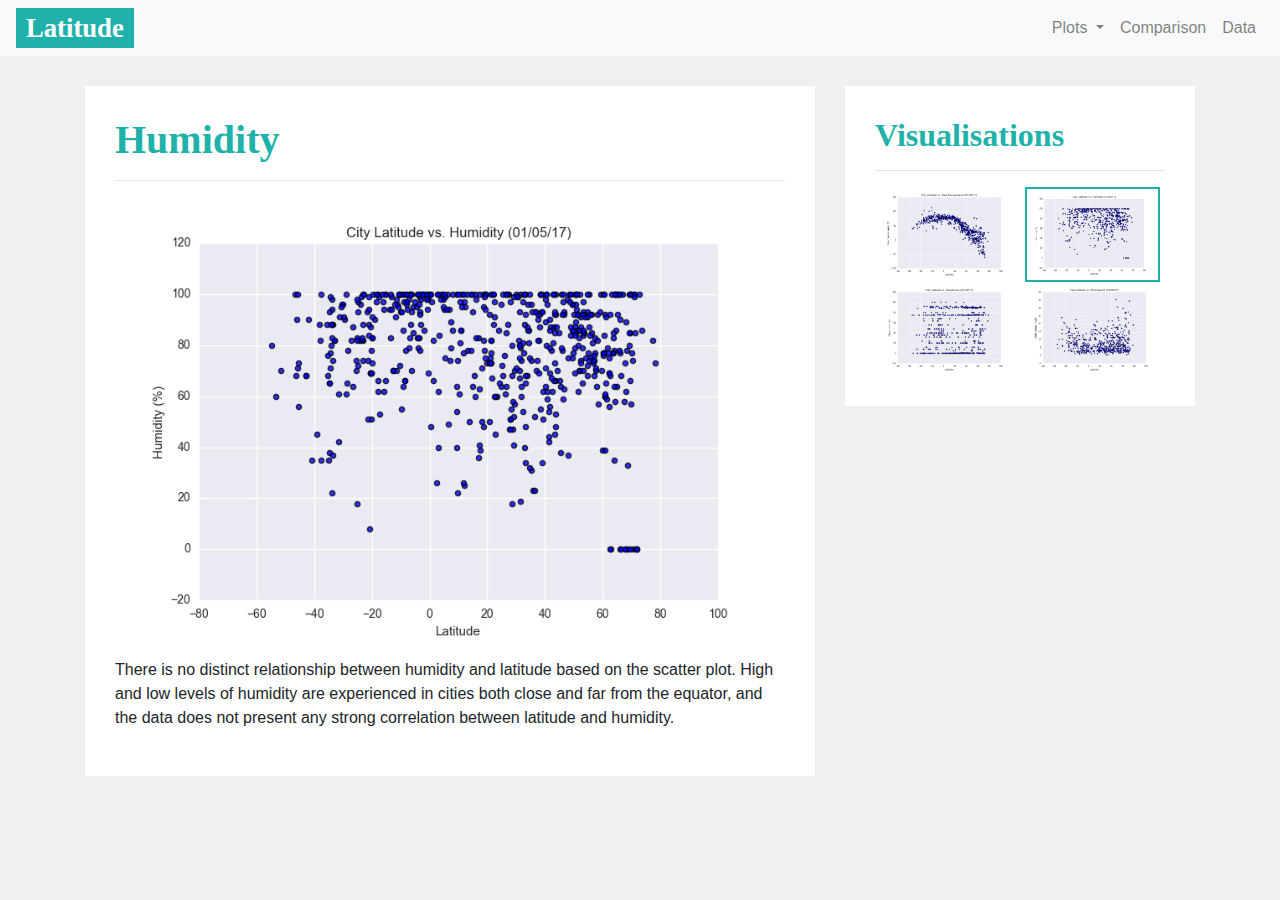
<file: WebVisualisations/humidity.html>
<!DOCTYPE html>
<html lang="en-us">

<head>

  <meta charset="UTF-8">
  <title>Humidity</title>

 <!-- Link to Bootstrap and css -->
 <link rel="stylesheet" href="https://stackpath.bootstrapcdn.com/bootstrap/4.3.1/css/bootstrap.min.css" integrity="sha384-ggOyR0iXCbMQv3Xipma34MD+dH/1fQ784/j6cY/iJTQUOhcWr7x9JvoRxT2MZw1T" crossorigin="anonymous">

 <link rel="stylesheet" href="style.css">
</head>

<body>

<!-- Navigation menu (responsive; invert colours) -->

    <!-- (LHS) Name of the site with link to return to landing page -->
    <nav class="navbar navbar-expand-lg navbar-light bg-light">
        <a class="navbar-brand" href="index.html">Latitude</a>
        <button class="navbar-toggler" type="button" data-toggle="collapse" data-target="#navbarSupportedContent" aria-controls="navbarSupportedContent" aria-expanded="false" aria-label="Toggle navigation">
          <span class="navbar-toggler-icon"></span>
        </button>

    <!-- (RHS) Dropdown menu "Plots", with a link to each viz page  -->
    <!-- (RHS) Link to "Comparisons" page -->
    <!-- (RHS) Link to "Data" page -->
    
        <div class="collapse navbar-collapse" id="navbarSupportedContent">
         <ul class="navbar-nav ml-auto">
          <li class="nav-item dropdown">
            <a class="nav-link dropdown-toggle" href="#" id="navbarDropdown" role="button" data-toggle="dropdown" aria-haspopup="true" aria-expanded="false">
              Plots
            </a>
            <div class="dropdown-menu" aria-labelledby="navbarDropdown">
              <a class="dropdown-item" href="temp.html">Max Temperature</a>
              <a class="dropdown-item" href="humidity.html">Humidity</a>
              <a class="dropdown-item" href="cloudiness.html">Cloudiness</a>
              <a class="dropdown-item" href="wind.html">Wind Speed</a>
            </div>
          </li>
            <li class="nav-item">
                <a class="nav-link" href="comparison.html">Comparison</a>
            </li>
            <li class="nav-item">
                <a class="nav-link" href="data.html">Data</a>
            </li>
         </ul>
    </nav>

    <!-- Page content -->
    <div class="container">
        <div class="row">
            <div class="col-sm-12 col-lg-8">
              <!-- Main visualisation -->
              <div class="box">
                <h1> Humidity </h1>
                <hr>
                <img src="assets/Fig2.png" class="visualisation" alt="Humidity">
                <p>
                  There is no distinct relationship between humidity and latitude based on the scatter plot. High and low levels of humidity are experienced in cities both close and far from the equator, and the data does not present any strong correlation between latitude and humidity. <br>
                </p>
              </div>
            </div>
            <div class="col-sm-12 col-lg-4">
              <!-- Visualisation gallery -->
              <div class="box">
                <h2> Visualisations</h2>
                <hr>
                <div class="container" id="gallery-box">
                  <div class="row">
                    <div class="col-sm-4 col-lg-6">
                      <a href="temp.html"><img src="assets/Fig1.png" class="gallery" alt="Max temperature"></a>
                     </div>
                    <div class="col-sm-4 col-lg-6">
                      <a href="humidity.html"><img src="assets/Fig2.png" class="gallery" id="active-image" alt="Humidity"></a>
                    </div>
                    <div class="col-sm-4 col-lg-6">
                      <a href="cloudiness.html"><img src="assets/Fig3.png" class="gallery" alt="Cloudiness"></a>
                    </div>
                    <div class="offset-sm-4 offset-lg-0 col-sm-4 col-lg-6">
                      <a href="wind.html"><img src="assets/Fig4.png" class="gallery" alt="Wind speed"></a>
                    </div>
                </div>
              </div>
            </div>
          </div>
      </div>


<!-- Boostrap js -->

<script src="https://code.jquery.com/jquery-3.3.1.slim.min.js" integrity="sha384-q8i/X+965DzO0rT7abK41JStQIAqVgRVzpbzo5smXKp4YfRvH+8abtTE1Pi6jizo" crossorigin="anonymous"></script>
<script src="https://cdnjs.cloudflare.com/ajax/libs/popper.js/1.14.7/umd/popper.min.js" integrity="sha384-UO2eT0CpHqdSJQ6hJty5KVphtPhzWj9WO1clHTMGa3JDZwrnQq4sF86dIHNDz0W1" crossorigin="anonymous"></script>
<script src="https://stackpath.bootstrapcdn.com/bootstrap/4.3.1/js/bootstrap.min.js" integrity="sha384-JjSmVgyd0p3pXB1rRibZUAYoIIy6OrQ6VrjIEaFf/nJGzIxFDsf4x0xIM+B07jRM" crossorigin="anonymous"></script>

</body>
  
</html>
</file>
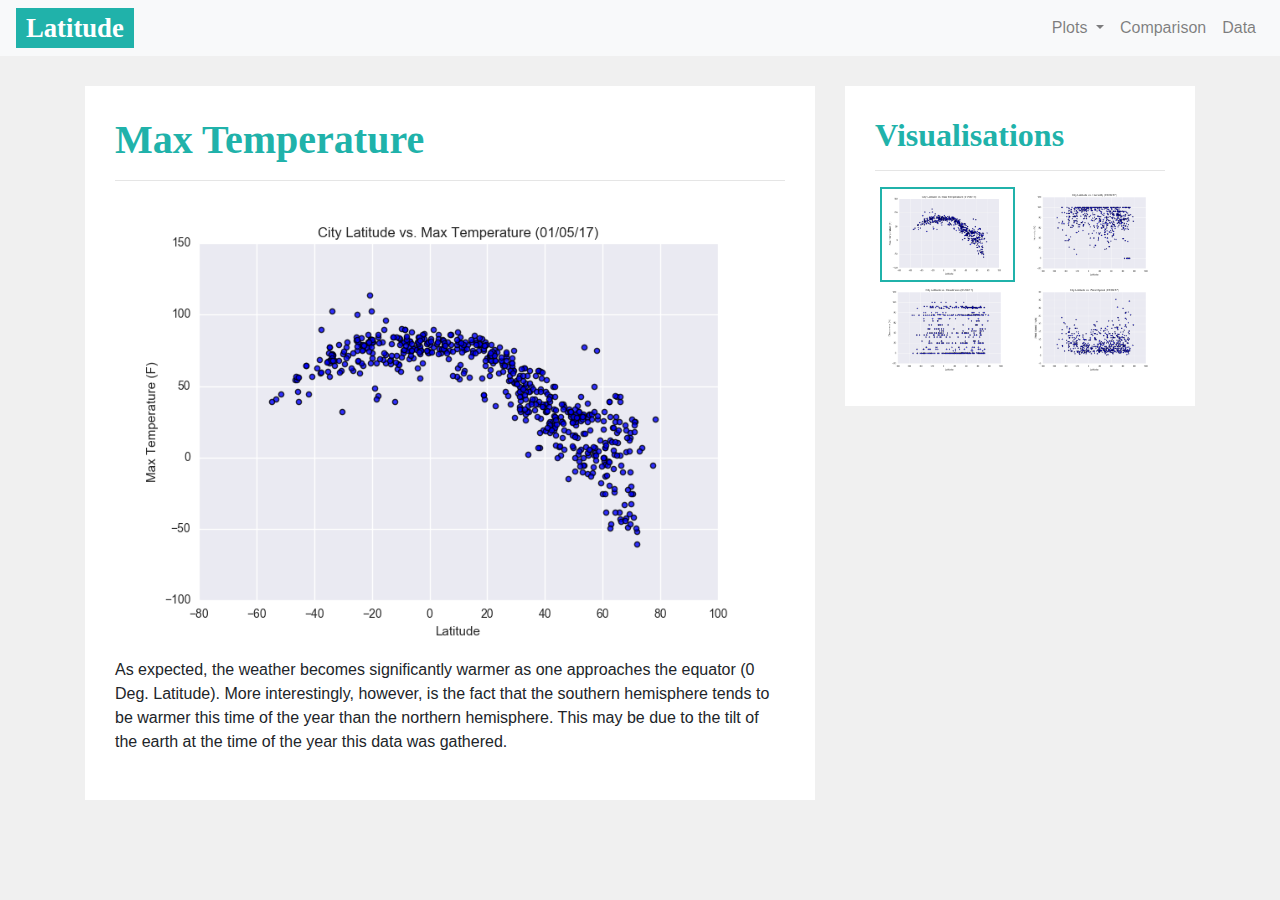
<file: WebVisualisations/temp.html>
<!DOCTYPE html>
<html lang="en-us">

<head>

  <meta charset="UTF-8">
  <title>Maximum Temperature</title>

 <!-- Link to Bootstrap and css -->
 <link rel="stylesheet" href="https://stackpath.bootstrapcdn.com/bootstrap/4.3.1/css/bootstrap.min.css" integrity="sha384-ggOyR0iXCbMQv3Xipma34MD+dH/1fQ784/j6cY/iJTQUOhcWr7x9JvoRxT2MZw1T" crossorigin="anonymous">

 <link rel="stylesheet" href="style.css">
</head>

<body>

<!-- Navigation menu (responsive; invert colours) -->

    <!-- (LHS) Name of the site with link to return to landing page -->
    <nav class="navbar navbar-expand-lg navbar-light bg-light">
        <a class="navbar-brand" href="index.html">Latitude</a>
        <button class="navbar-toggler" type="button" data-toggle="collapse" data-target="#navbarSupportedContent" aria-controls="navbarSupportedContent" aria-expanded="false" aria-label="Toggle navigation">
          <span class="navbar-toggler-icon"></span>
        </button>

    <!-- (RHS) Dropdown menu "Plots", with a link to each viz page  -->
    <!-- (RHS) Link to "Comparisons" page -->
    <!-- (RHS) Link to "Data" page -->
    
        <div class="collapse navbar-collapse" id="navbarSupportedContent">
         <ul class="navbar-nav ml-auto">
          <li class="nav-item dropdown">
            <a class="nav-link dropdown-toggle" href="#" id="navbarDropdown" role="button" data-toggle="dropdown" aria-haspopup="true" aria-expanded="false">
              Plots
            </a>
            <div class="dropdown-menu" aria-labelledby="navbarDropdown">
              <a class="dropdown-item" href="temp.html">Max Temperature</a>
              <a class="dropdown-item" href="humidity.html">Humidity</a>
              <a class="dropdown-item" href="cloudiness.html">Cloudiness</a>
              <a class="dropdown-item" href="wind.html">Wind Speed</a>
            </div>
          </li>
            <li class="nav-item">
                <a class="nav-link" href="comparison.html">Comparison</a>
            </li>
            <li class="nav-item">
                <a class="nav-link" href="data.html">Data</a>
            </li>
         </ul>
    </nav>

    <!-- Page content -->
    <div class="container">
        <div class="row">
            <div class="col-sm-12 col-lg-8">
              <!-- Main visualisation -->
              <div class="box">
                <h1> Max Temperature</h1>
                <hr>
                <img src="assets/Fig1.png" class="visualisation" alt="Max temperature plot">
                <p>
                  As expected, the weather becomes significantly warmer as one approaches the equator (0 Deg. Latitude). More interestingly, however, is the fact that the southern hemisphere tends to be warmer this time of the year than the northern hemisphere. This may be due to the tilt of the earth at the time of the year this data was gathered.<br>
                </p>
              </div>
            </div>
            <div class="col-sm-12 col-lg-4">
              <!-- Visualisation gallery -->
              <div class="box">
                <h2> Visualisations</h2>
                <hr>
                <div class="container" id="gallery-box">
                  <div class="row">
                    <div class="col-sm-4 col-lg-6">
                      <a href="temp.html"><img src="assets/Fig1.png" class="gallery" id="active-image" alt="Max temperature"></a>
                     </div>
                    <div class="col-sm-4 col-lg-6">
                      <a href="humidity.html"><img src="assets/Fig2.png" class="gallery" alt="Humidity"></a>
                    </div>
                    <div class="col-sm-4 col-lg-6">
                      <a href="cloudiness.html"><img src="assets/Fig3.png" class="gallery" alt="Cloudiness"></a>
                    </div>
                    <div class="offset-sm-4 offset-lg-0 col-sm-4 col-lg-6">
                      <a href="wind.html"><img src="assets/Fig4.png" class="gallery" alt="Wind speed"></a>
                    </div>
                </div>
              </div>
            </div>
          </div>
      </div>


<!-- Boostrap js -->

<script src="https://code.jquery.com/jquery-3.3.1.slim.min.js" integrity="sha384-q8i/X+965DzO0rT7abK41JStQIAqVgRVzpbzo5smXKp4YfRvH+8abtTE1Pi6jizo" crossorigin="anonymous"></script>
<script src="https://cdnjs.cloudflare.com/ajax/libs/popper.js/1.14.7/umd/popper.min.js" integrity="sha384-UO2eT0CpHqdSJQ6hJty5KVphtPhzWj9WO1clHTMGa3JDZwrnQq4sF86dIHNDz0W1" crossorigin="anonymous"></script>
<script src="https://stackpath.bootstrapcdn.com/bootstrap/4.3.1/js/bootstrap.min.js" integrity="sha384-JjSmVgyd0p3pXB1rRibZUAYoIIy6OrQ6VrjIEaFf/nJGzIxFDsf4x0xIM+B07jRM" crossorigin="anonymous"></script>

</body>
  
</html>
</file>
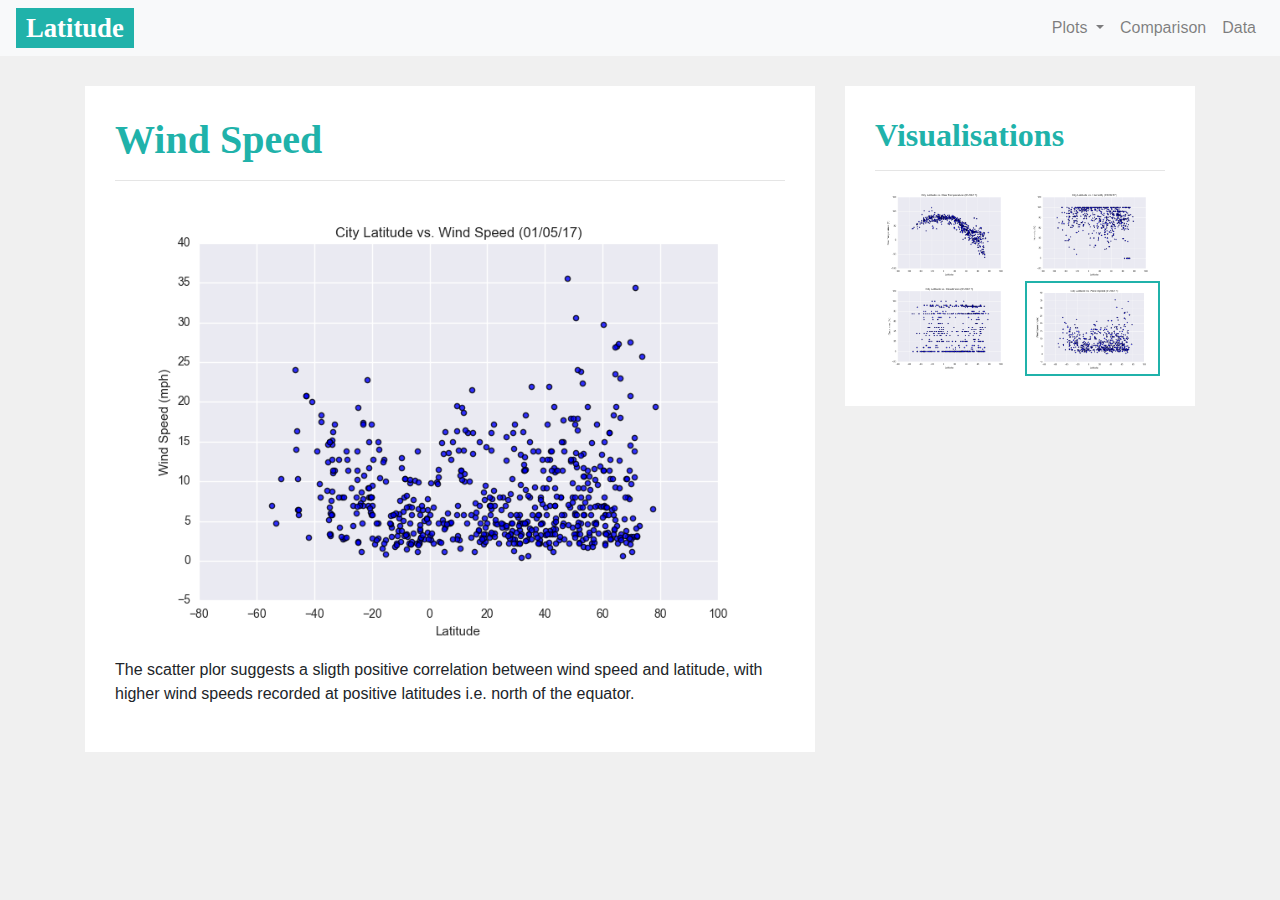
<file: WebVisualisations/wind.html>
<!DOCTYPE html>
<html lang="en-us">

<head>

  <meta charset="UTF-8">
  <title>Wind</title>

 <!-- Link to Bootstrap and css -->
 <link rel="stylesheet" href="https://stackpath.bootstrapcdn.com/bootstrap/4.3.1/css/bootstrap.min.css" integrity="sha384-ggOyR0iXCbMQv3Xipma34MD+dH/1fQ784/j6cY/iJTQUOhcWr7x9JvoRxT2MZw1T" crossorigin="anonymous">

 <link rel="stylesheet" href="style.css">
</head>

<body>

<!-- Navigation menu (responsive; invert colours) -->

    <!-- (LHS) Name of the site with link to return to landing page -->
    <nav class="navbar navbar-expand-lg navbar-light bg-light">
        <a class="navbar-brand" href="index.html">Latitude</a>
        <button class="navbar-toggler" type="button" data-toggle="collapse" data-target="#navbarSupportedContent" aria-controls="navbarSupportedContent" aria-expanded="false" aria-label="Toggle navigation">
          <span class="navbar-toggler-icon"></span>
        </button>

    <!-- (RHS) Dropdown menu "Plots", with a link to each viz page  -->
    <!-- (RHS) Link to "Comparisons" page -->
    <!-- (RHS) Link to "Data" page -->
    
        <div class="collapse navbar-collapse" id="navbarSupportedContent">
         <ul class="navbar-nav ml-auto">
          <li class="nav-item dropdown">
            <a class="nav-link dropdown-toggle" href="#" id="navbarDropdown" role="button" data-toggle="dropdown" aria-haspopup="true" aria-expanded="false">
              Plots
            </a>
            <div class="dropdown-menu" aria-labelledby="navbarDropdown">
              <a class="dropdown-item" href="temp.html">Max Temperature</a>
              <a class="dropdown-item" href="humidity.html">Humidity</a>
              <a class="dropdown-item" href="cloudiness.html">Cloudiness</a>
              <a class="dropdown-item" href="wind.html">Wind Speed</a>
            </div>
          </li>
            <li class="nav-item">
                <a class="nav-link" href="comparison.html">Comparison</a>
            </li>
            <li class="nav-item">
                <a class="nav-link" href="data.html">Data</a>
            </li>
         </ul>
    </nav>

    <!-- Page content -->
    <div class="container">
        <div class="row">
            <div class="col-sm-12 col-lg-8">
              <!-- Main visualisation -->
              <div class="box">
                <h1> Wind Speed </h1>
                <hr>
                <img src="assets/Fig4.png" class="visualisation" alt="Wind Speed">
                <p>
                  The scatter plor suggests a sligth positive correlation between wind speed and latitude, with higher wind speeds recorded at positive latitudes i.e. north of the equator. <br>
                </p>
              </div>
            </div>
            <div class="col-sm-12 col-lg-4">
              <!-- Visualisation gallery -->
              <div class="box">
                <h2> Visualisations</h2>
                <hr>
                <div class="container" id="gallery-box">
                  <div class="row">
                    <div class="col-sm-4 col-lg-6">
                      <a href="temp.html"><img src="assets/Fig1.png" class="gallery" alt="Max temperature"></a>
                     </div>
                    <div class="col-sm-4 col-lg-6">
                      <a href="humidity.html"><img src="assets/Fig2.png" class="gallery" alt="Humidity"></a>
                    </div>
                    <div class="col-sm-4 col-lg-6">
                      <a href="cloudiness.html"><img src="assets/Fig3.png" class="gallery" alt="Cloudiness"></a>
                    </div>
                    <div class="offset-sm-4 offset-lg-0 col-sm-4 col-lg-6">
                      <a href="wind.html"><img src="assets/Fig4.png" class="gallery" id="active-image" alt="Wind speed"></a>
                    </div>
                </div>
              </div>
            </div>
          </div>
      </div>


<!-- Boostrap js -->

<script src="https://code.jquery.com/jquery-3.3.1.slim.min.js" integrity="sha384-q8i/X+965DzO0rT7abK41JStQIAqVgRVzpbzo5smXKp4YfRvH+8abtTE1Pi6jizo" crossorigin="anonymous"></script>
<script src="https://cdnjs.cloudflare.com/ajax/libs/popper.js/1.14.7/umd/popper.min.js" integrity="sha384-UO2eT0CpHqdSJQ6hJty5KVphtPhzWj9WO1clHTMGa3JDZwrnQq4sF86dIHNDz0W1" crossorigin="anonymous"></script>
<script src="https://stackpath.bootstrapcdn.com/bootstrap/4.3.1/js/bootstrap.min.js" integrity="sha384-JjSmVgyd0p3pXB1rRibZUAYoIIy6OrQ6VrjIEaFf/nJGzIxFDsf4x0xIM+B07jRM" crossorigin="anonymous"></script>

</body>
  
</html>
</file>
<file: WebVisualisations/style.css>
a.navbar-brand {
    background-color: lightseagreen;
    font-family: Georgia, 'Times New Roman', Times, serif;
    font-weight: bold;
    font-size: 20pt;
    color: white !important;
    padding: 0px 10px 0px 10px;
    /* margin-bottom: 0px  */
}

.ml-auto .dropdown-menu {
    left: auto !important;
    right: 0px;
  }

body {
    background-color: #f0f0f0;
}

h1,h2 {
    color: lightseagreen;
    font-family: Georgia, 'Times New Roman', Times, serif;
    font-weight: bold;
}

h3 {
    color: lightseagreen;
    font-family: Georgia, 'Times New Roman', Times, serif;
    font-weight: bold;
    text-align: center;
}

.thumbnail {
    display: inline;
    max-width: 50%;
}

.gallery {
    float: left;
    max-width: 100%;
    padding: 1px;
}

#gallery-box .row .col-sm-3, #gallery-box .row .col-lg-6 {
    padding: 0px 5px 0px 5px;
}

.box {
    padding: 30px;
    background-color: white;
    margin-top: 30px;
}

.visualisation {
    max-width: 100%;
}

#active-image {
    border: 2px solid lightseagreen;
}



/* Small screen styling */

@media (max-width:767.98px){
    
    body {
        background-color: white !important;
    }
    
    .navbar.bg-light {
        background-color: lightseagreen !important;
    }

    .navbar-collapse{
        background-color: #f8f9fa;
    }

    .navbar{
        padding: 0px;
    }


}
</file>
